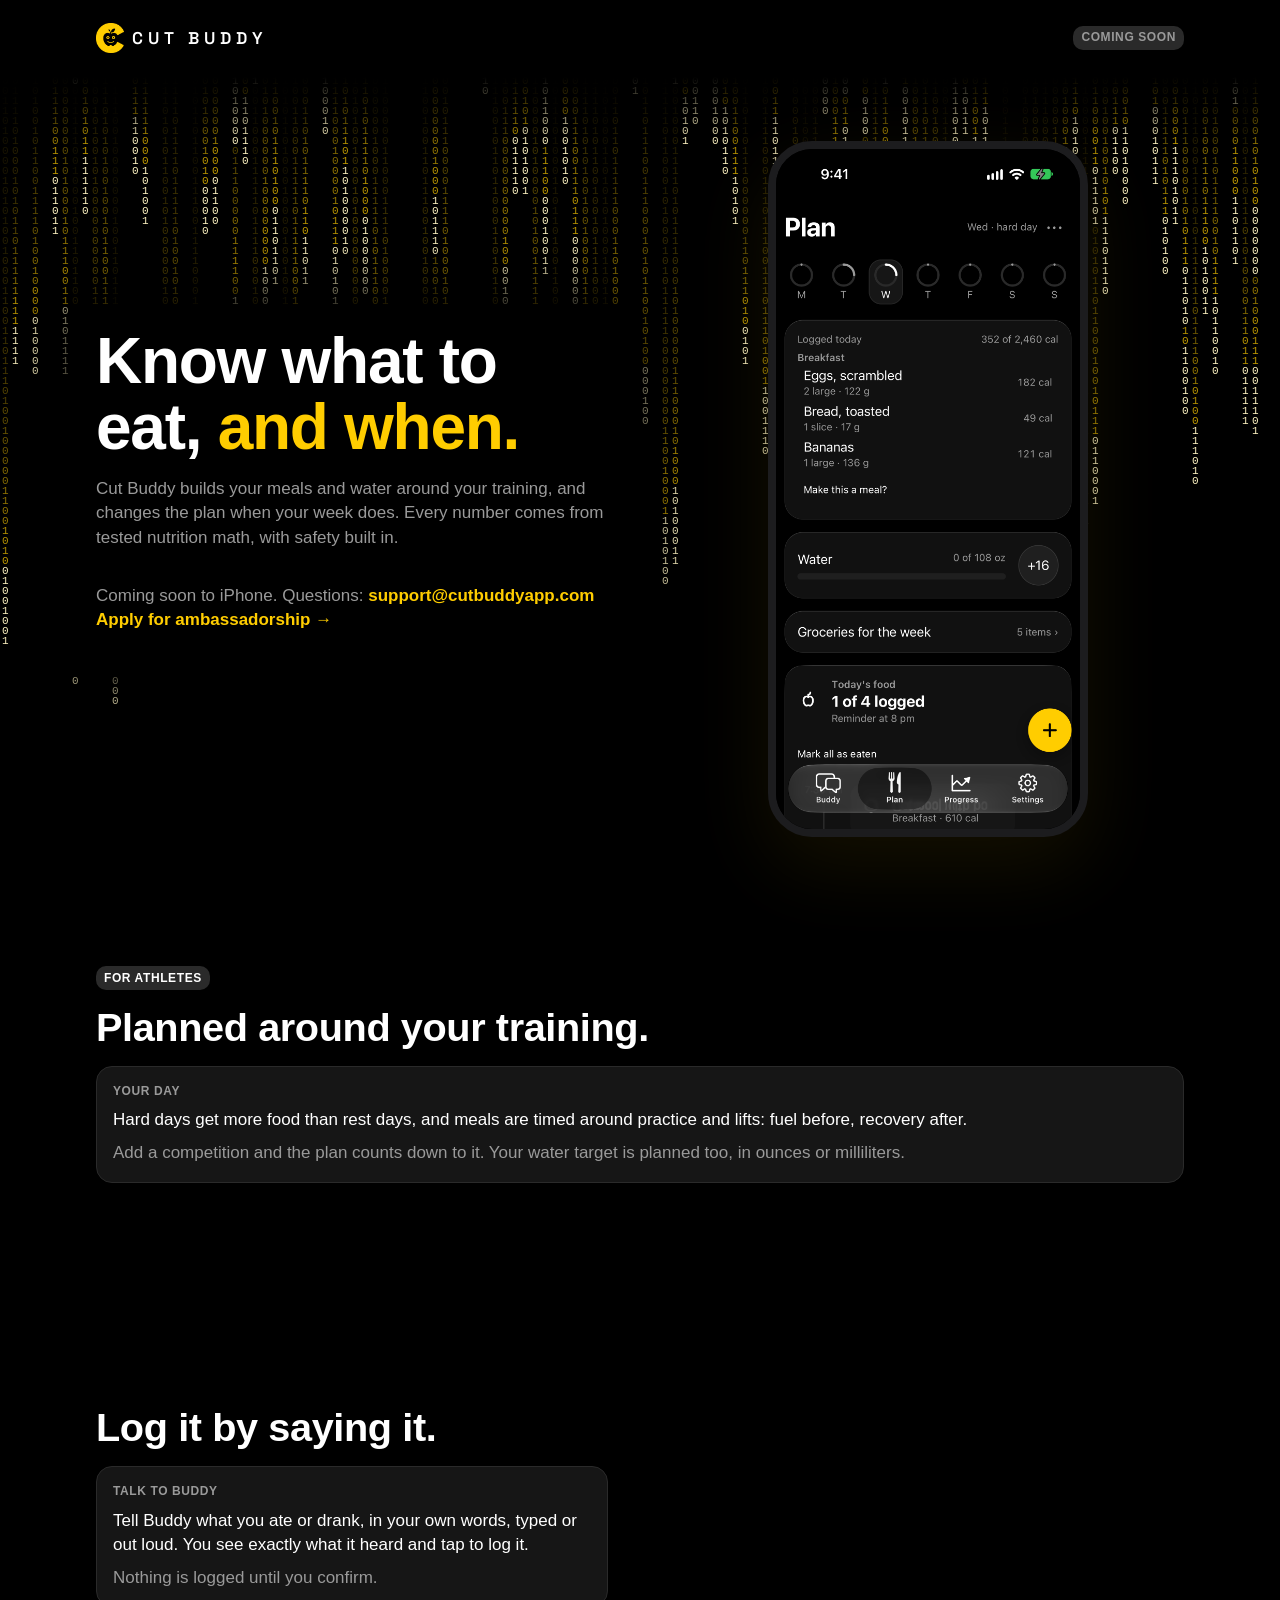
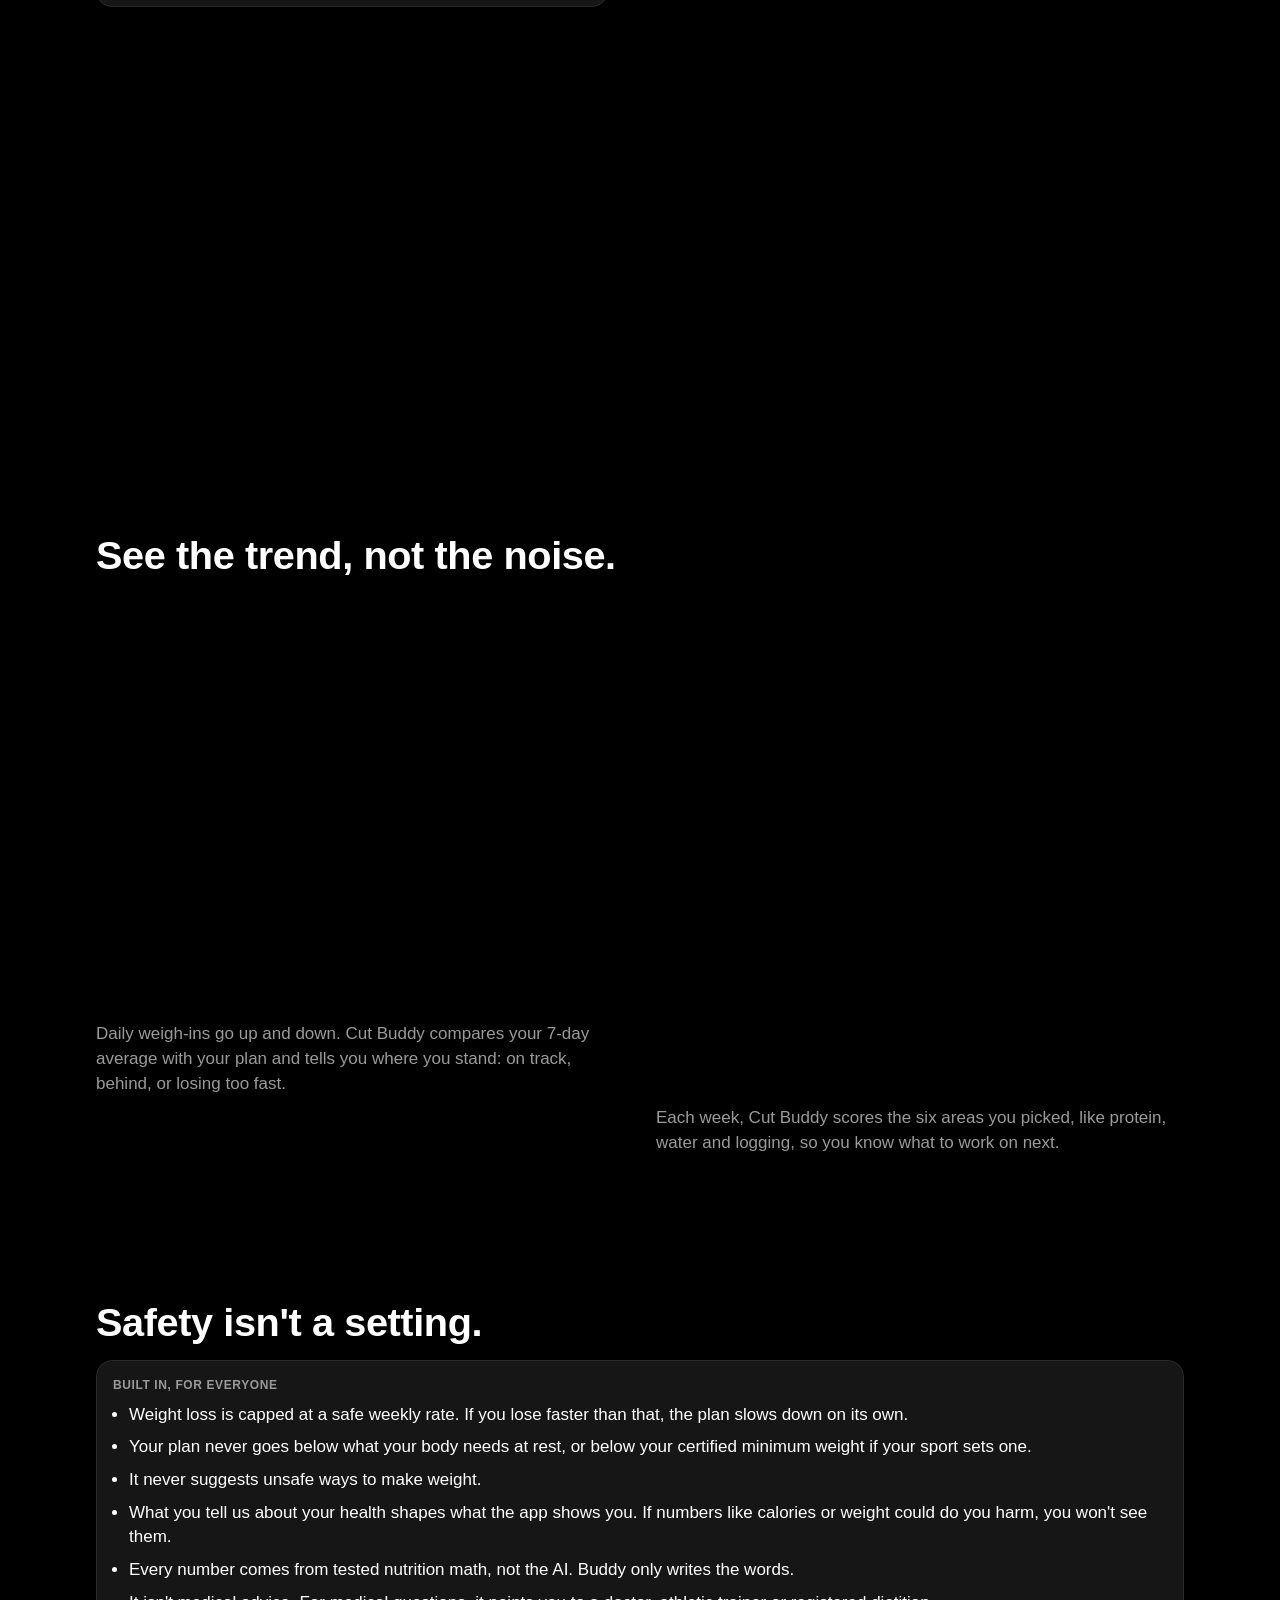
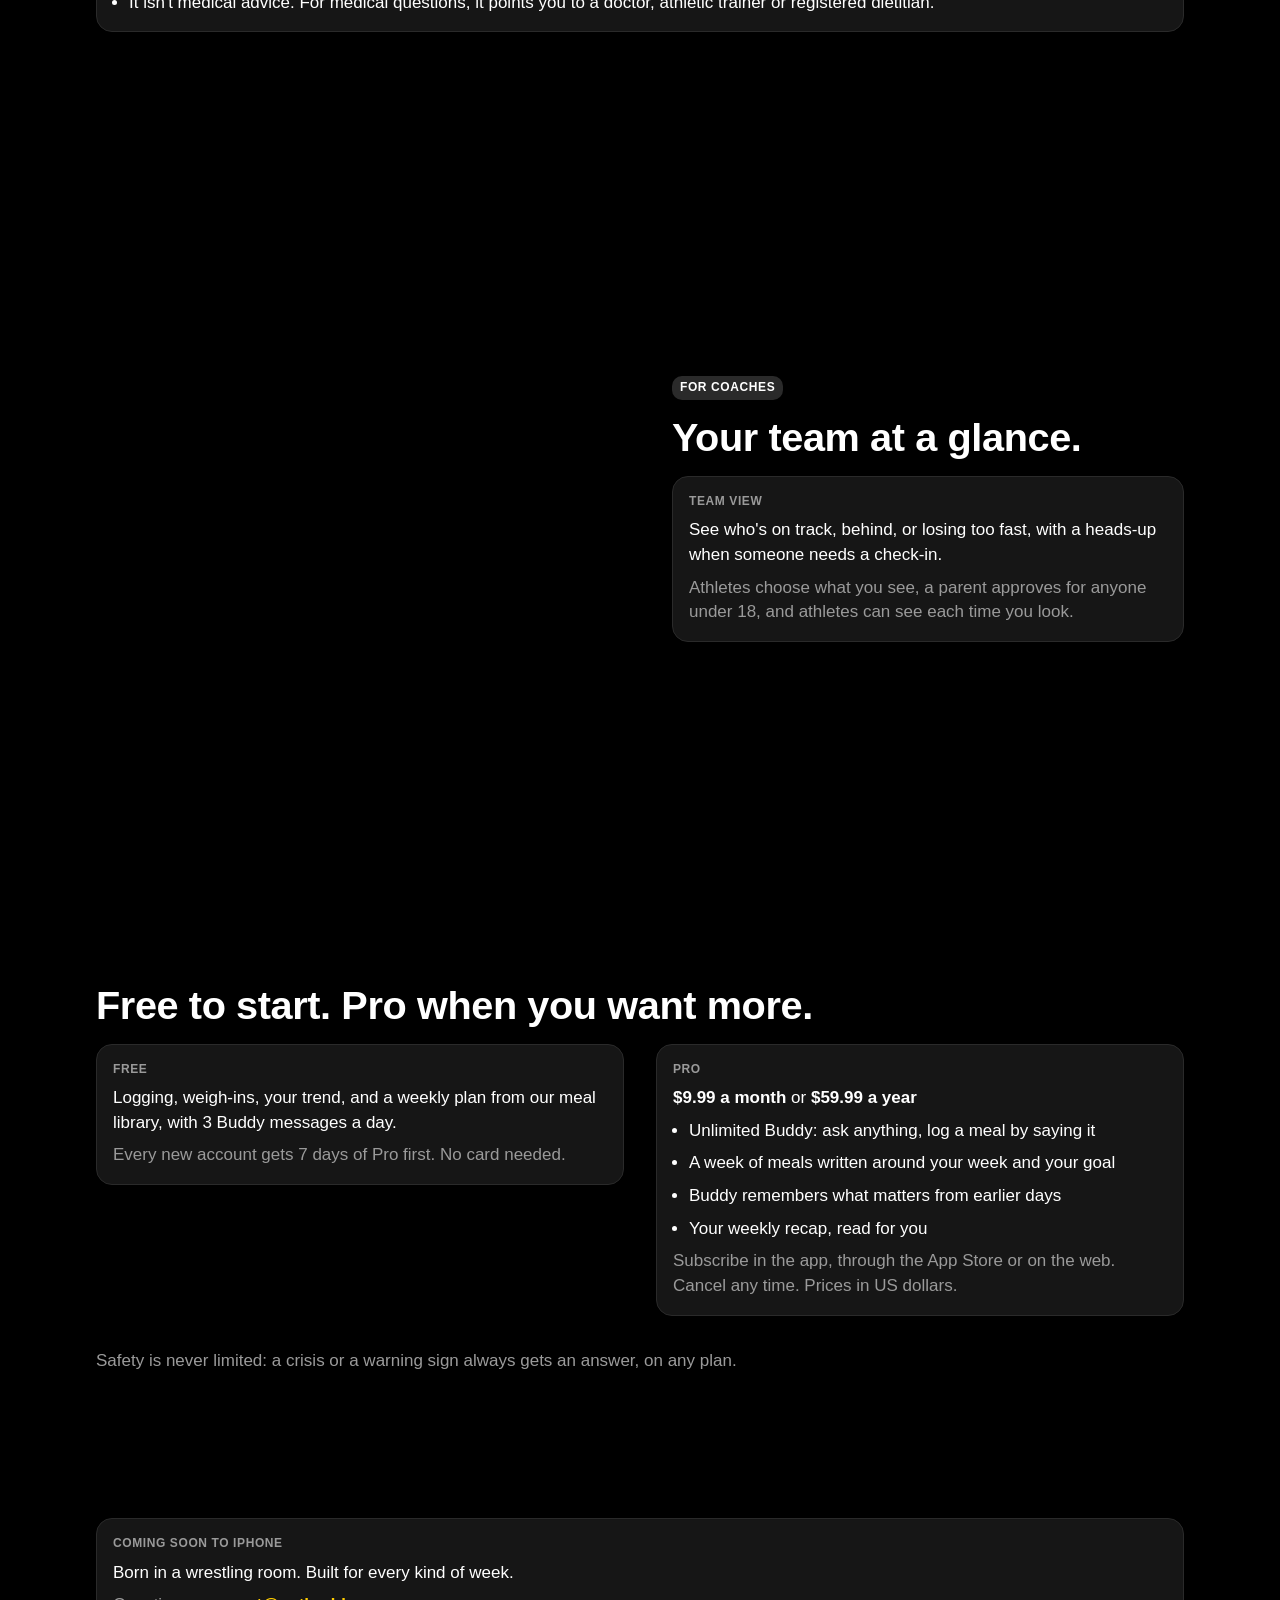
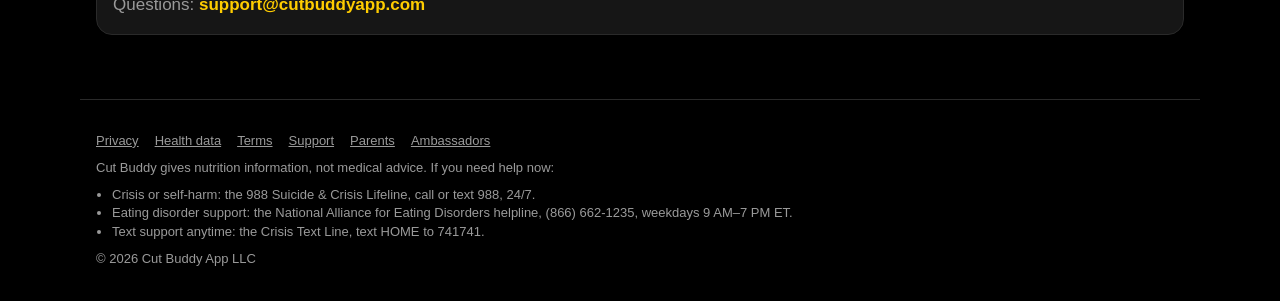
<file: index.html>
<!doctype html><html lang="en"><head><meta charset="utf-8"><meta name="color-scheme" content="dark"><style>html{background:#000;color-scheme:dark}</style><meta name="viewport" content="width=device-width, initial-scale=1, viewport-fit=cover"><meta name="robots" content="noindex, nofollow"><meta name="description" content="Cut Buddy builds your meals and water around your training, and changes the plan when your week does. Coming soon to iPhone."><link rel="icon" href="assets/app-icon-1024.png"><meta property="og:type" content="website"><meta property="og:site_name" content="Cut Buddy"><meta property="og:url" content="https://cutbuddyapp.com/"><meta property="og:title" content="Cut Buddy · Know what to eat, and when."><meta property="og:description" content="Nutrition that adapts to your training, travel and life. Coming soon to iPhone."><meta property="og:image" content="https://cutbuddyapp.com/og-image.png"><meta property="og:image:width" content="1200"><meta property="og:image:height" content="630"><meta property="og:image:alt" content="The Cut Buddy logo, a gold C around a smiling apple, on black, with the words Cut Buddy"><meta name="twitter:card" content="summary_large_image"><link rel="apple-touch-icon" href="apple-touch-icon.png"><link rel="preload" href="assets/fonts/SpaceGrotesk-Variable.ttf" as="font" type="font/ttf" crossorigin><link rel="stylesheet" href="theme.css"><script>/* The wordmark decodes on load (script after the header); until then its letters stay hidden. A failsafe shows them after 2.5 s. */if(!matchMedia("(prefers-reduced-motion: reduce)").matches){document.documentElement.classList.add("cb-wm-wait");setTimeout(function(){document.documentElement.classList.remove("cb-wm-wait")},2500)}</script><title>Cut Buddy: know what to eat, and when</title>
<style>
  /* Home-page layout only. Every value comes from theme.css. */
  .split { display: grid; gap: var(--cb-space-xl); align-items: center; }
  .shot { margin: 0; display: grid; justify-items: center; }
  .shot .cb-phone { justify-self: center; }
  /* Crops on wide screens: the image at most 402 px wide (3x for the 1206 px
     captures), so it's never upscaled; the card's padding and border go on top. */
  .crop { margin: 0; width: min(100%, calc(402px + 2 * var(--cb-space-md) + 2px)); justify-self: center; }
  .crop img { display: block; width: 100%; height: auto; border-radius: var(--cb-radius-sm); }
  .chart { margin: 0; }
  .chart img { display: block; width: 100%; height: auto; }
  main { overflow-x: clip; }  /* the desktop slides start off-screen; clip, not hidden, so nothing else changes */
  .hero { padding-top: var(--cb-space-sm); position: relative; isolation: isolate; }
  .hero .cb-display .hl { color: var(--cb-gold); }
  .lede { font-size: var(--cb-body-size); color: var(--cb-muted); max-width: 34em; margin: 0; }
  .h2 { font-size: calc(var(--cb-display-size) * 0.62); font-weight: 700; line-height: 1.1; letter-spacing: -0.01em; margin: 0; text-wrap: balance; }
  .pair { display: grid; gap: var(--cb-space-xl); align-items: start; }
  @media (max-width: 768px) { .crop { width: min(100%, calc(var(--cb-page) * 0.4)); } }  /* phones: as the live site */
  @media (min-width: 900px) {
    .split { grid-template-columns: 1fr 1fr; gap: calc(var(--cb-space-xl) * 2); }
    .split.flip > :first-child { order: 2; }
    .pair { grid-template-columns: 1fr 1fr; }
    .cb-section { padding-block: calc(var(--cb-space-xl) * 2); }
  }
</style></head><body>
<div class="cb-topbar" id="topbar"><header class="cb-wrap cb-header">
  <a class="cb-brand" href="index.html" aria-label="Cut Buddy, home"><img src="assets/logo-mark.png" alt="" width="390" height="427"><span class="cb-wordmark" id="wordmark">Cut Buddy</span></a>
  <span class="cb-pill is-dim">Coming soon</span>
</header></div>
<script src="assets/site.js"></script>
<main>

<section class="cb-wrap cb-section hero" id="hero" aria-labelledby="hero-heading">
  <canvas class="cb-rain" id="rain" aria-hidden="true"></canvas>
  <div class="split">
    <div class="cb-stack">
      <h1 class="cb-display" id="hero-heading">Know what to eat, <span class="hl">and when.</span></h1>
      <p class="lede">Cut Buddy builds your meals and water around your training, and changes the plan when your week does. Every number comes from tested nutrition math, with safety built&nbsp;in.</p>
      <p class="cb-muted">Coming soon to iPhone. Questions: <a class="cb-link" href="mailto:support@cutbuddyapp.com">support@cutbuddyapp.com</a><br>
        <a class="cb-link" href="ambassadors.html">Apply for ambassadorship →</a></p>
    </div>
    <figure class="shot" data-slide="exit">
      <div class="cb-phone"><img src="assets/screens/plan.png" alt="The Plan screen for a sample athlete: the week ahead, today's breakfast logged (eggs, toast and a banana, 352 of 2,460 calories), water, the grocery list and today's planned meals." width="1206" height="2622"></div>
    </figure>
  </div>
</section>

<section class="cb-wrap cb-section" aria-labelledby="plan-heading">
  <div class="cb-stack">
    <span><span class="cb-pill">For athletes</span></span>
    <h2 class="h2" id="plan-heading">Planned around your training.</h2>
    <div class="cb-card">
      <p class="cb-label">Your day</p>
      <p>Hard days get more food than rest days, and meals are timed around practice and lifts: fuel before, recovery after.</p>
      <p class="cb-muted">Add a competition and the plan counts down to it. Your water target is planned too, in ounces or milliliters.</p>
    </div>
  </div>
</section>

<section class="cb-wrap cb-section" aria-labelledby="log-heading">
  <div class="split">
    <div class="cb-stack">
      <h2 class="h2" id="log-heading">Log it by saying it.</h2>
      <div class="cb-card">
        <p class="cb-label">Talk to Buddy</p>
        <p>Tell Buddy what you ate or drank, in your own words, typed or out loud. You see exactly what it heard and tap to log it.</p>
        <p class="cb-muted">Nothing is logged until you confirm.</p>
      </div>
      <figure class="crop cb-card" data-slide="left">
        <img src="assets/screens/chat-confirm.png" alt="Buddy chat: someone typed &quot;Had a chicken bowl with rice and black beans for lunch&quot;. Buddy answers with the protein so far and what's still to go, and asks them to check the card and tap Log all. Below it: Logged 3 items to lunch." width="1206" height="760" loading="lazy" decoding="async">
      </figure>
    </div>
    <figure class="shot" data-slide="right">
      <div class="cb-phone"><img src="assets/screens/voice-mode.png" alt="Voice mode at the end of a conversation: Buddy says &quot;Here's what I've got: your lunch. Tap Log all to save it.&quot; above one card, a chicken bowl with rice and black beans, with Log all and Change." width="1206" height="2622" loading="lazy" decoding="async"></div>
    </figure>
  </div>
</section>

<section class="cb-wrap cb-section" aria-labelledby="trend-heading">
  <div class="cb-stack">
    <h2 class="h2" id="trend-heading">See the trend, not the noise.</h2>
    <div class="pair">
      <div class="cb-stack">
        <figure class="cb-card chart" data-slide="left">
          <p class="cb-label">Weight against plan</p>
          <img src="assets/screens/weight-chart.png" alt="A sample weight chart: daily weigh-ins as gray dots, the 7-day average as a gold line following the dashed plan line down to today." width="1106" height="752" loading="lazy" decoding="async">
        </figure>
        <p class="cb-muted">Daily weigh-ins go up and down. Cut Buddy compares your 7-day average with your plan and tells you where you stand: on track, behind, or losing too fast.</p>
      </div>
      <div class="cb-stack">
        <figure class="crop cb-card" data-slide="right">
          <img src="assets/screens/score-card.png" alt="This week's score for a sample athlete: 93, dialed in, with a radar of the six areas, and a tile for each: protein, energy, weight, fueling, water and logging, all on track." width="1206" height="1336" loading="lazy" decoding="async">
        </figure>
        <p class="cb-muted">Each week, Cut Buddy scores the six areas you picked, like protein, water and logging, so you know what to work on next.</p>
      </div>
    </div>
  </div>
</section>

<section class="cb-wrap cb-section" aria-labelledby="safety-heading">
  <div class="cb-stack">
    <h2 class="h2" id="safety-heading">Safety isn't a setting.</h2>
    <div class="cb-card">
      <p class="cb-label">Built in, for everyone</p>
      <ul class="cb-list">
        <li>Weight loss is capped at a safe weekly rate. If you lose faster than that, the plan slows down on its own.</li>
        <li>Your plan never goes below what your body needs at rest, or below your certified minimum weight if your sport sets one.</li>
        <li>It never suggests unsafe ways to make weight.</li>
        <li>What you tell us about your health shapes what the app shows you. If numbers like calories or weight could do you harm, you won't see them.</li>
        <li>Every number comes from tested nutrition math, not the AI. Buddy only writes the words.</li>
        <li>It isn't medical advice. For medical questions, it points you to a doctor, athletic trainer or registered dietitian.</li>
      </ul>
    </div>
  </div>
</section>

<section class="cb-wrap cb-section" aria-labelledby="coach-heading">
  <div class="split flip">
    <div class="cb-stack">
      <span><span class="cb-pill">For coaches</span></span>
      <h2 class="h2" id="coach-heading">Your team at a glance.</h2>
      <div class="cb-card">
        <p class="cb-label">Team view</p>
        <p>See who's on track, behind, or losing too fast, with a heads-up when someone needs a check-in.</p>
        <p class="cb-muted">Athletes choose what you see, a parent approves for anyone under 18, and athletes can see each time you look.</p>
      </div>
    </div>
    <figure class="shot" data-slide="left">
      <div class="cb-phone"><img src="assets/screens/coach-roster.png" alt="A sample coach's team screen: a heads-up that one athlete is losing faster than the safe rate, then the team grouped as too fast, behind and on track." width="804" height="1748" loading="lazy" decoding="async"></div>
    </figure>
  </div>
</section>

<section class="cb-wrap cb-section" id="pricing" aria-labelledby="pricing-heading">
  <div class="cb-stack">
    <h2 class="h2" id="pricing-heading">Free to start. Pro when you want more.</h2>
    <div class="pair">
      <div class="cb-card">
        <p class="cb-label">Free</p>
        <p>Logging, weigh-ins, your trend, and a weekly plan from our meal library, with 3 Buddy messages a day.</p>
        <p class="cb-muted">Every new account gets 7 days of Pro first. No card needed.</p>
      </div>
      <div class="cb-card">
        <p class="cb-label">Pro</p>
        <p><strong>$9.99 a month</strong> or <strong>$59.99 a year</strong></p>
        <ul class="cb-list">
          <li>Unlimited Buddy: ask anything, log a meal by saying it</li>
          <li>A week of meals written around your week and your goal</li>
          <li>Buddy remembers what matters from earlier days</li>
          <li>Your weekly recap, read for you</li>
        </ul>
        <p class="cb-muted">Subscribe in the app, through the App Store or on the web. Cancel any time. Prices in US dollars.</p>
      </div>
    </div>
    <p class="cb-muted">Safety is never limited: a crisis or a warning sign always gets an answer, on any plan.</p>
  </div>
</section>

<section class="cb-wrap cb-section" aria-labelledby="soon-heading">
  <div class="cb-card">
    <p class="cb-label" id="soon-heading">Coming soon to iPhone</p>
    <p>Born in a wrestling room. Built for every kind of week.</p>
    <p class="cb-muted">Questions: <a class="cb-link" href="mailto:support@cutbuddyapp.com">support@cutbuddyapp.com</a></p>
  </div>
</section>

</main>
<footer class="cb-wrap cb-footer">
  <nav aria-label="Policies and support"><a href="privacy.html">Privacy</a><a href="health-data.html">Health data</a><a href="terms.html">Terms</a><a href="support.html">Support</a><a href="guardians.html">Parents</a><a href="ambassadors.html">Ambassadors</a></nav>
  <p>Cut Buddy gives nutrition information, not medical advice. If you need help now:</p>
<!-- helplines:start (written by scripts/render-helplines.mjs from src/chat/helplines.ts; don't edit by hand) -->
<ul class="helplines">
<li>Crisis or self-harm: the 988 Suicide &amp; Crisis Lifeline, call or text 988, 24/7.</li>
<li>Eating disorder support: the National Alliance for Eating Disorders helpline, (866) 662-1235, weekdays 9 AM–7 PM ET.</li>
<li>Text support anytime: the Crisis Text Line, text HOME to 741741.</li>
</ul>
<!-- helplines:end -->
  <p>© 2026 Cut Buddy App LLC</p>
</footer>
<script>
/* The home page's motion (the bar's line is assets/site.js): the launch rain behind the
   hero, and (wide screens only) the screenshots sliding in. No libraries,
   nothing loaded, nothing stored. Colours and the digit font come from theme.css. */
(function () {
  "use strict";
  var reduced = window.matchMedia("(prefers-reduced-motion: reduce)").matches;
  var wide = window.matchMedia("(min-width: 769px)");   // phones (768 px and under) get no scroll motion

  /* ---- Wide screens: screenshots slide in from their side, and back out once
     they've fully left; whenever any of one is on screen it's fully opaque ---- */
  var hero = document.getElementById("hero");
  var heroShot = hero.querySelector('[data-slide="exit"]');
  if (!reduced && "IntersectionObserver" in window) {
    document.documentElement.classList.add("cb-motion");
    var io = new IntersectionObserver(function (entries) {
      entries.forEach(function (e) {
        if (e.isIntersecting) e.target.classList.add("is-in");
        else e.target.classList.remove("is-in");
      });
    }, { threshold: 0, rootMargin: "0px 0px -10% 0px" });
    document.querySelectorAll('[data-slide="left"], [data-slide="right"]').forEach(function (el) { io.observe(el); });
  }
  // The hero phone follows the scroll off to the right as the hero leaves (wide screens only).
  function onScrollHero() {
    var p = reduced || !wide.matches ? 0 : Math.min(1, Math.max(0, window.scrollY / Math.max(1, hero.offsetHeight * 0.85)));
    heroShot.style.transform = p === 0 ? "" : "translate3d(" + (40 * p).toFixed(2) + "vw,0,0)";
    heroShot.style.opacity = p === 0 ? "" : (1 - p).toFixed(3);
  }

  var ticking = false;
  window.addEventListener("scroll", function () {
    if (ticking) return; ticking = true;
    requestAnimationFrame(function () { ticking = false; onScrollHero(); });
  }, { passive: true });
  wide.addEventListener("change", onScrollHero);
  onScrollHero();

  /* ---- The launch rain (cut-buddy-ai design/launch-animation, the reference) ----
     Gold 0s and 1s in 10 px columns, 1–2 drops a column at 34–68 rows a second,
     trails fading by e^(-3.4 t), heads pale gold, on a transparent canvas. A soft
     dark fade keeps it out from behind the text block from the first frame.
     From 2 s it settles over 4 s, gradually: the intro streams retire one
     by one at random times, each new drop falls a little slower than the last,
     trails lengthen, slow drops drift in from above, and the whole layer eases
     down (a sine ease, gentle at both ends) to --cb-rain-rest.
     Paused whenever the hero is off-screen or the tab is hidden; a resize or a
     rotation keeps what's falling. With reduced motion there's no rain at all. */
  var cv = document.getElementById("rain");
  var ctx = !reduced && cv.getContext && cv.getContext("2d");
  if (!ctx) { cv.hidden = true; return; }
  var css = getComputedStyle(document.documentElement);
  var GOLD = css.getPropertyValue("--cb-gold").trim();
  var PALE = css.getPropertyValue("--cb-gold-pale").trim();
  var BLACK = css.getPropertyValue("--cb-black").trim();
  var MONO = css.getPropertyValue("--cb-mono").trim();
  var textBlock = hero.querySelector(".split > .cb-stack");
  var CELL = 10, SETTLE = 2.0, EASE = 4.0, RETIRE = 3.2;   // seconds: settle start, its length, the spread of stream retirements
  var W = 0, H = 0, COLS = 0, ROWS = 0, dpr = 1, bright, ch, drops = [], clearBox, zone;
  var live = [], lit;   // the lit cells only, so a frame never scans the whole grid
  var hole;             // the cells the dark fade covers completely: never drawn
  var t = 0, last = null, raf = 0, visible = true, settled = false;
  var level = 1, rest = 0.22, eased = 0;   // the layer's brightness: 1 in the intro, easing to rest

  // Intro drops as the reference, sped up in proportion when the hero is taller
  // than its 85-row screen; slow drops after the settle.
  function drop(col, slow, y) {
    var fast = (34 + Math.random() * 34) * Math.max(1, ROWS / 85), calm = 4 + Math.random() * 6;
    return { col: col, slow: slow, prev: null, retire: SETTLE + Math.random() * RETIRE,
      y: y !== undefined ? y : slow ? -Math.random() * ROWS : -Math.random() * ROWS * 0.9,
      // an intro drop born during the settle falls slower the further the settle has gone
      v: slow ? calm : fast + (calm * 2 - fast) * eased };
  }
  function addDrops(fromCol) {
    for (var c = fromCol; c < COLS; c++) {
      if (settled) { if (c % 3 === 0) drops.push(drop(c, true)); continue; }
      var n = 1 + (Math.random() < 0.55 ? 1 : 0);
      for (var d = 0; d < n; d++) drops.push(drop(c, false));
    }
  }
  // Size the canvas to the hero (devicePixelRatio, capped at 3, and lower for a
  // very large canvas), keeping what's already on it and what's falling.
  function size() {
    rest = parseFloat(getComputedStyle(cv).getPropertyValue("--cb-rain-rest")) || 0.22;   // differs by width
    var r = cv.getBoundingClientRect();
    var w = Math.max(1, Math.round(r.width)), h = Math.max(1, Math.round(r.height));
    var d = Math.min(window.devicePixelRatio || 1, 3);
    while (d > 1 && w * h * d * d > 8e6) d -= 0.5;
    var b = textBlock.getBoundingClientRect();
    var box = { x: b.left - r.left, y: b.top - r.top, w: b.width, h: b.height };
    var moved = !clearBox || box.x !== clearBox.x || box.y !== clearBox.y || box.w !== clearBox.w || box.h !== clearBox.h;
    clearBox = box;
    if (moved || d !== dpr) makeZone(d);
    hole = { c0: Math.ceil((box.x - PAD) / CELL), c1: Math.floor((box.x + box.w + PAD) / CELL) - 1,
             r0: Math.ceil((box.y - PAD) / CELL) + 1, r1: Math.floor((box.y + box.h + PAD) / CELL) - 2 };
    if (w === W && h === H && d === dpr) return;
    var cols = Math.ceil(w / CELL), rows = Math.ceil(h / CELL);
    var nb = new Float32Array(cols * rows), nc = new Uint8Array(cols * rows);
    for (var i = 0; i < nc.length; i++) nc[i] = Math.random() < 0.5 ? 0 : 1;
    if (bright) for (var y = 0; y < Math.min(rows, ROWS); y++) for (var x = 0; x < Math.min(cols, COLS); x++) {
      nb[y * cols + x] = bright[y * COLS + x]; nc[y * cols + x] = ch[y * COLS + x];
    }
    var oldCols = COLS;
    W = w; H = h; dpr = d; COLS = cols; ROWS = rows; bright = nb; ch = nc;
    lit = new Uint8Array(cols * rows); live = [];
    for (var q = 0; q < nb.length; q++) if (nb[q] > 0) { lit[q] = 1; live.push(q); }
    cv.width = Math.round(W * dpr); cv.height = Math.round(H * dpr);
    drops = drops.filter(function (dr) { return dr.col < COLS; });
    addDrops(oldCols);
  }

  // The soft dark fade over the text block, blurred once and reused every frame.
  var PAD = 24, BLUR = 56, M = PAD + BLUR * 2;
  function makeZone(d) {
    var k = clearBox, z = document.createElement("canvas");
    z.width = Math.ceil((k.w + M * 2) * d); z.height = Math.ceil((k.h + M * 2) * d);
    var x = z.getContext("2d"); x.fillStyle = BLACK; x.shadowColor = BLACK; x.shadowBlur = BLUR * d;
    x.fillRect((M - PAD) * d, (M - PAD) * d, (k.w + PAD * 2) * d, (k.h + PAD * 2) * d);
    x.fillRect((M - PAD) * d, (M - PAD) * d, (k.w + PAD * 2) * d, (k.h + PAD * 2) * d);
    zone = z;
  }

  function draw(dt) {
    for (var d = 0; d < drops.length; d++) {
      var dr = drops[d]; if (dr.dead) continue;
      var from = Math.floor(dr.prev === null ? dr.y : dr.prev); dr.prev = dr.y;
      dr.y += dr.v * dt; var to = Math.floor(dr.y);
      for (var row = Math.max(0, from); row <= Math.min(ROWS - 1, to); row++) {
        var idx = row * COLS + dr.col; bright[idx] = 1; ch[idx] = Math.random() < 0.5 ? 0 : 1;
        if (!lit[idx]) { lit[idx] = 1; live.push(idx); }
      }
      if (dr.y > ROWS + 4) {
        if (dr.slow || t < dr.retire) { var nd = drop(dr.col, dr.slow, -Math.random() * 12); dr.y = nd.y; dr.v = nd.v; dr.prev = null; }
        else dr.dead = true;   // past its own retirement time, an intro stream finishes its fall and stops
      }
    }
    if (settled) drops = drops.filter(function (dr) { return !dr.dead; });
    // The settle's progress, eased (sine in-out): it drives the layer's brightness
    // and lengthens the trails from the reference's e^(-3.4 t) to e^(-1.2 t).
    var k = settled ? Math.min(1, (t - SETTLE) / EASE) : 0;
    eased = (1 - Math.cos(Math.PI * k)) / 2;
    level = 1 - (1 - rest) * eased;
    var decay = Math.exp(-dt * (3.4 - 2.2 * eased));
    ctx.setTransform(1, 0, 0, 1, 0, 0);
    ctx.globalAlpha = 1; ctx.clearRect(0, 0, cv.width, cv.height);
    ctx.setTransform(dpr, 0, 0, dpr, 0, 0);
    ctx.font = "500 11px " + MONO; ctx.textBaseline = "top";
    var fill = "";
    var keep = 0;
    for (var n = 0; n < live.length; n++) {
      var i = live[n], b = bright[i];
      if (b < 0.05) { bright[i] = 0; lit[i] = 0; continue; }   // too faint to see: retired
      live[keep++] = i; bright[i] = b * decay;
      var col = i % COLS, row = (i - col) / COLS;
      if (col >= hole.c0 && col <= hole.c1 && row >= hole.r0 && row <= hole.r1) continue;   // under the dark fade
      var head = b > 0.93, f = head ? PALE : GOLD;
      if (f !== fill) { ctx.fillStyle = fill = f; }
      ctx.globalAlpha = (head ? b : b * 0.9) * level;
      ctx.fillText(ch[i] ? "1" : "0", col * CELL + 2, row * CELL - 1);
    }
    live.length = keep;
    ctx.setTransform(1, 0, 0, 1, 0, 0); ctx.globalAlpha = 1;
    ctx.drawImage(zone, Math.round((clearBox.x - M) * dpr), Math.round((clearBox.y - M) * dpr));
  }

  function tick(now) {
    raf = 0;
    if (!visible) { last = null; return; }
    // Time only moves while it's drawn: a frame after a pause counts as one frame, never a burst.
    var dt = last === null ? 1 / 60 : Math.min(0.05, (now - last) / 1000); last = now;
    t += dt;
    if (t >= 0.25) draw(dt);
    if (!settled && t >= SETTLE) {
      settled = true;
      addDrops(0);   // the slow rain begins above the top; the intro streams keep falling until they retire
    }
    cv.dataset.frames = (+cv.dataset.frames || 0) + 1;   // a frame count, for checking that it pauses
    cv.dataset.phase = !settled ? "intro" : eased < 1 ? "settling" : "rest";
    raf = requestAnimationFrame(tick);
  }
  function resume() { if (!raf && visible) raf = requestAnimationFrame(tick); }

  size();
  // Resizes, rotations and late layout (fonts, images) re-size the canvas without restarting it.
  var pending = false;
  new ResizeObserver(function () { if (pending) return; pending = true; requestAnimationFrame(function () { pending = false; size(); }); }).observe(hero);
  var onScreen = true;
  function update() { visible = onScreen && !document.hidden; last = null; if (visible) resume(); }
  new IntersectionObserver(function (e) { onScreen = e[0].isIntersecting; update(); }).observe(hero);
  document.addEventListener("visibilitychange", update);
  window.addEventListener("pageshow", function (e) { if (e.persisted) update(); });   // back/forward cache
  resume();
})();
</script>
</body></html>
</file>
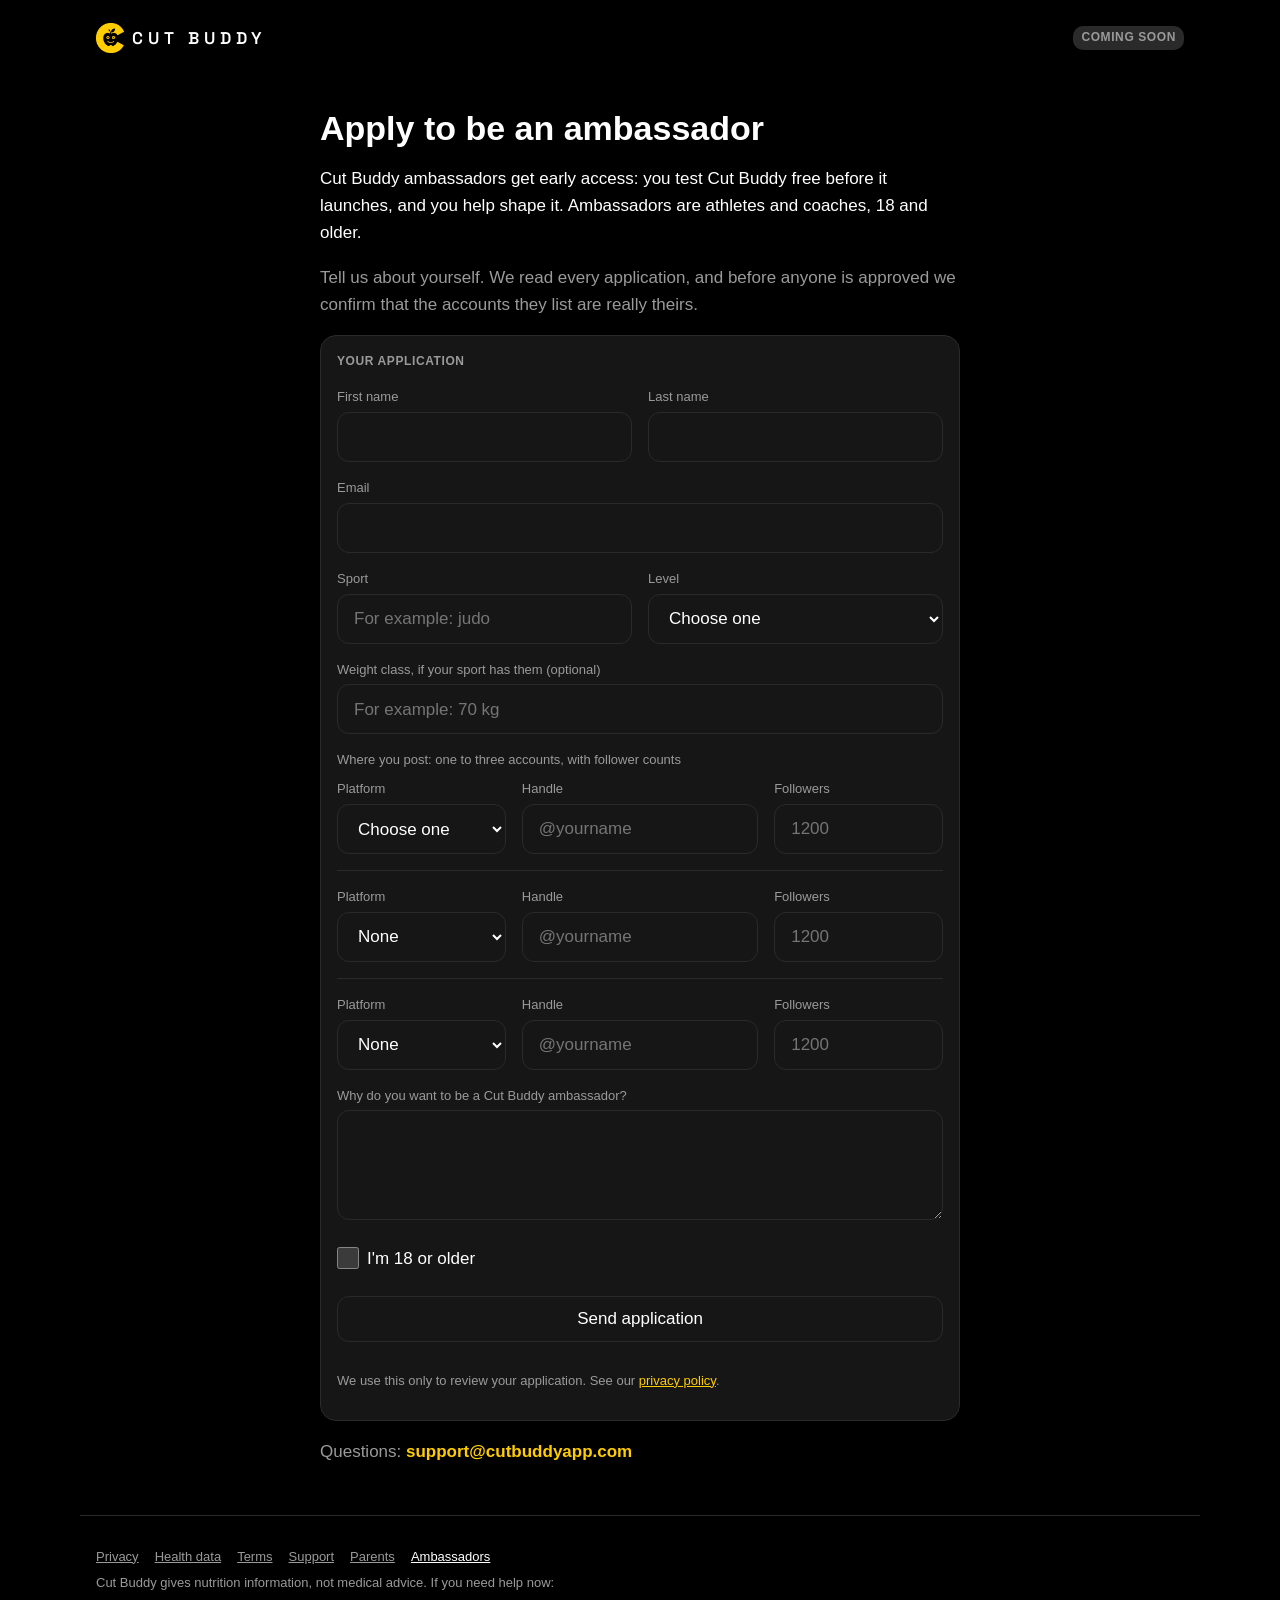
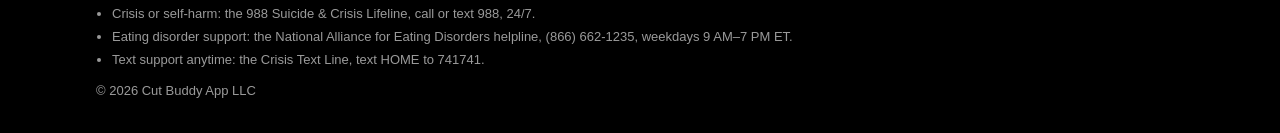
<file: ambassadors.html>
<!doctype html><html lang="en"><head><meta charset="utf-8"><meta name="color-scheme" content="dark"><style>html{background:#000;color-scheme:dark}</style><meta name="viewport" content="width=device-width, initial-scale=1, viewport-fit=cover"><meta name="robots" content="noindex, nofollow"><meta name="description" content="Cut Buddy ambassadors get early access, test the app free before launch and help shape it. Athletes and coaches, 18 and older."><link rel="icon" href="assets/app-icon-1024.png"><link rel="apple-touch-icon" href="apple-touch-icon.png"><link rel="stylesheet" href="theme.css"><title>Apply to be a Cut Buddy ambassador</title>
<style>
  /* Ambassador page layout only. Every value comes from theme.css. */
  .apply { gap: var(--cb-space-md); }
  .pair, .social { display: grid; gap: var(--cb-space-md); }
  .social + .social { padding-top: var(--cb-space-md); border-top: 1px solid var(--cb-line); }
  @media (min-width: 600px) {
    .pair { grid-template-columns: 1fr 1fr; }
    .social { grid-template-columns: 1fr 1.4fr 1fr; }
  }
</style></head><body class="cb-text">
<div class="cb-topbar" id="topbar"><header class="cb-wrap cb-header">
  <a class="cb-brand" href="index.html" aria-label="Cut Buddy, home"><img src="assets/logo-mark.png" alt="" width="390" height="427"><span class="cb-wordmark" id="wordmark">Cut Buddy</span></a>
  <span class="cb-pill is-dim">Coming soon</span>
</header></div>
<script src="assets/site.js"></script>
<main>
<h1>Apply to be an ambassador</h1>
<p>Cut Buddy ambassadors get early access: you test Cut Buddy free before it launches, and you help shape it. Ambassadors are athletes and coaches, 18 and older.</p>
<p class="cb-muted">Tell us about yourself. We read every application, and before anyone is approved we confirm that the accounts they list are really theirs.</p>

<div class="cb-card apply">
  <p class="cb-label">Your application</p>
  <form id="apply" class="cb-form" novalidate>
    <div class="pair">
      <div class="cb-field-wrap" data-for="invalid_name"><label class="cb-field">First name <input class="cb-input" name="first_name" autocomplete="given-name" required maxlength="60"></label></div>
      <div class="cb-field-wrap" data-for="invalid_name"><label class="cb-field">Last name <input class="cb-input" name="last_name" autocomplete="family-name" required maxlength="60"></label></div>
    </div>
    <p class="cb-field-error" id="err-invalid_name" hidden></p>
    <div class="cb-field-wrap" data-for="invalid_email"><label class="cb-field">Email <input class="cb-input" name="email" type="email" autocomplete="email" inputmode="email" required></label>
      <p class="cb-field-error" id="err-invalid_email" hidden></p></div>
    <div class="pair">
      <div class="cb-field-wrap" data-for="invalid_sport"><label class="cb-field">Sport <input class="cb-input" name="sport" required maxlength="60" placeholder="For example: judo"></label>
        <p class="cb-field-error" id="err-invalid_sport" hidden></p></div>
      <div class="cb-field-wrap" data-for="invalid_level"><label class="cb-field">Level
        <select class="cb-input" name="level" required>
          <option value="" selected disabled>Choose one</option>
          <option value="high_school">High school</option><option value="college">College</option>
          <option value="club">Club</option><option value="professional">Professional</option><option value="other">Other</option>
        </select></label>
        <p class="cb-field-error" id="err-invalid_level" hidden></p></div>
    </div>
    <div class="cb-field-wrap" data-for="invalid_weight_class"><label class="cb-field">Weight class, if your sport has them (optional) <input class="cb-input" name="weight_class" maxlength="30" placeholder="For example: 70 kg"></label>
      <p class="cb-field-error" id="err-invalid_weight_class" hidden></p></div>
    <fieldset class="cb-fieldset cb-field-wrap" data-for="invalid_socials">
      <legend>Where you post: one to three accounts, with follower counts</legend>
      <div class="social" data-social="1">
        <label class="cb-field">Platform
          <select class="cb-input" name="platform1" required>
            <option value="" disabled selected>Choose one</option>
            <option value="instagram">Instagram</option><option value="tiktok">TikTok</option><option value="x">X</option>
            <option value="youtube">YouTube</option><option value="other">Other</option>
          </select>
        </label>
        <label class="cb-field">Handle <input class="cb-input" name="handle1" autocomplete="off" autocapitalize="none" spellcheck="false" maxlength="61" placeholder="@yourname" required></label>
        <label class="cb-field">Followers <input class="cb-input" name="followers1" type="number" inputmode="numeric" min="0" max="1000000000" step="1" placeholder="1200" required></label>
      </div>
      <div class="social" data-social="2">
        <label class="cb-field">Platform
          <select class="cb-input" name="platform2">
            <option value="" selected>None</option>
            <option value="instagram">Instagram</option><option value="tiktok">TikTok</option><option value="x">X</option>
            <option value="youtube">YouTube</option><option value="other">Other</option>
          </select>
        </label>
        <label class="cb-field">Handle <input class="cb-input" name="handle2" autocomplete="off" autocapitalize="none" spellcheck="false" maxlength="61" placeholder="@yourname"></label>
        <label class="cb-field">Followers <input class="cb-input" name="followers2" type="number" inputmode="numeric" min="0" max="1000000000" step="1" placeholder="1200"></label>
      </div>
      <div class="social" data-social="3">
        <label class="cb-field">Platform
          <select class="cb-input" name="platform3">
            <option value="" selected>None</option>
            <option value="instagram">Instagram</option><option value="tiktok">TikTok</option><option value="x">X</option>
            <option value="youtube">YouTube</option><option value="other">Other</option>
          </select>
        </label>
        <label class="cb-field">Handle <input class="cb-input" name="handle3" autocomplete="off" autocapitalize="none" spellcheck="false" maxlength="61" placeholder="@yourname"></label>
        <label class="cb-field">Followers <input class="cb-input" name="followers3" type="number" inputmode="numeric" min="0" max="1000000000" step="1" placeholder="1200"></label>
      </div>
      <p class="cb-field-error" id="err-invalid_socials" hidden></p>
    </fieldset>
    <div class="cb-field-wrap" data-for="invalid_why"><label class="cb-field">Why do you want to be a Cut Buddy ambassador? <textarea class="cb-input" name="why" required maxlength="500"></textarea></label>
      <p class="cb-field-error" id="err-invalid_why" hidden></p></div>
    <div class="cb-field-wrap" data-for="under_18"><label class="cb-check"><input name="age" type="checkbox" required> I'm 18 or older</label>
      <p class="cb-field-error" id="err-under_18" hidden></p></div>
    <div class="cb-trap" aria-hidden="true">
      <label>Website <input name="website" tabindex="-1" autocomplete="off"></label>
    </div>
    <button type="submit" class="cb-btn is-outline">Send application</button>
    <p class="cb-caption">We use this only to review your application. See our <a href="privacy.html">privacy policy</a>.</p>
    <p id="apply-status" class="cb-status" role="status"></p>
  </form>
</div>
<p class="cb-muted">Questions: <a class="cb-link" href="mailto:support@cutbuddyapp.com">support@cutbuddyapp.com</a></p>
</main>
<footer class="cb-wrap cb-footer">
  <nav aria-label="Policies and support"><a href="privacy.html">Privacy</a><a href="health-data.html">Health data</a><a href="terms.html">Terms</a><a href="support.html">Support</a><a href="guardians.html">Parents</a><a href="ambassadors.html" aria-current="page">Ambassadors</a></nav>
  <p>Cut Buddy gives nutrition information, not medical advice. If you need help now:</p>
<!-- helplines:start (written by scripts/render-helplines.mjs from src/chat/helplines.ts; don't edit by hand) -->
<ul class="helplines">
<li>Crisis or self-harm: the 988 Suicide &amp; Crisis Lifeline, call or text 988, 24/7.</li>
<li>Eating disorder support: the National Alliance for Eating Disorders helpline, (866) 662-1235, weekdays 9 AM–7 PM ET.</li>
<li>Text support anytime: the Crisis Text Line, text HOME to 741741.</li>
</ul>
<!-- helplines:end -->
  <p>© 2026 Cut Buddy App LLC</p>
</footer>
<script>
/* The application posts to apply_ambassador (cut-buddy-ai PR #21, whose
   description is the contract) with the site's public key, the waitlist's
   pattern: every key sent every time, the honeypot always sent. A refusal's
   message is shown as is, under the field its hint names; rate_limited and
   anything unexpected show under the button. The same thank-you for a new
   applicant and one who has already applied: the server answers the same. */
(function () {
  var URL_ = "https://xbbfsizidhtdkhirwvqx.supabase.co/rest/v1/rpc/apply_ambassador";
  var KEY = "eyJhbGciOiJIUzI1NiIsInR5cCI6IkpXVCJ9.eyJpc3MiOiJzdXBhYmFzZSIsInJlZiI6InhiYmZzaXppZGh0ZGtoaXJ3dnF4Iiwicm9sZSI6ImFub24iLCJpYXQiOjE3OTA1Mjg5MjYsImV4cCI6MjEwNjEwNDkyNn0.q8qyZ0KMQ-FtB7YgVzEe4syFeYTT7DtjE6NzoEeleIQ";
  var FIELD_HINTS = ["invalid_name", "invalid_email", "invalid_sport", "invalid_level", "invalid_weight_class", "invalid_socials", "invalid_why", "under_18"];
  var form = document.getElementById("apply");
  var status = document.getElementById("apply-status");

  function clearErrors() {
    FIELD_HINTS.forEach(function (h) { var e = document.getElementById("err-" + h); e.hidden = true; e.textContent = ""; });
    form.querySelectorAll("[aria-invalid]").forEach(function (el) { el.removeAttribute("aria-invalid"); el.removeAttribute("aria-describedby"); });
    status.textContent = "";
  }
  function showError(hint, message) {
    var e = document.getElementById("err-" + hint);
    if (!e) { status.textContent = message; return; }
    e.textContent = message; e.hidden = false;
    var fields = form.querySelectorAll('[data-for="' + hint + '"] input, [data-for="' + hint + '"] select, [data-for="' + hint + '"] textarea');
    fields.forEach(function (f) { f.setAttribute("aria-invalid", "true"); f.setAttribute("aria-describedby", e.id); });
    if (fields[0]) fields[0].focus();
  }
  // Social accounts: the rows with anything in them, 1 to 3. Followers go as a JSON number.
  function socials(el) {
    var out = [];
    [1, 2, 3].forEach(function (n) {
      var platform = el["platform" + n].value, handle = el["handle" + n].value.trim(), f = el["followers" + n].value.trim();
      if (!platform && !handle && !f) return;
      out.push({ platform: platform, handle: handle, followers: f === "" ? null : Number(f) });
    });
    return out;
  }

  form.addEventListener("submit", async function (e) {
    e.preventDefault();
    var el = form.elements, button = form.querySelector("button[type=submit]");
    clearErrors(); button.disabled = true;
    var weightClass = el.weight_class.value.trim();
    try {
      var res = await fetch(URL_, {
        method: "POST",
        headers: { apikey: KEY, Authorization: "Bearer " + KEY, "Content-Type": "application/json" },
        body: JSON.stringify({
          p_first_name: el.first_name.value, p_last_name: el.last_name.value, p_email: el.email.value,
          p_sport: el.sport.value, p_level: el.level.value, p_weight_class: weightClass === "" ? null : weightClass,
          p_socials: socials(el), p_why: el.why.value, p_is_18_or_older: el.age.checked, p_website: el.website.value,
        }),
      });
      var body = await res.json().catch(function () { return {}; });
      if (res.ok && body.ok) { form.reset(); status.textContent = "Thanks for applying. We'll email you once we've reviewed it."; }
      else if (body.message) showError(body.hint, body.message);
      else status.textContent = "Something went wrong. Try again in a minute.";
    } catch (err) {
      status.textContent = "Something went wrong. Try again in a minute.";
    } finally { button.disabled = false; }
  });
})();
</script>
</body></html>
</file>
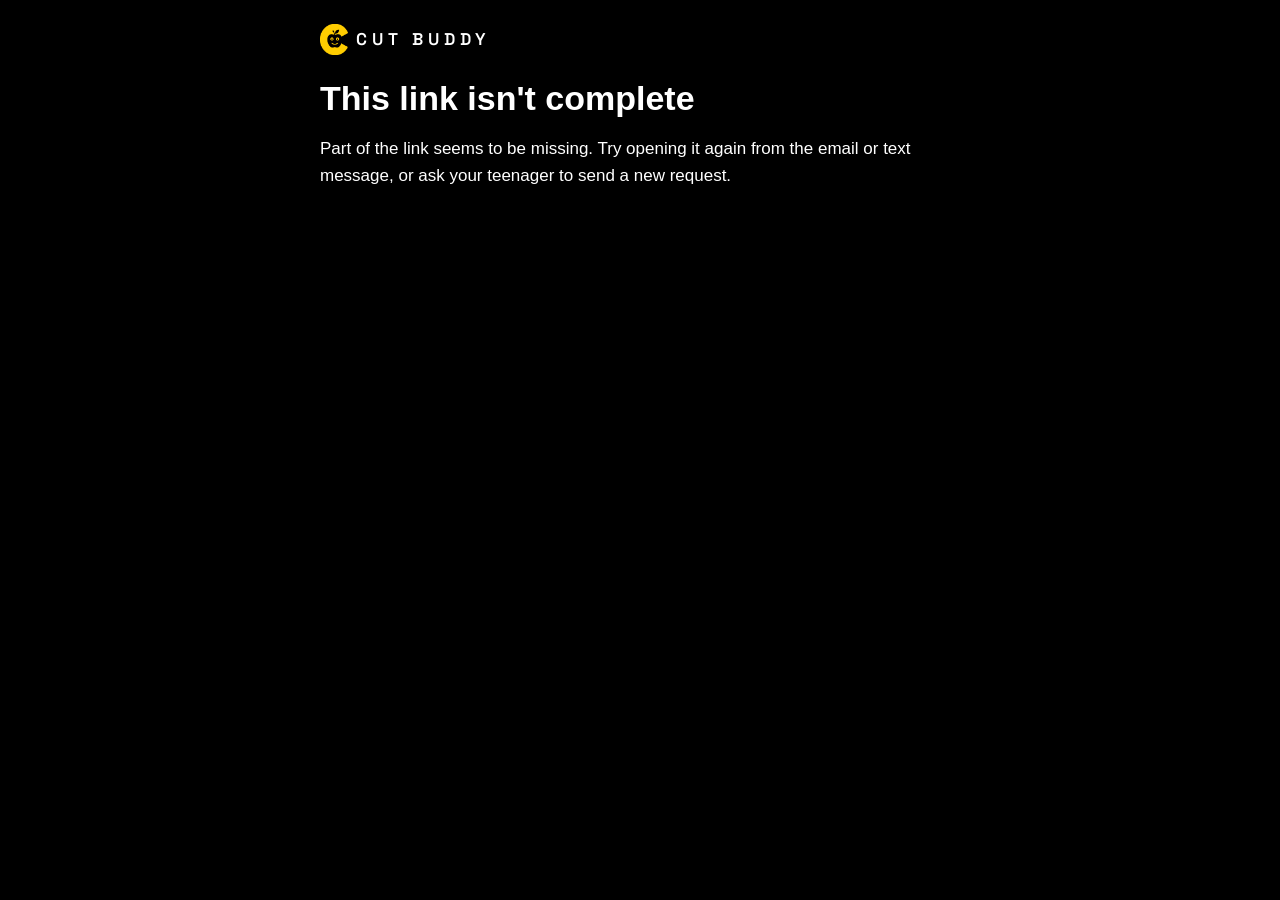
<file: approve.html>
<!doctype html><html lang="en"><head><meta charset="utf-8"><meta name="viewport" content="width=device-width, initial-scale=1, viewport-fit=cover"><meta name="robots" content="noindex, nofollow"><meta name="referrer" content="no-referrer"><link rel="stylesheet" href="style.css"><title>Approve a Team</title></head><body><main>
<div class="mark"><span aria-hidden="true"></span>Cut Buddy</div>
<section id="loading"><h1>One moment…</h1></section>

<section id="pending" hidden>
  <h1>Approve joining a team?</h1>
  <p>Your teenager would like to join <strong id="team"></strong> on Cut Buddy, an app that plans their meals around their training.</p>
  <div class="card">
    <p><strong>Their coach would see</strong> whether they fueled before and after practice, whether they logged today, whether they're on track for a weigh-in, and a warning if they're losing weight too fast. Anything more needs your separate approval later.</p>
    <p><strong>Their coach would never see</strong> their health answers, their conversations with the app, or a daily weight.</p>
  </div>
  <p>Your teenager can share less, or leave the team, at any time.</p>
  <button id="approve" type="button">I approve</button>
  <p class="updated" style="margin-top:14px">If you weren't expecting this, close this page and nothing happens. <a href="guardians.html">What Cut Buddy collects, for parents</a>.</p>
</section>

<section id="levels" hidden>
  <h1>Share more with their coach?</h1>
  <p>Your teenager is on <strong id="team-levels"></strong>. They've asked to share more with their coach, and you decide.</p>
  <div class="card">
    <p><strong>Level 2:</strong> their weight trend against a safe plan (a 7-day average, never a daily weight), food targets, water and meal timing.</p>
    <p id="level3-detail" hidden><strong>Level 3:</strong> what they eat and when.</p>
    <p><strong>Never shared:</strong> their conversations with the app, health answers or medications.</p>
  </div>
  <p>You can allow less than they asked for. They can share less at any time without asking you.</p>
  <button id="grant3" type="button" hidden>Allow levels 2 and 3</button>
  <button id="grant2" type="button" class="secondary">Allow level 2 only</button>
  <button id="grant1" type="button" class="secondary">Don't allow</button>
  <p class="updated" style="margin-top:14px">If you weren't expecting this, close this page and nothing changes. <a href="guardians.html">What Cut Buddy collects, for parents</a>.</p>
</section>

<section id="levels-done" hidden>
  <h1 class="ok">Saved</h1>
  <p id="levels-done-text"></p>
  <p>Your teenager can share less at any time from Settings in the app.</p>
</section>

<section id="approved" hidden>
  <h1 class="ok">Approved</h1>
  <p>Thank you. Your teenager is now on <strong id="team-done"></strong>.</p>
  <p>They can change what's shared, or leave, from Settings in the app. You can ask us anything at the address in our <a href="guardians.html">page for parents</a>.</p>
</section>

<section id="handled" hidden>
  <h1>Already handled</h1>
  <p>This link has been used, or it's no longer valid. There's nothing more to do. If your teenager asks you again, they can send a new request from the app.</p>
</section>

<section id="invalid" hidden>
  <h1>This link isn't complete</h1>
  <p>Part of the link seems to be missing. Try opening it again from the email or text message, or ask your teenager to send a new request.</p>
</section>

<section id="failed" hidden>
  <h1>That didn't go through</h1>
  <p>We couldn't reach Cut Buddy just now. Check your connection and try again.</p>
  <button id="retry" type="button">Try again</button>
</section>
<script>
// The token is in the fragment (#t=…), which the browser never sends to this
// site's server; it goes only to Cut Buddy's API, in a request body.
(function () {
  var API = "https://xbbfsizidhtdkhirwvqx.supabase.co/functions/v1/guardian-approve";
  var token = new URLSearchParams(location.hash.slice(1)).get("t") || "";
  // Out of the address bar, history and any screenshot of it.
  try { history.replaceState(null, "", location.pathname); } catch (e) {}
  var shown = null;
  function show(id) { ["loading", "pending", "levels", "levels-done", "approved", "handled", "invalid", "failed"].forEach(function (s) { document.getElementById(s).hidden = s !== id; }); shown = id; }
  function call(action, grant) {
    var body = { token: token, action: action };
    if (grant) body.grant = grant;
    return fetch(API, { method: "POST", headers: { "Content-Type": "application/json" }, body: JSON.stringify(body) })
      .then(function (r) { if (!r.ok) throw new Error(String(r.status)); return r.json(); });
  }
  var last = "preview";
  function render(a) {
    if (a.state === "pending" && a.levels) {
      document.getElementById("team-levels").textContent = a.team || "their team";
      var three = a.levels.requested === 3;
      document.getElementById("level3-detail").hidden = !three;
      document.getElementById("grant3").hidden = !three;
      document.getElementById("grant2").className = three ? "secondary" : "";
      document.getElementById("grant2").textContent = three ? "Allow level 2 only" : "Allow level 2";
      show("levels");
    }
    else if (a.state === "pending") { document.getElementById("team").textContent = a.team || "their team"; show("pending"); }
    else if (a.state === "approved" && a.granted !== undefined) {
      document.getElementById("levels-done-text").textContent = a.granted >= 3 ? "Their coach can now see levels 2 and 3." : a.granted === 2 ? "Their coach can now see level 2." : "Nothing more is shared. Their coach still sees level 1 only.";
      show("levels-done");
    }
    else if (a.state === "approved") { document.getElementById("team-done").textContent = a.team || "their team"; show("approved"); }
    else if (a.state === "handled") show("handled");
    else show("invalid");
  }
  var lastGrant;
  function run(action, grant) { last = action; lastGrant = grant; show("loading"); call(action, grant).then(render, function () { show("failed"); }); }
  document.getElementById("approve").addEventListener("click", function () { this.disabled = true; run("approve"); });
  [3, 2, 1].forEach(function (g) {
    document.getElementById("grant" + g).addEventListener("click", function () { this.disabled = true; run("approve", g); });
  });
  document.getElementById("retry").addEventListener("click", function () { run(last, lastGrant); });
  if (!/^[0-9a-f]{48}$/.test(token)) show("invalid"); else run("preview");
})();
</script>
</main></body></html>
</file>
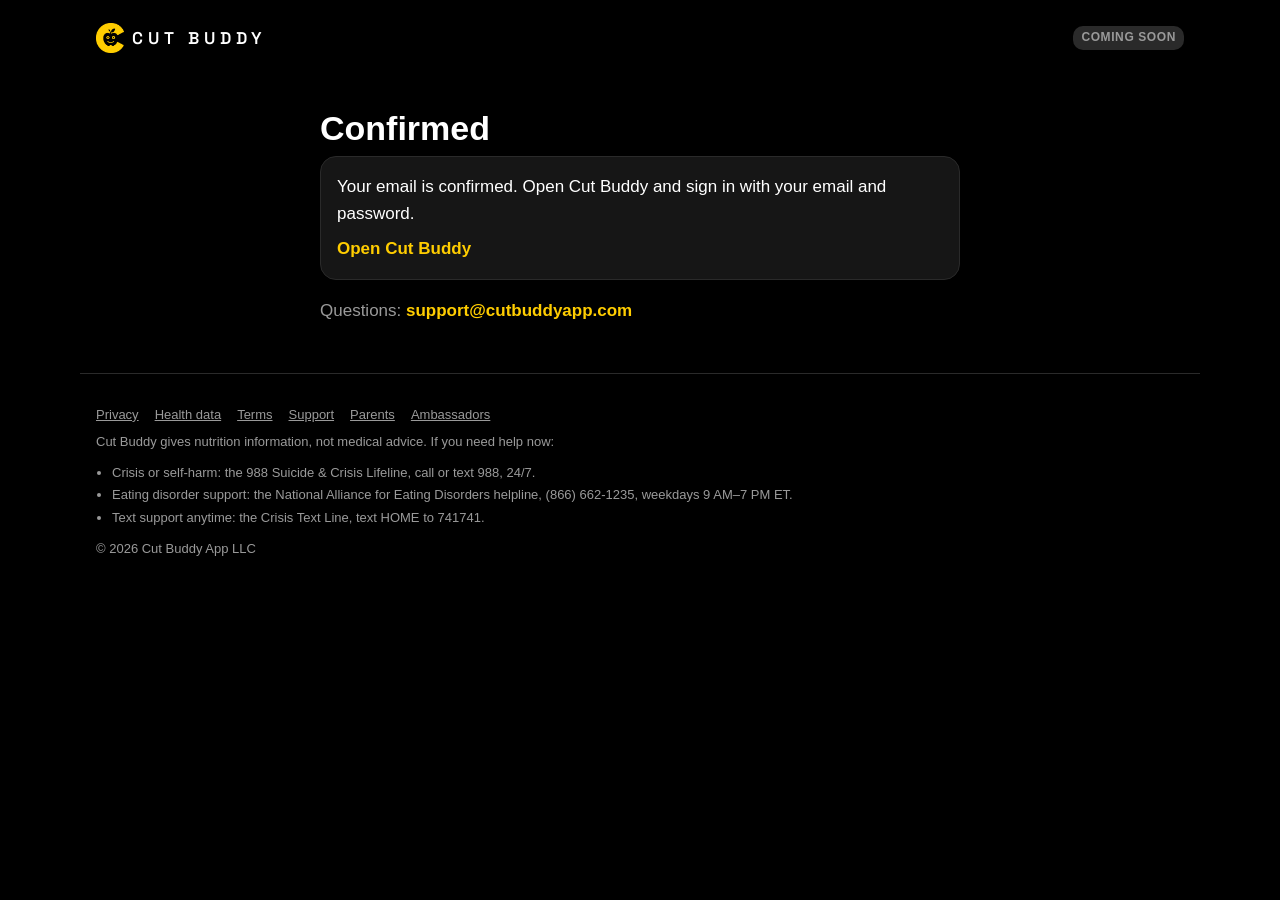
<file: confirmed.html>
<!doctype html><html lang="en"><head><meta charset="utf-8"><meta name="color-scheme" content="dark"><style>html{background:#000;color-scheme:dark}</style><meta name="viewport" content="width=device-width, initial-scale=1, viewport-fit=cover"><meta name="robots" content="noindex, nofollow"><link rel="icon" href="assets/app-icon-1024.png"><link rel="apple-touch-icon" href="apple-touch-icon.png"><link rel="stylesheet" href="theme.css"><title>Email confirmed · Cut Buddy</title></head><body class="cb-text">
<div class="cb-topbar" id="topbar"><header class="cb-wrap cb-header">
  <a class="cb-brand" href="index.html" aria-label="Cut Buddy, home"><img src="assets/logo-mark.png" alt="" width="390" height="427"><span class="cb-wordmark" id="wordmark">Cut Buddy</span></a>
  <span class="cb-pill is-dim">Coming soon</span>
</header></div>
<script src="assets/site.js"></script>
<main>
<!-- Where the sign-up confirmation email lands (the app's links.emailConfirmed).
     Supabase confirms the address before sending people here, with sign-in
     tokens in the fragment: the script below wipes them from the address bar
     at once and never reads or sends them. Signing in happens in the app. -->
<h1 id="title">Confirmed</h1>
<div class="cb-card">
  <p id="line">Your email is confirmed. Open Cut Buddy and sign in with your email and password.</p>
  <p><a class="cb-link" href="cutbuddyai://">Open Cut Buddy</a></p>
</div>
<p class="cb-muted">Questions: <a class="cb-link" href="mailto:support@cutbuddyapp.com">support@cutbuddyapp.com</a></p>
</main>
<footer class="cb-wrap cb-footer">
  <nav aria-label="Policies and support"><a href="privacy.html">Privacy</a><a href="health-data.html">Health data</a><a href="terms.html">Terms</a><a href="support.html">Support</a><a href="guardians.html">Parents</a><a href="ambassadors.html">Ambassadors</a></nav>
  <p>Cut Buddy gives nutrition information, not medical advice. If you need help now:</p>
<!-- helplines:start (written by scripts/render-helplines.mjs from src/chat/helplines.ts; don't edit by hand) -->
<ul class="helplines">
<li>Crisis or self-harm: the 988 Suicide &amp; Crisis Lifeline, call or text 988, 24/7.</li>
<li>Eating disorder support: the National Alliance for Eating Disorders helpline, (866) 662-1235, weekdays 9 AM–7 PM ET.</li>
<li>Text support anytime: the Crisis Text Line, text HOME to 741741.</li>
</ul>
<!-- helplines:end -->
  <p>© 2026 Cut Buddy App LLC</p>
</footer>
<script>
(function () {
  "use strict";
  var hash = window.location.hash.slice(1);
  // Tokens out of the address bar and history before anything else.
  if (hash) history.replaceState(null, "", window.location.pathname);
  var error = new URLSearchParams(hash).get("error_code") || new URLSearchParams(window.location.search).get("error_code");
  if (error) {
    document.getElementById("title").textContent = "That link didn't work";
    document.getElementById("line").textContent = error === "otp_expired"
      ? "It has expired or was already used. Open Cut Buddy and tap Resend on the sign-in screen for a new one."
      : "Open Cut Buddy and sign in. If your email isn't confirmed yet, tap Resend there for a new link.";
  }
})();
</script>
</body></html>
</file>
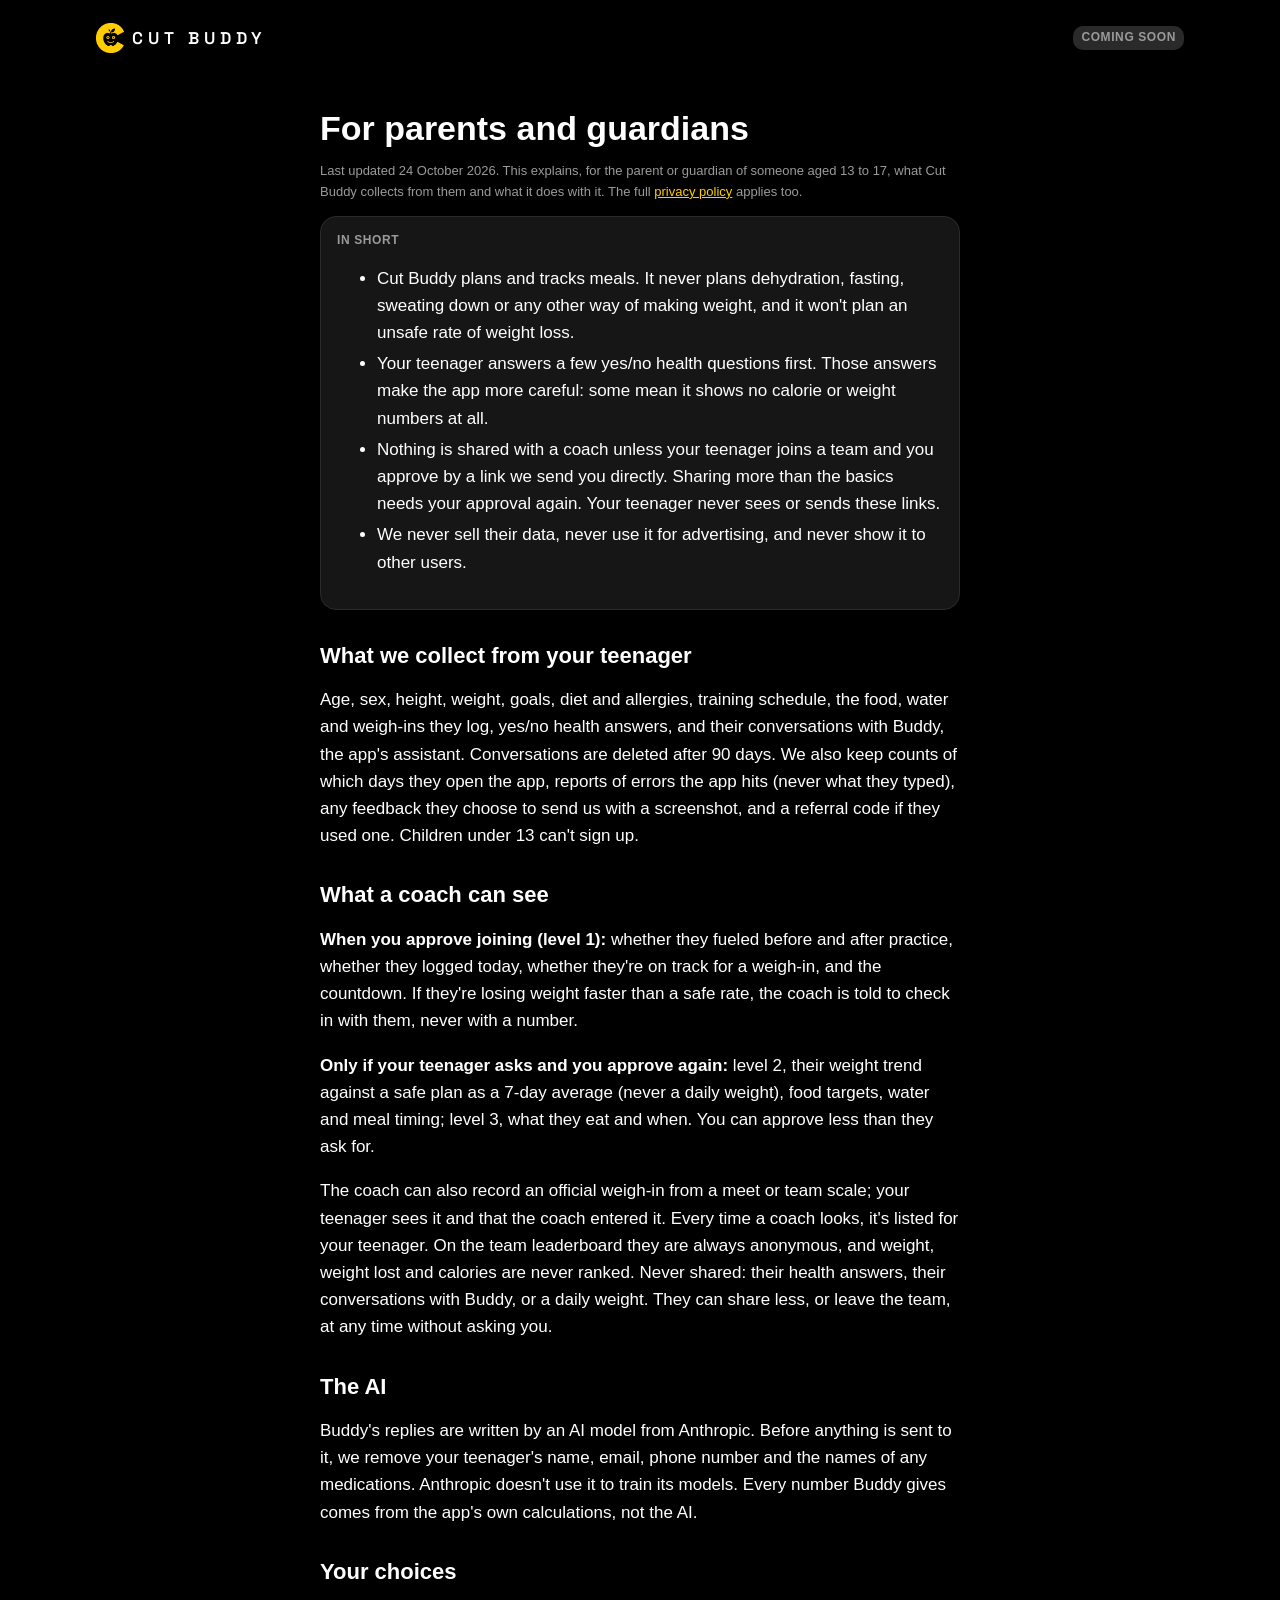
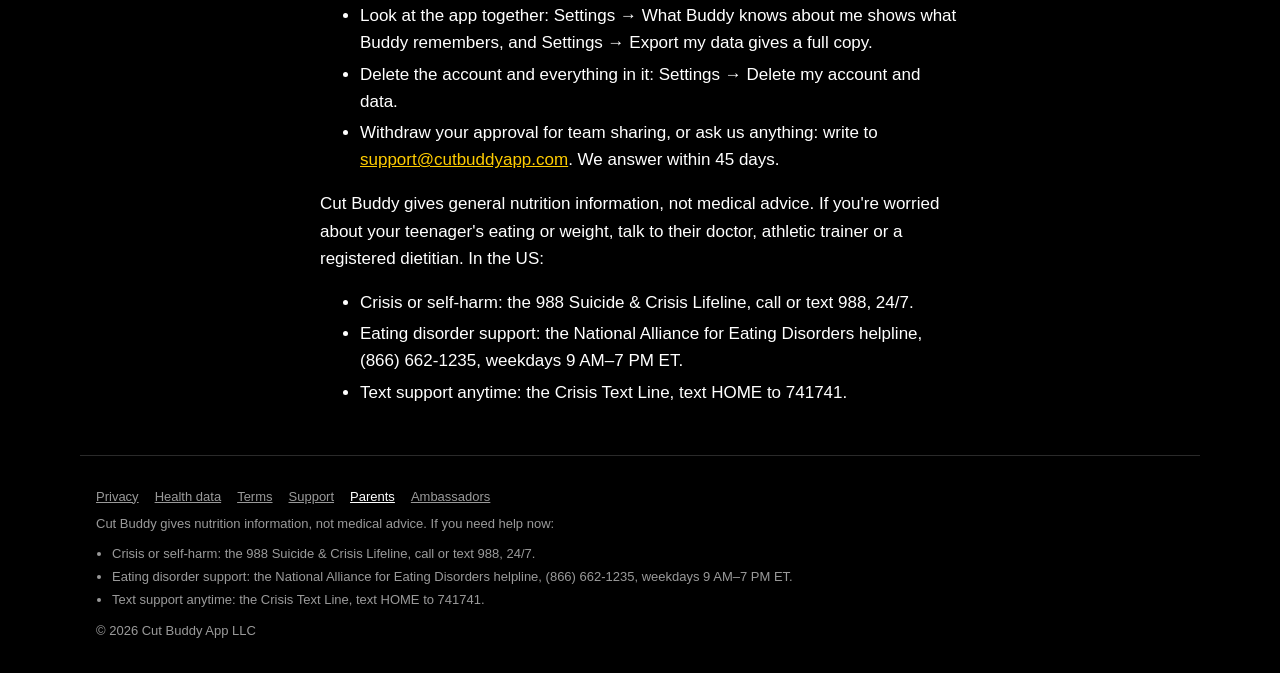
<file: guardians.html>
<!doctype html><html lang="en"><head><meta charset="utf-8"><meta name="color-scheme" content="dark"><style>html{background:#000;color-scheme:dark}</style><meta name="viewport" content="width=device-width, initial-scale=1, viewport-fit=cover"><meta name="robots" content="noindex, nofollow"><link rel="stylesheet" href="theme.css"><title>Cut Buddy for Parents</title></head><body class="cb-text"><div class="cb-topbar" id="topbar"><header class="cb-wrap cb-header">
  <a class="cb-brand" href="index.html" aria-label="Cut Buddy, home"><img src="assets/logo-mark.png" alt="" width="390" height="427"><span class="cb-wordmark" id="wordmark">Cut Buddy</span></a>
  <span class="cb-pill is-dim">Coming soon</span>
</header></div>
<script src="assets/site.js"></script>
<main>
<h1>For parents and guardians</h1>
<p class="updated">Last updated 24 October 2026. This explains, for the parent or guardian of someone aged 13 to 17, what Cut Buddy collects from them and what it does with it. The full <a href="privacy.html">privacy policy</a> applies too.</p>
<div class="short">
<h2>In short</h2>
<ul>
<li>Cut Buddy plans and tracks meals. It never plans dehydration, fasting, sweating down or any other way of making weight, and it won't plan an unsafe rate of weight loss.</li>
<li>Your teenager answers a few yes/no health questions first. Those answers make the app more careful: some mean it shows no calorie or weight numbers at all.</li>
<li>Nothing is shared with a coach unless your teenager joins a team and you approve by a link we send you directly. Sharing more than the basics needs your approval again. Your teenager never sees or sends these links.</li>
<li>We never sell their data, never use it for advertising, and never show it to other users.</li>
</ul>
</div>
<h2>What we collect from your teenager</h2>
<p>Age, sex, height, weight, goals, diet and allergies, training schedule, the food, water and weigh-ins they log, yes/no health answers, and their conversations with Buddy, the app's assistant. Conversations are deleted after 90 days. We also keep counts of which days they open the app, reports of errors the app hits (never what they typed), any feedback they choose to send us with a screenshot, and a referral code if they used one. Children under 13 can't sign up.</p>
<h2>What a coach can see</h2>
<p><strong>When you approve joining (level 1):</strong> whether they fueled before and after practice, whether they logged today, whether they're on track for a weigh-in, and the countdown. If they're losing weight faster than a safe rate, the coach is told to check in with them, never with a number.</p>
<p><strong>Only if your teenager asks and you approve again:</strong> level 2, their weight trend against a safe plan as a 7-day average (never a daily weight), food targets, water and meal timing; level 3, what they eat and when. You can approve less than they ask for.</p>
<p>The coach can also record an official weigh-in from a meet or team scale; your teenager sees it and that the coach entered it. Every time a coach looks, it's listed for your teenager. On the team leaderboard they are always anonymous, and weight, weight lost and calories are never ranked. Never shared: their health answers, their conversations with Buddy, or a daily weight. They can share less, or leave the team, at any time without asking you.</p>
<h2>The AI</h2>
<p>Buddy's replies are written by an AI model from Anthropic. Before anything is sent to it, we remove your teenager's name, email, phone number and the names of any medications. Anthropic doesn't use it to train its models. Every number Buddy gives comes from the app's own calculations, not the AI.</p>
<h2>Your choices</h2>
<ul>
<li>Look at the app together: Settings → What Buddy knows about me shows what Buddy remembers, and Settings → Export my data gives a full copy.</li>
<li>Delete the account and everything in it: Settings → Delete my account and data.</li>
<li>Withdraw your approval for team sharing, or ask us anything: write to <a href="mailto:support@cutbuddyapp.com">support@cutbuddyapp.com</a>. We answer within 45 days.</li>
</ul>
<p>Cut Buddy gives general nutrition information, not medical advice. If you're worried about your teenager's eating or weight, talk to their doctor, athletic trainer or a registered dietitian. In the US:</p>
<!-- helplines:start (written by scripts/render-helplines.mjs from src/chat/helplines.ts; don't edit by hand) -->
<ul class="helplines">
<li>Crisis or self-harm: the 988 Suicide &amp; Crisis Lifeline, call or text 988, 24/7.</li>
<li>Eating disorder support: the National Alliance for Eating Disorders helpline, (866) 662-1235, weekdays 9 AM–7 PM ET.</li>
<li>Text support anytime: the Crisis Text Line, text HOME to 741741.</li>
</ul>
<!-- helplines:end -->
</main>
<footer class="cb-wrap cb-footer">
  <nav aria-label="Policies and support"><a href="privacy.html">Privacy</a><a href="health-data.html">Health data</a><a href="terms.html">Terms</a><a href="support.html">Support</a><a href="guardians.html" aria-current="page">Parents</a><a href="ambassadors.html">Ambassadors</a></nav>
  <p>Cut Buddy gives nutrition information, not medical advice. If you need help now:</p>
<!-- helplines:start (written by scripts/render-helplines.mjs from src/chat/helplines.ts; don't edit by hand) -->
<ul class="helplines">
<li>Crisis or self-harm: the 988 Suicide &amp; Crisis Lifeline, call or text 988, 24/7.</li>
<li>Eating disorder support: the National Alliance for Eating Disorders helpline, (866) 662-1235, weekdays 9 AM–7 PM ET.</li>
<li>Text support anytime: the Crisis Text Line, text HOME to 741741.</li>
</ul>
<!-- helplines:end -->
  <p>© 2026 Cut Buddy App LLC</p>
</footer></body></html>
</file>
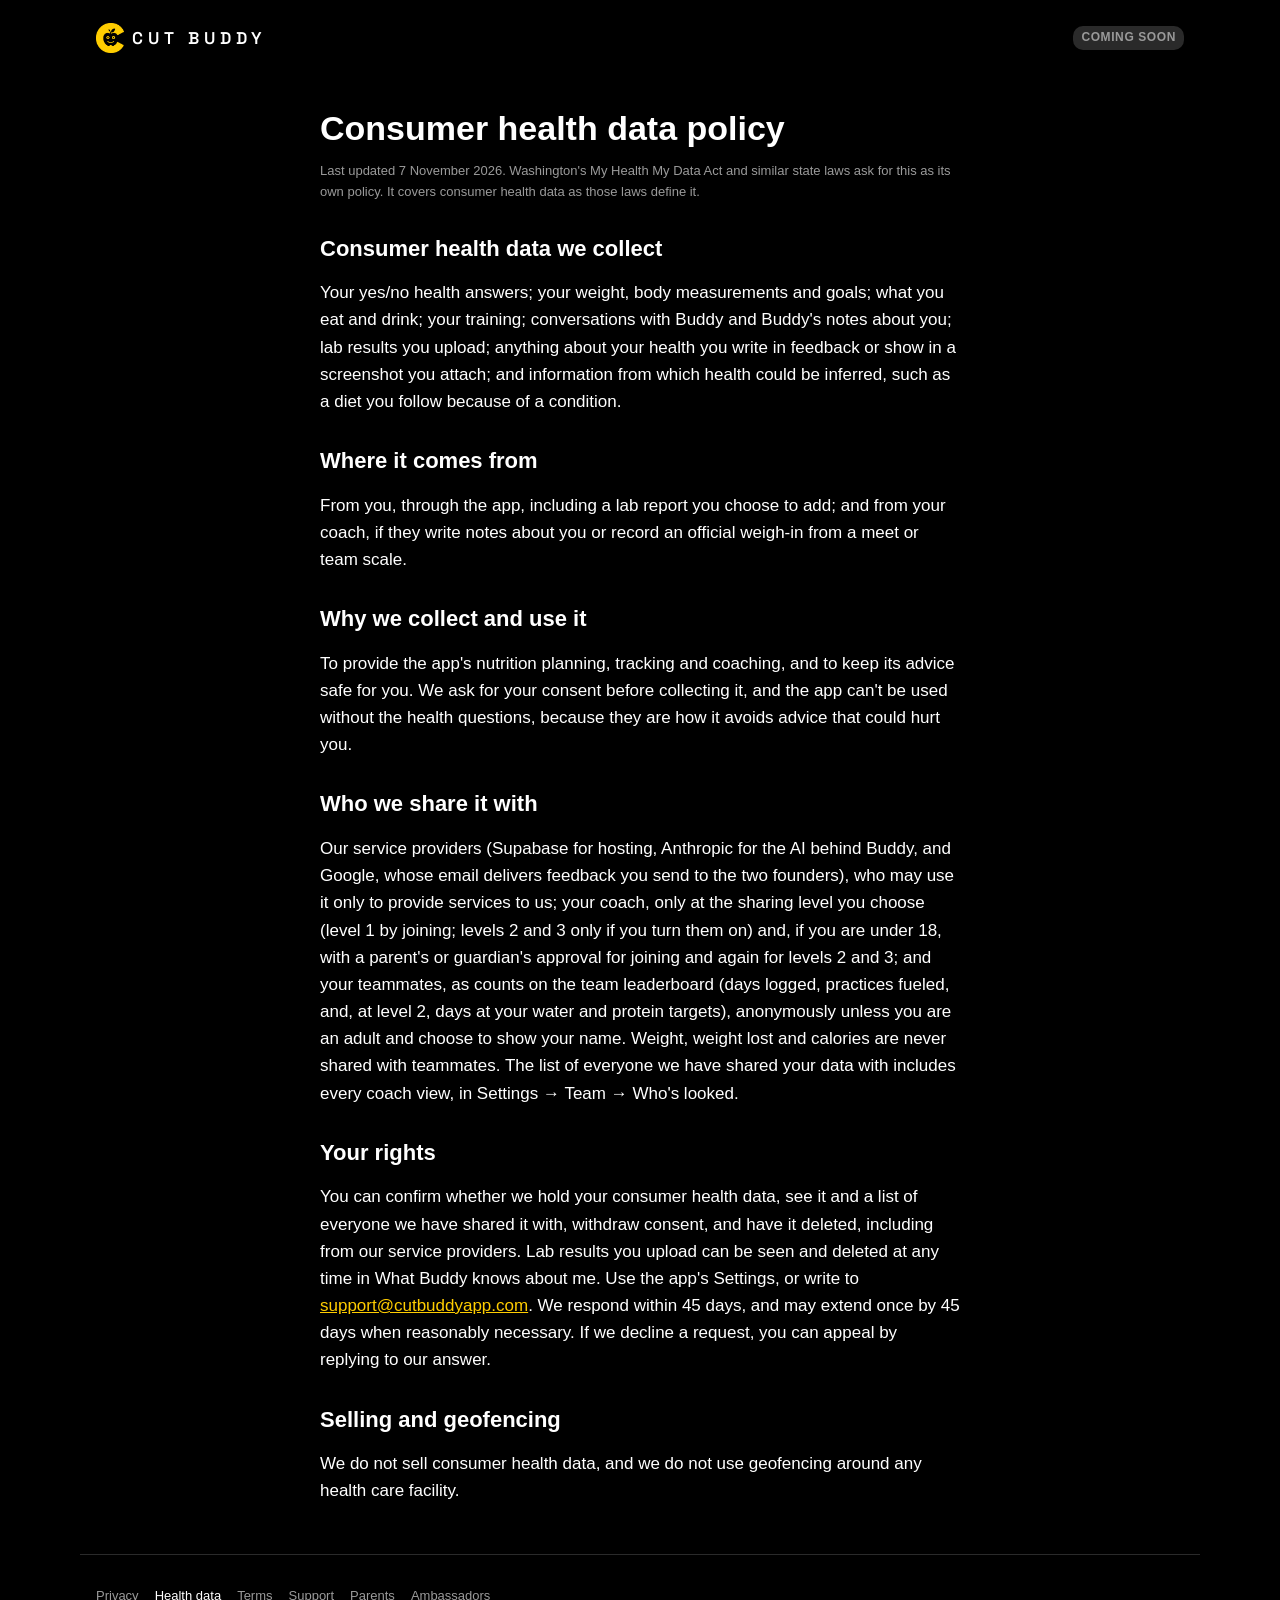
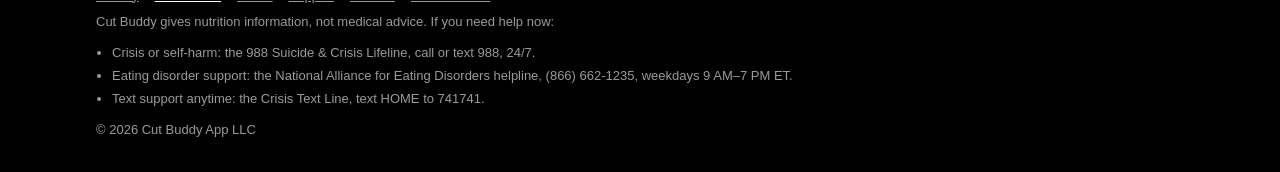
<file: health-data.html>
<!doctype html><html lang="en"><head><meta charset="utf-8"><meta name="color-scheme" content="dark"><style>html{background:#000;color-scheme:dark}</style><meta name="viewport" content="width=device-width, initial-scale=1, viewport-fit=cover"><meta name="robots" content="noindex, nofollow"><link rel="stylesheet" href="theme.css"><title>Consumer Health Data Policy</title></head><body class="cb-text"><div class="cb-topbar" id="topbar"><header class="cb-wrap cb-header">
  <a class="cb-brand" href="index.html" aria-label="Cut Buddy, home"><img src="assets/logo-mark.png" alt="" width="390" height="427"><span class="cb-wordmark" id="wordmark">Cut Buddy</span></a>
  <span class="cb-pill is-dim">Coming soon</span>
</header></div>
<script src="assets/site.js"></script>
<main>
<h1>Consumer health data policy</h1>
<p class="updated">Last updated 7 November 2026. Washington's My Health My Data Act and similar state laws ask for this as its own policy. It covers consumer health data as those laws define it.</p>
<h2>Consumer health data we collect</h2>
<p>Your yes/no health answers; your weight, body measurements and goals; what you eat and drink; your training; conversations with Buddy and Buddy's notes about you; lab results you upload; anything about your health you write in feedback or show in a screenshot you attach; and information from which health could be inferred, such as a diet you follow because of a condition.</p>
<h2>Where it comes from</h2>
<p>From you, through the app, including a lab report you choose to add; and from your coach, if they write notes about you or record an official weigh-in from a meet or team scale.</p>
<h2>Why we collect and use it</h2>
<p>To provide the app's nutrition planning, tracking and coaching, and to keep its advice safe for you. We ask for your consent before collecting it, and the app can't be used without the health questions, because they are how it avoids advice that could hurt you.</p>
<h2>Who we share it with</h2>
<p>Our service providers (Supabase for hosting, Anthropic for the AI behind Buddy, and Google, whose email delivers feedback you send to the two founders), who may use it only to provide services to us; your coach, only at the sharing level you choose (level 1 by joining; levels 2 and 3 only if you turn them on) and, if you are under 18, with a parent's or guardian's approval for joining and again for levels 2 and 3; and your teammates, as counts on the team leaderboard (days logged, practices fueled, and, at level 2, days at your water and protein targets), anonymously unless you are an adult and choose to show your name. Weight, weight lost and calories are never shared with teammates. The list of everyone we have shared your data with includes every coach view, in Settings → Team → Who's looked.</p>
<h2>Your rights</h2>
<p>You can confirm whether we hold your consumer health data, see it and a list of everyone we have shared it with, withdraw consent, and have it deleted, including from our service providers. Lab results you upload can be seen and deleted at any time in What Buddy knows about me. Use the app's Settings, or write to <a href="mailto:support@cutbuddyapp.com">support@cutbuddyapp.com</a>. We respond within 45 days, and may extend once by 45 days when reasonably necessary. If we decline a request, you can appeal by replying to our answer.</p>
<h2>Selling and geofencing</h2>
<p>We do not sell consumer health data, and we do not use geofencing around any health care facility.</p>
</main>
<footer class="cb-wrap cb-footer">
  <nav aria-label="Policies and support"><a href="privacy.html">Privacy</a><a href="health-data.html" aria-current="page">Health data</a><a href="terms.html">Terms</a><a href="support.html">Support</a><a href="guardians.html">Parents</a><a href="ambassadors.html">Ambassadors</a></nav>
  <p>Cut Buddy gives nutrition information, not medical advice. If you need help now:</p>
<!-- helplines:start (written by scripts/render-helplines.mjs from src/chat/helplines.ts; don't edit by hand) -->
<ul class="helplines">
<li>Crisis or self-harm: the 988 Suicide &amp; Crisis Lifeline, call or text 988, 24/7.</li>
<li>Eating disorder support: the National Alliance for Eating Disorders helpline, (866) 662-1235, weekdays 9 AM–7 PM ET.</li>
<li>Text support anytime: the Crisis Text Line, text HOME to 741741.</li>
</ul>
<!-- helplines:end -->
  <p>© 2026 Cut Buddy App LLC</p>
</footer></body></html>
</file>
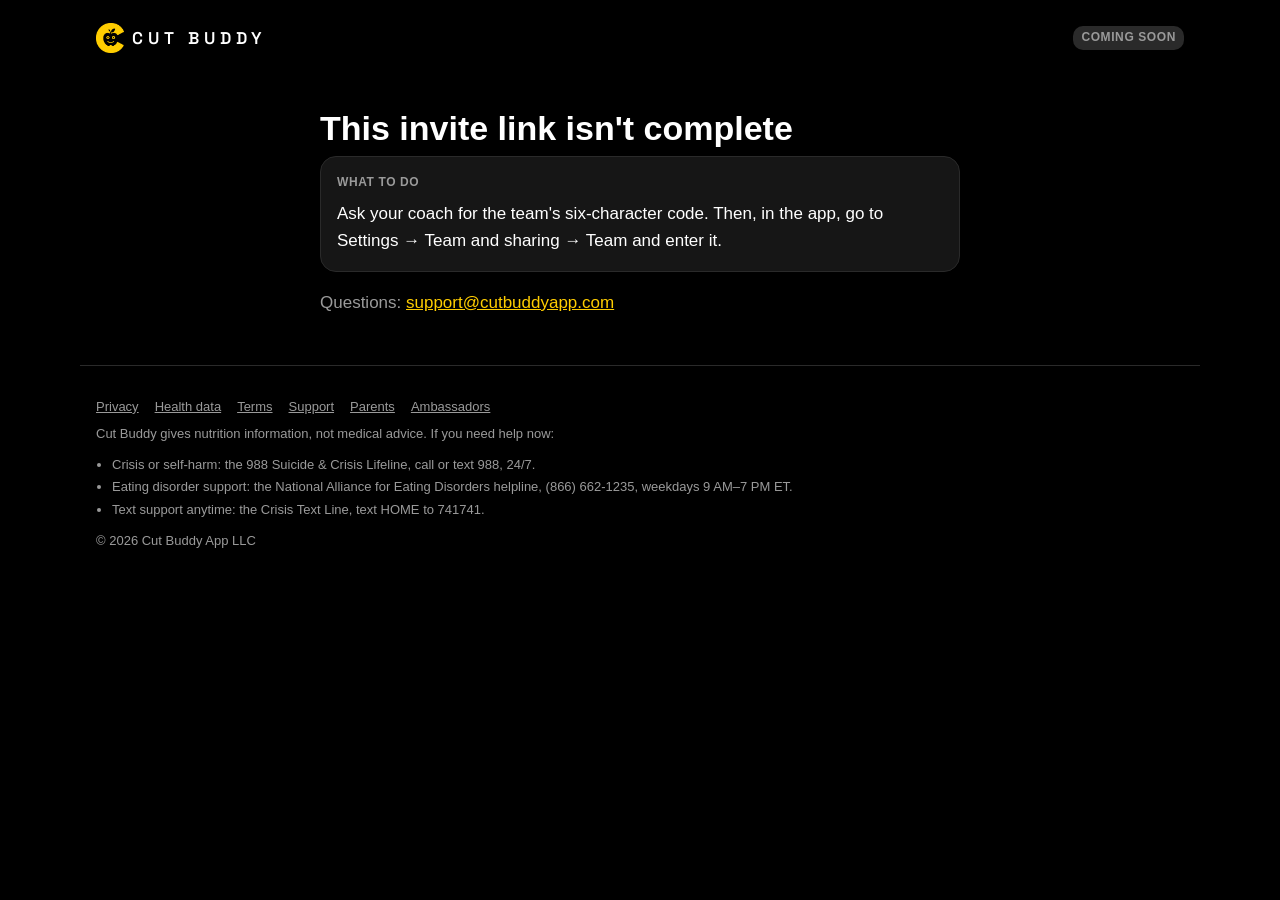
<file: join.html>
<!doctype html><html lang="en"><head><meta charset="utf-8"><meta name="color-scheme" content="dark"><style>html{background:#000;color-scheme:dark}</style><meta name="viewport" content="width=device-width, initial-scale=1, viewport-fit=cover"><meta name="robots" content="noindex, nofollow"><meta name="referrer" content="no-referrer"><meta name="description" content="Your coach invited you to join their team on Cut Buddy. You choose what they see."><link rel="icon" href="/assets/app-icon-1024.png"><link rel="apple-touch-icon" href="/apple-touch-icon.png"><link rel="stylesheet" href="/theme.css"><title>Join your team on Cut Buddy</title>
<style>
  /* Join layout only. Every value comes from theme.css. */
  .code { letter-spacing: var(--cb-space-xs); }
  .actions { display: grid; gap: var(--cb-space-sm); }
  #copy-status:empty { display: none; }
  [hidden] { display: none !important; }
</style></head><body class="cb-text">
<div class="cb-topbar" id="topbar"><header class="cb-wrap cb-header">
  <a class="cb-brand" href="/index.html" aria-label="Cut Buddy, home"><img src="/assets/logo-mark.png" alt="" width="390" height="427"><span class="cb-wordmark" id="wordmark">Cut Buddy</span></a>
  <span class="cb-pill is-dim">Coming soon</span>
</header></div>
<script src="/assets/site.js"></script>
<main>
<!-- Coach invite links are https://cutbuddyapp.com/join/CODE (cut-buddy-ai src/config.ts).
     404.html forwards them here as /join.html?code=CODE. Codes are six letters or digits,
     as the app's cleanCode() takes them. -->
<section id="invite" hidden>
  <h1>You're invited to join a team</h1>
  <p class="cb-muted">Your coach uses Cut Buddy to see how the team is fueling. You choose what they see, and you can change it or leave at any time.</p>
  <div class="cb-card">
    <p class="cb-label">Team code</p>
    <p class="cb-key-number code" id="code"></p>
    <div class="actions">
      <a class="cb-btn is-block" id="open" href="#">Open in Cut Buddy</a>
      <button type="button" class="cb-btn is-outline is-block" id="copy">Copy code</button>
    </div>
    <p class="cb-caption" id="copy-status" role="status"></p>
  </div>
  <h2>Or enter the code yourself</h2>
  <div class="cb-card">
    <p class="cb-label">In the app</p>
    <p>Go to Settings → Team and sharing → Team, enter the code and tap Find team.</p>
    <p class="cb-muted">If you're under 18, a parent or guardian approves before your coach sees anything.</p>
  </div>
  <h2>Don't have the app yet?</h2>
  <p class="cb-muted">Cut Buddy is coming soon to iPhone. Keep this link and open it again once you have the app. Questions: <a href="mailto:support@cutbuddyapp.com">support@cutbuddyapp.com</a></p>
</section>
<section id="missing" hidden>
  <h1>This invite link isn't complete</h1>
  <div class="cb-card">
    <p class="cb-label">What to do</p>
    <p>Ask your coach for the team's six-character code. Then, in the app, go to Settings → Team and sharing → Team and enter it.</p>
  </div>
  <p class="cb-muted">Questions: <a href="mailto:support@cutbuddyapp.com">support@cutbuddyapp.com</a></p>
</section>
<noscript><h1>Join your team</h1><p>In the Cut Buddy app, go to Settings → Team and sharing → Team and enter your coach's six-character code.</p></noscript>
</main>
<footer class="cb-wrap cb-footer">
  <nav aria-label="Policies and support"><a href="/privacy.html">Privacy</a><a href="/health-data.html">Health data</a><a href="/terms.html">Terms</a><a href="/support.html">Support</a><a href="/guardians.html">Parents</a><a href="/ambassadors.html">Ambassadors</a></nav>
  <p>Cut Buddy gives nutrition information, not medical advice. If you need help now:</p>
<!-- helplines:start (written by scripts/render-helplines.mjs from src/chat/helplines.ts; don't edit by hand) -->
<ul class="helplines">
<li>Crisis or self-harm: the 988 Suicide &amp; Crisis Lifeline, call or text 988, 24/7.</li>
<li>Eating disorder support: the National Alliance for Eating Disorders helpline, (866) 662-1235, weekdays 9 AM–7 PM ET.</li>
<li>Text support anytime: the Crisis Text Line, text HOME to 741741.</li>
</ul>
<!-- helplines:end -->
  <p>© 2026 Cut Buddy App LLC</p>
</footer>
<script>
  const raw = new URLSearchParams(location.search).get("code") || "";
  const code = raw.trim().toUpperCase();
  if (/^[A-Z0-9]{6}$/.test(code)) {
    document.getElementById("code").textContent = code;
    // The app's own link scheme (app.config.ts); opens the app's join flow when it's installed.
    document.getElementById("open").href = "cutbuddyai://join/" + code;
    document.title = "Join your team on Cut Buddy: " + code;
    const status = document.getElementById("copy-status");
    document.getElementById("copy").addEventListener("click", async () => {
      try { await navigator.clipboard.writeText(code); status.textContent = "Copied."; }
      catch { status.textContent = "Couldn't copy. Write the code down instead."; }
      setTimeout(() => { status.textContent = ""; }, 3000);
    });
    document.getElementById("invite").hidden = false;
  } else {
    document.getElementById("missing").hidden = false;
  }
</script>
</body></html>
</file>
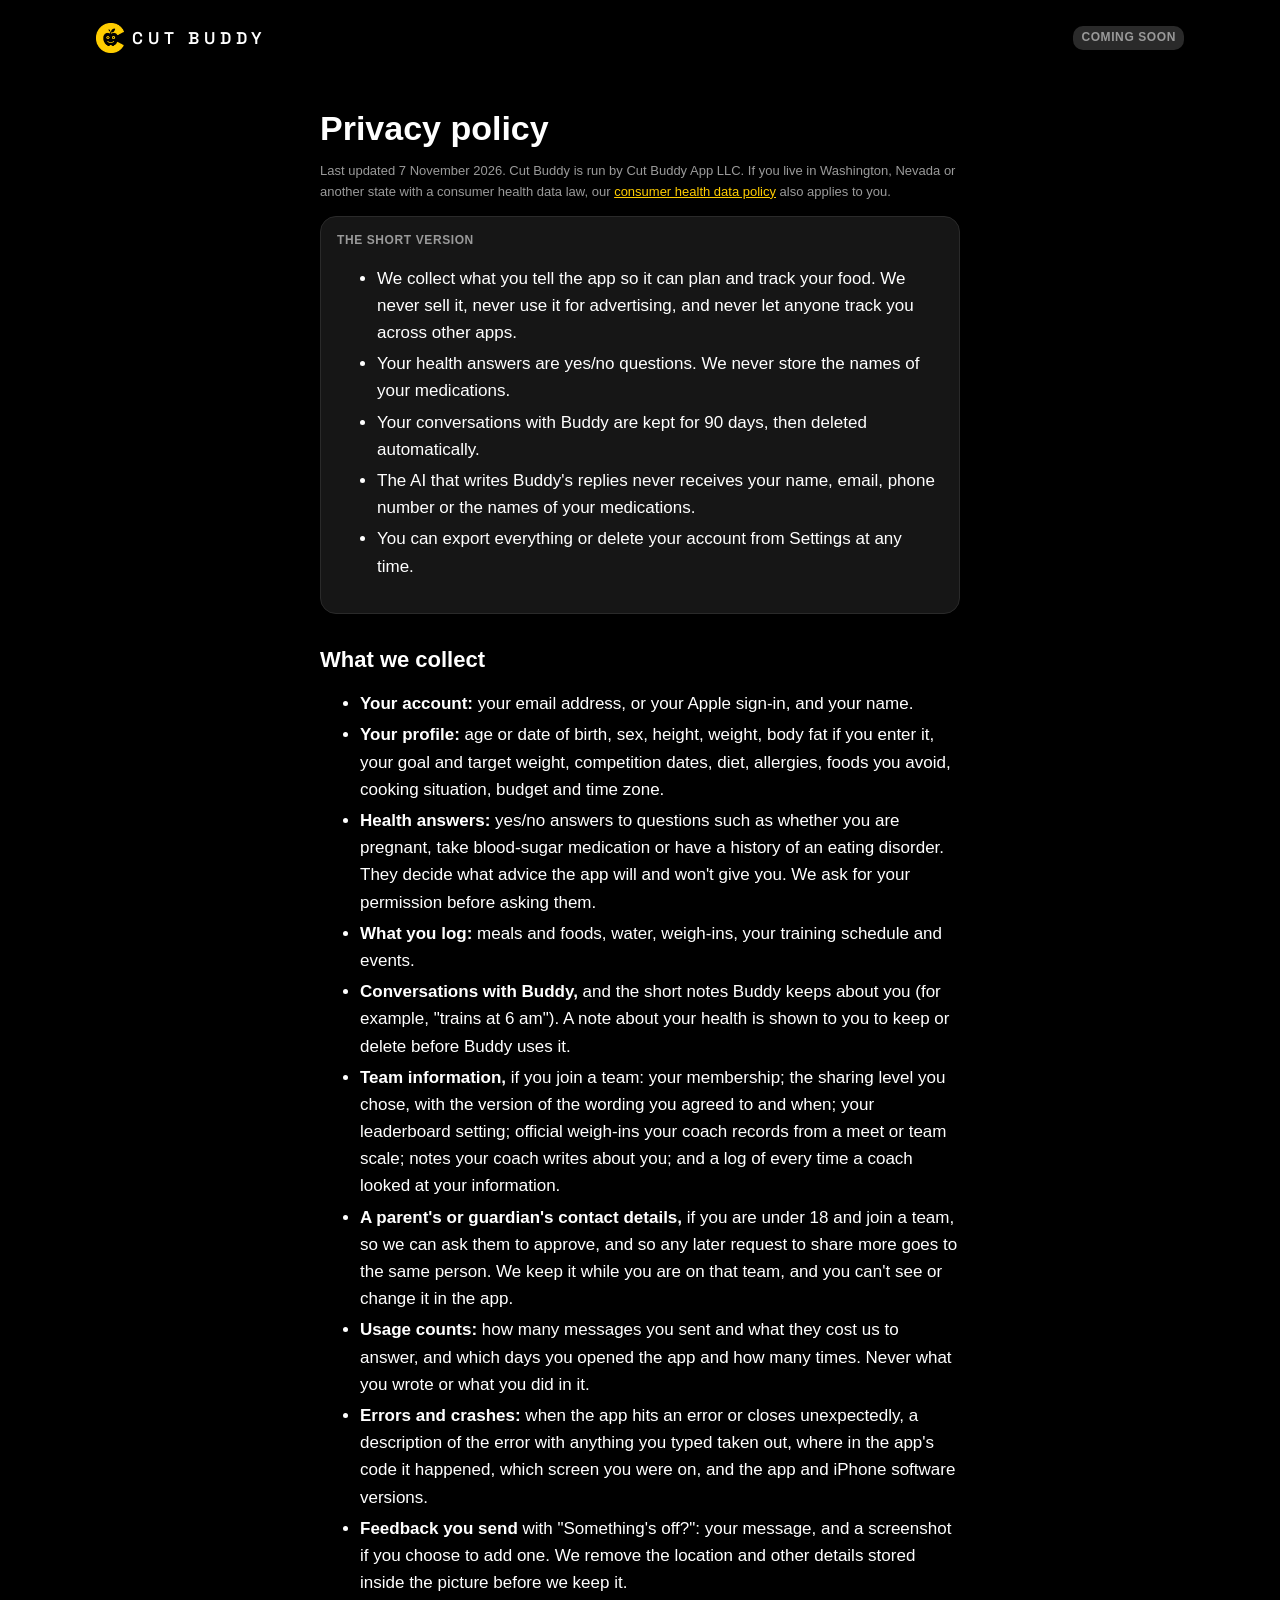
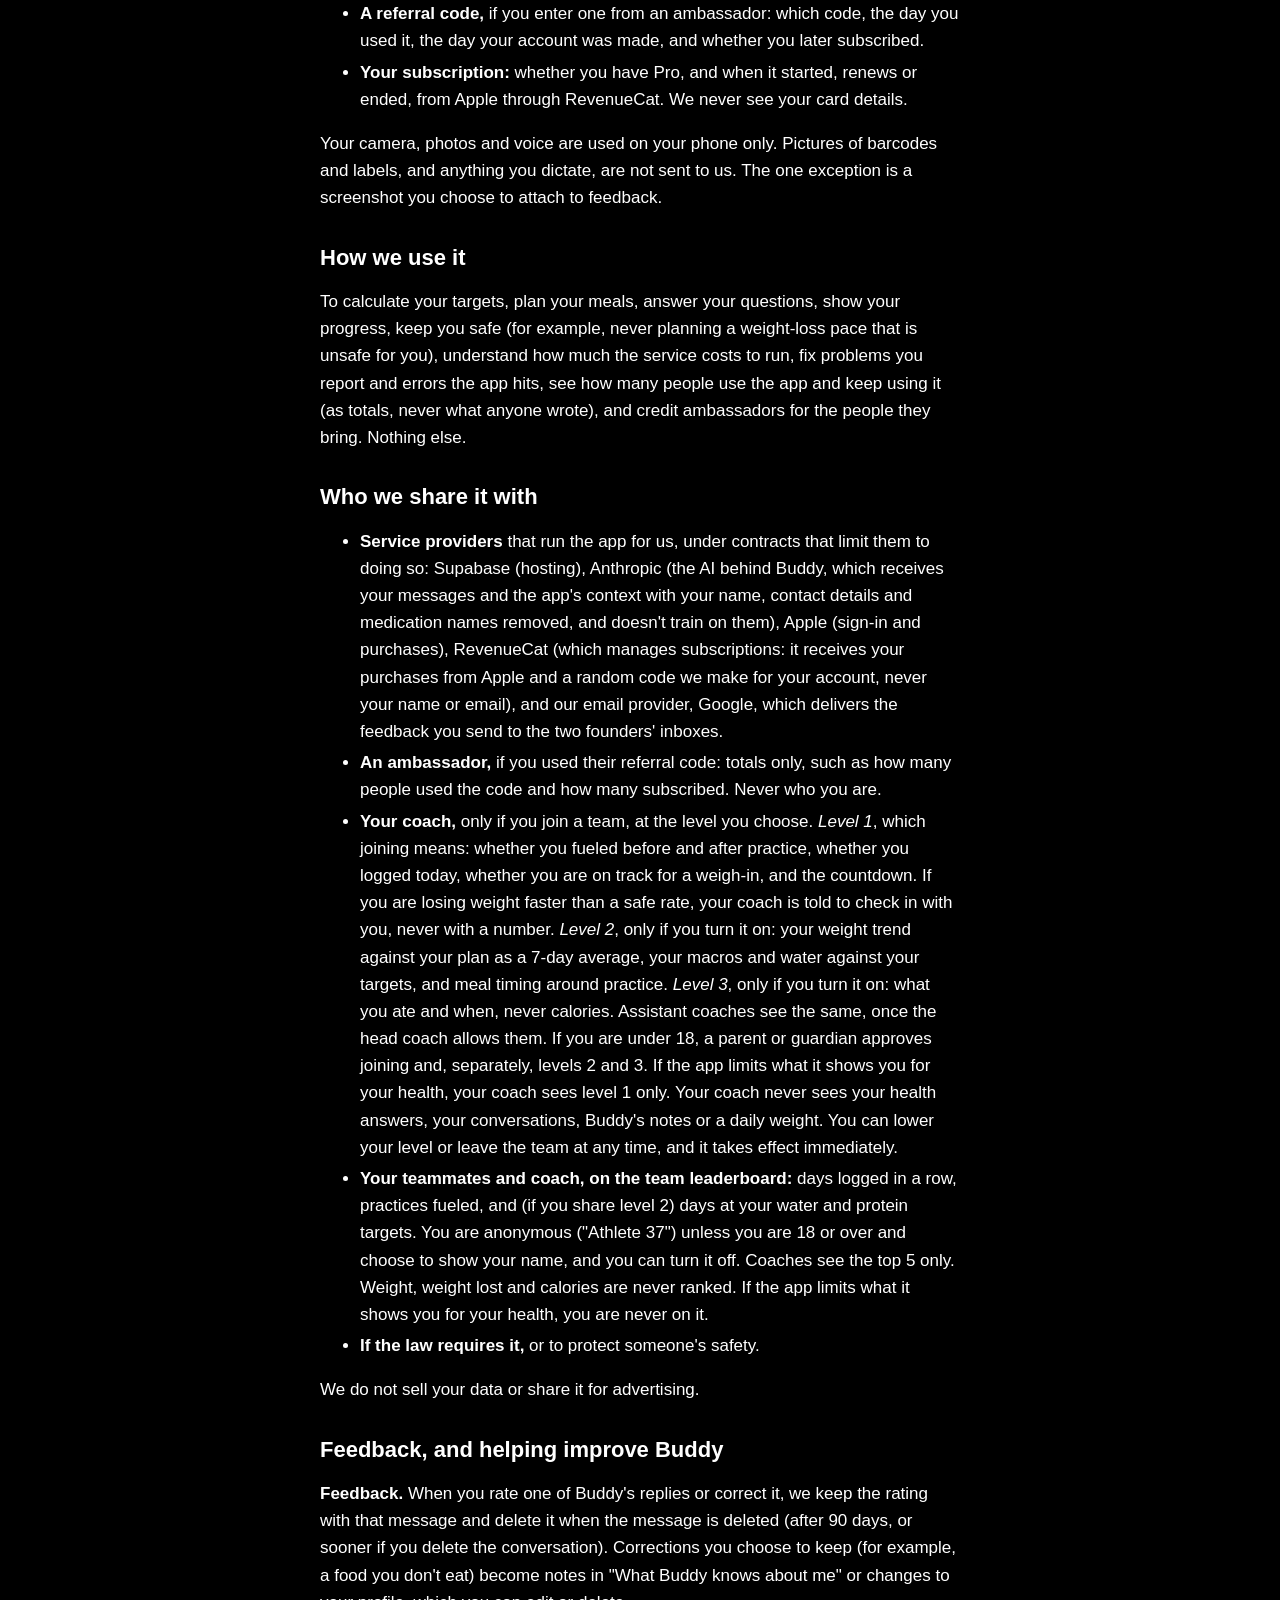
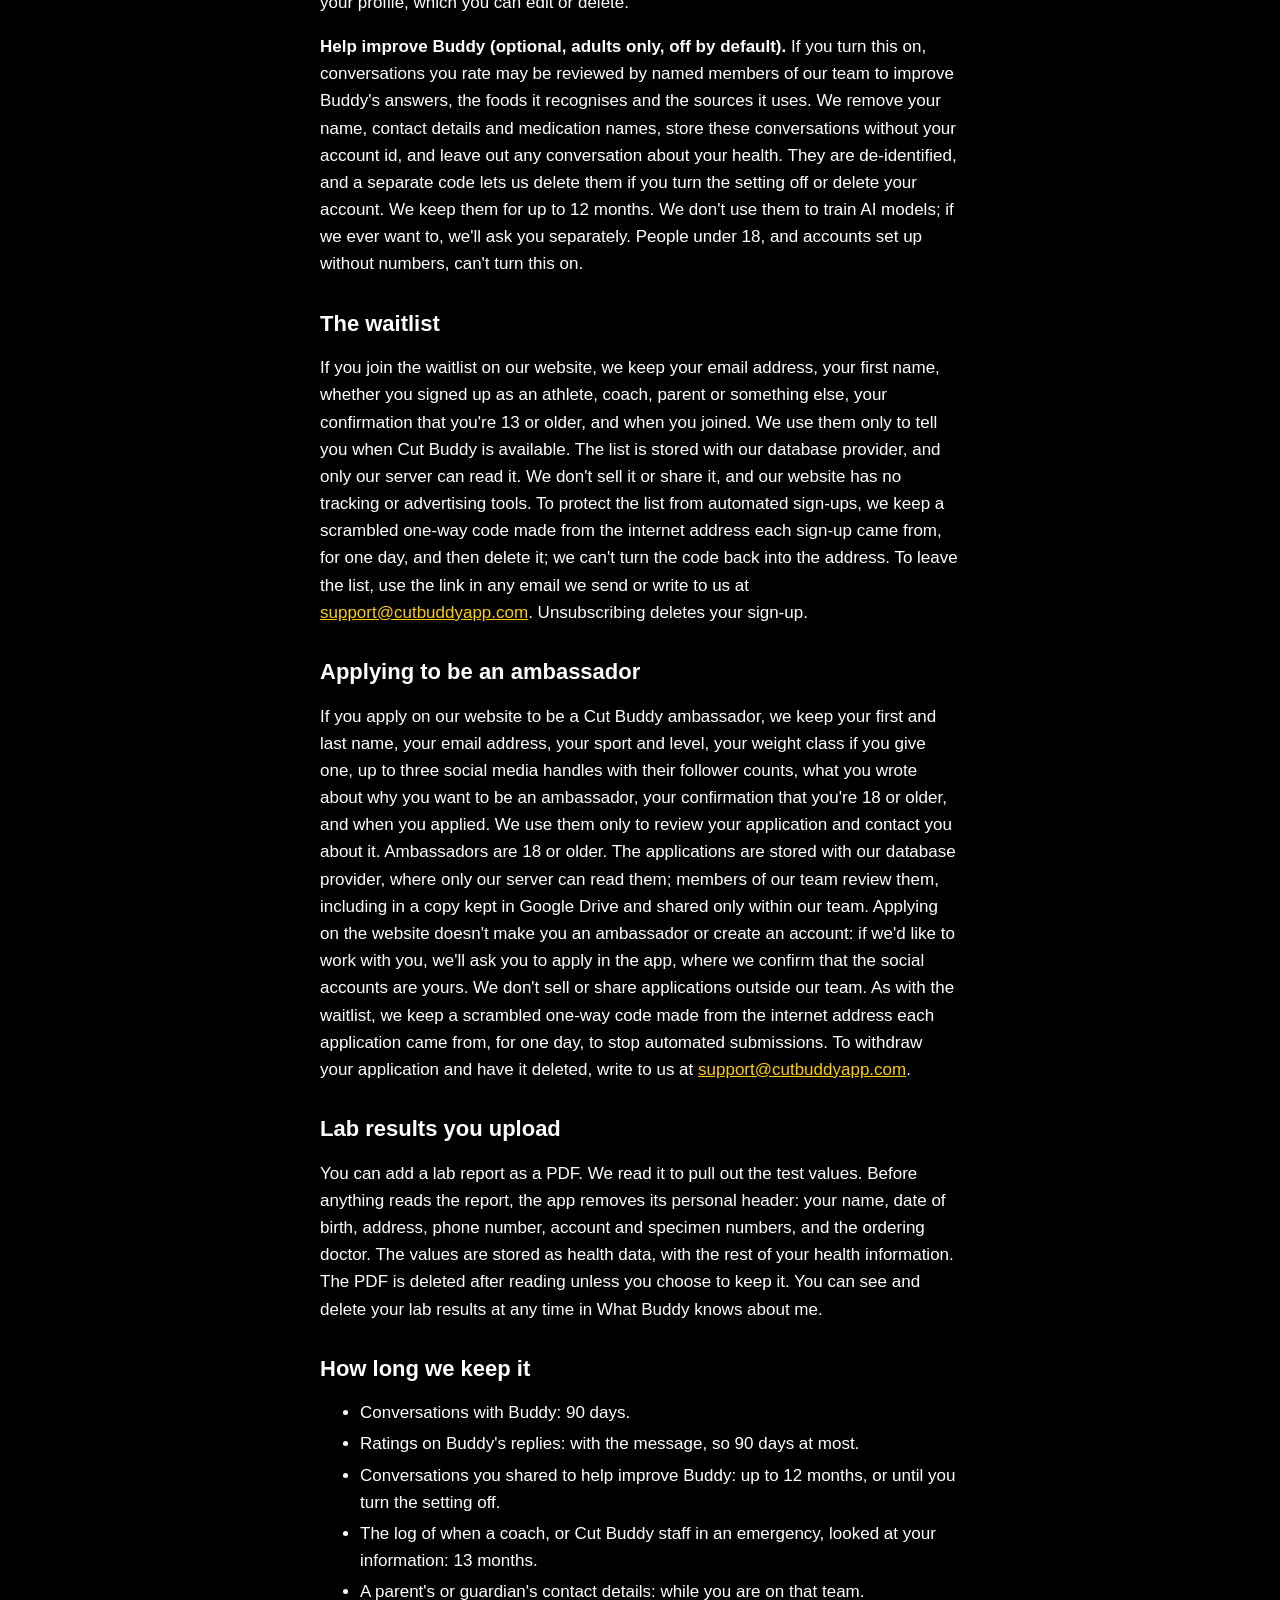
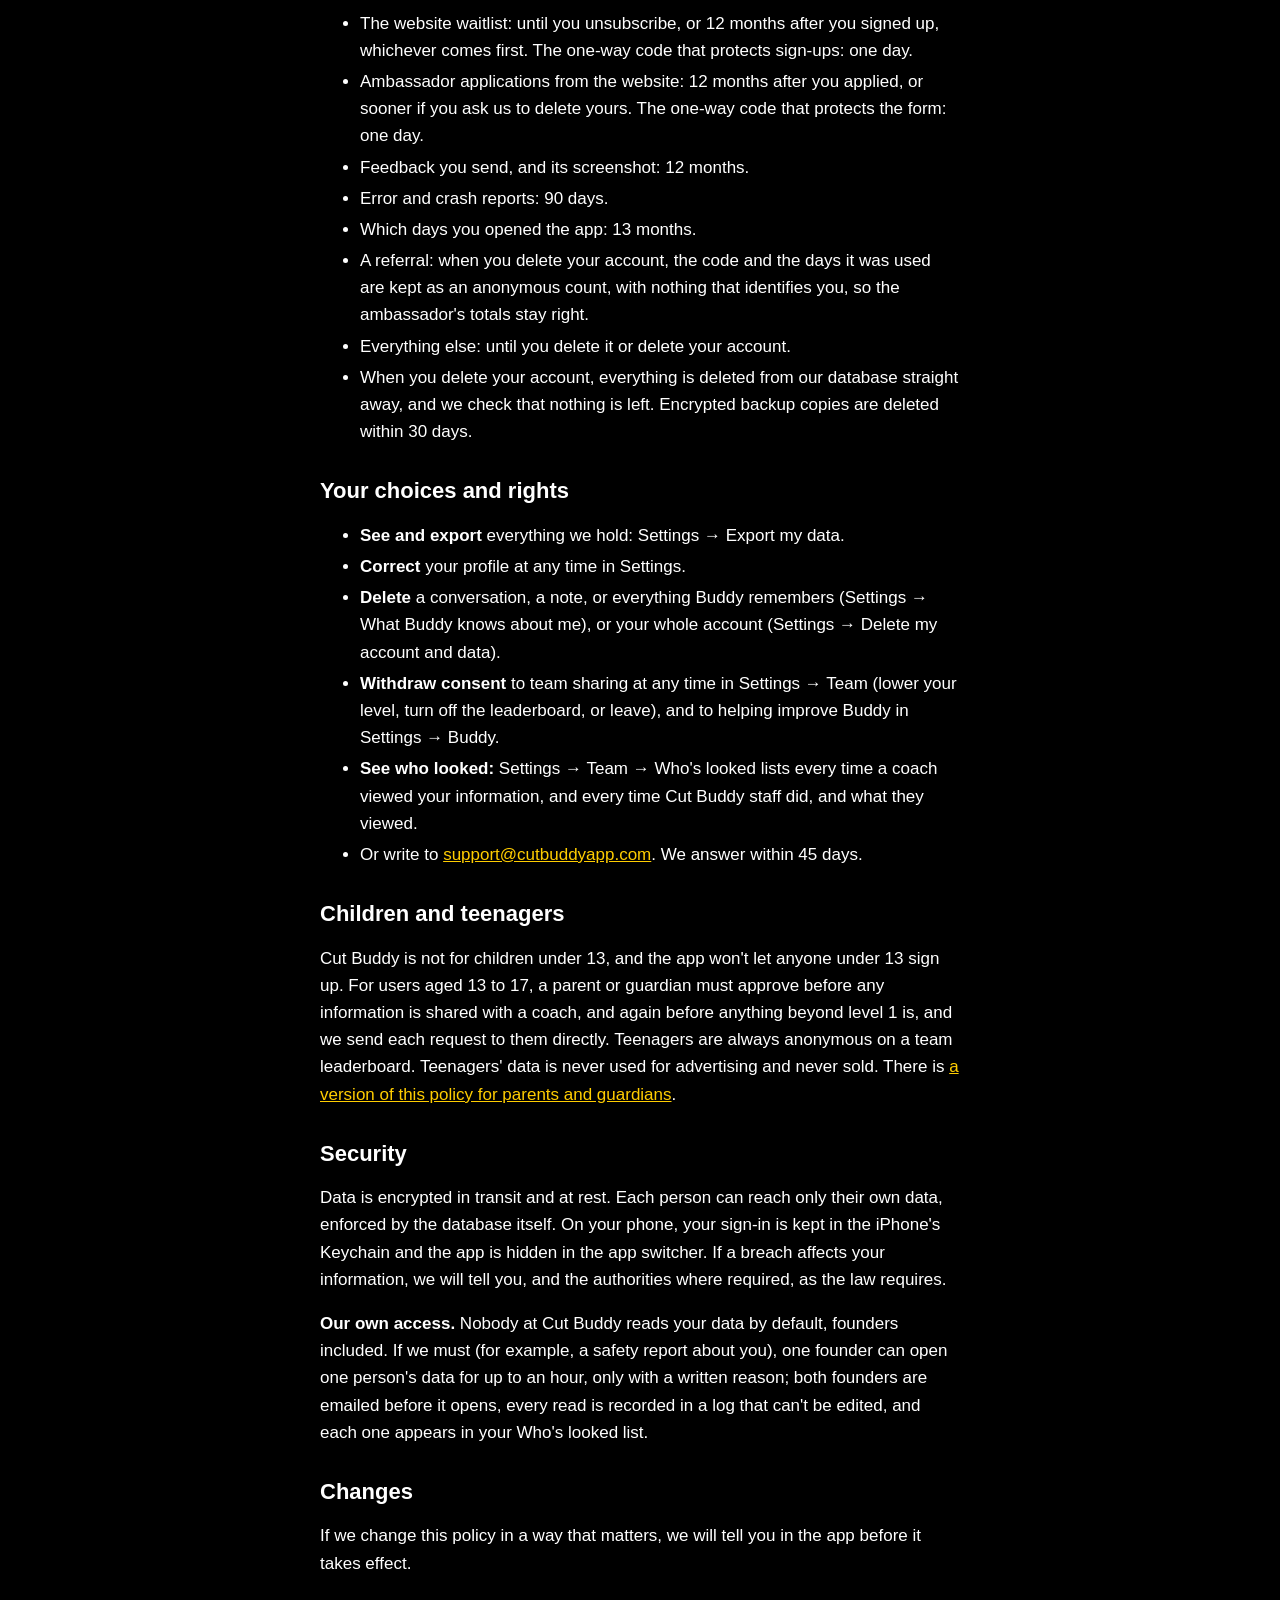
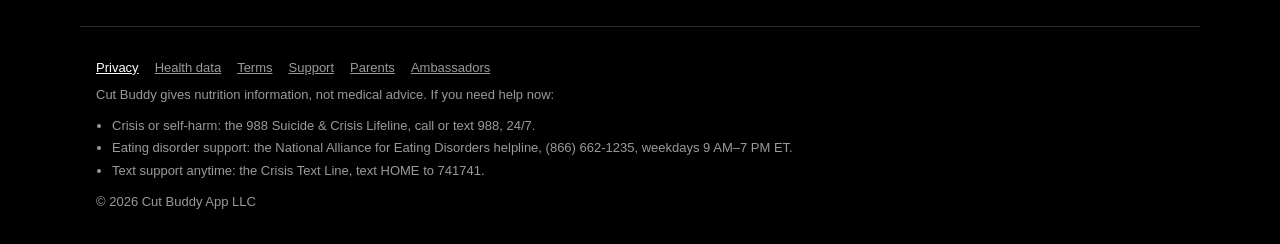
<file: privacy.html>
<!doctype html><html lang="en"><head><meta charset="utf-8"><meta name="color-scheme" content="dark"><style>html{background:#000;color-scheme:dark}</style><meta name="viewport" content="width=device-width, initial-scale=1, viewport-fit=cover"><meta name="robots" content="noindex, nofollow"><link rel="stylesheet" href="theme.css"><title>Cut Buddy Privacy Policy</title></head><body class="cb-text"><div class="cb-topbar" id="topbar"><header class="cb-wrap cb-header">
  <a class="cb-brand" href="index.html" aria-label="Cut Buddy, home"><img src="assets/logo-mark.png" alt="" width="390" height="427"><span class="cb-wordmark" id="wordmark">Cut Buddy</span></a>
  <span class="cb-pill is-dim">Coming soon</span>
</header></div>
<script src="assets/site.js"></script>
<main>
<h1>Privacy policy</h1>
<p class="updated">Last updated 7 November 2026. Cut Buddy is run by Cut Buddy App LLC. If you live in Washington, Nevada or another state with a consumer health data law, our <a href="health-data.html">consumer health data policy</a> also applies to you.</p>
<div class="short">
<h2>The short version</h2>
<ul>
<li>We collect what you tell the app so it can plan and track your food. We never sell it, never use it for advertising, and never let anyone track you across other apps.</li>
<li>Your health answers are yes/no questions. We never store the names of your medications.</li>
<li>Your conversations with Buddy are kept for 90 days, then deleted automatically.</li>
<li>The AI that writes Buddy's replies never receives your name, email, phone number or the names of your medications.</li>
<li>You can export everything or delete your account from Settings at any time.</li>
</ul>
</div>
<h2>What we collect</h2>
<ul>
<li><strong>Your account:</strong> your email address, or your Apple sign-in, and your name.</li>
<li><strong>Your profile:</strong> age or date of birth, sex, height, weight, body fat if you enter it, your goal and target weight, competition dates, diet, allergies, foods you avoid, cooking situation, budget and time zone.</li>
<li><strong>Health answers:</strong> yes/no answers to questions such as whether you are pregnant, take blood-sugar medication or have a history of an eating disorder. They decide what advice the app will and won't give you. We ask for your permission before asking them.</li>
<li><strong>What you log:</strong> meals and foods, water, weigh-ins, your training schedule and events.</li>
<li><strong>Conversations with Buddy,</strong> and the short notes Buddy keeps about you (for example, "trains at 6 am"). A note about your health is shown to you to keep or delete before Buddy uses it.</li>
<li><strong>Team information,</strong> if you join a team: your membership; the sharing level you chose, with the version of the wording you agreed to and when; your leaderboard setting; official weigh-ins your coach records from a meet or team scale; notes your coach writes about you; and a log of every time a coach looked at your information.</li>
<li><strong>A parent's or guardian's contact details,</strong> if you are under 18 and join a team, so we can ask them to approve, and so any later request to share more goes to the same person. We keep it while you are on that team, and you can't see or change it in the app.</li>
<li><strong>Usage counts:</strong> how many messages you sent and what they cost us to answer, and which days you opened the app and how many times. Never what you wrote or what you did in it.</li>
<li><strong>Errors and crashes:</strong> when the app hits an error or closes unexpectedly, a description of the error with anything you typed taken out, where in the app's code it happened, which screen you were on, and the app and iPhone software versions.</li>
<li><strong>Feedback you send</strong> with "Something's off?": your message, and a screenshot if you choose to add one. We remove the location and other details stored inside the picture before we keep it.</li>
<li><strong>A referral code,</strong> if you enter one from an ambassador: which code, the day you used it, the day your account was made, and whether you later subscribed.</li>
<li><strong>Your subscription:</strong> whether you have Pro, and when it started, renews or ended, from Apple through RevenueCat. We never see your card details.</li>
</ul>
<p>Your camera, photos and voice are used on your phone only. Pictures of barcodes and labels, and anything you dictate, are not sent to us. The one exception is a screenshot you choose to attach to feedback.</p>
<h2>How we use it</h2>
<p>To calculate your targets, plan your meals, answer your questions, show your progress, keep you safe (for example, never planning a weight-loss pace that is unsafe for you), understand how much the service costs to run, fix problems you report and errors the app hits, see how many people use the app and keep using it (as totals, never what anyone wrote), and credit ambassadors for the people they bring. Nothing else.</p>
<h2>Who we share it with</h2>
<ul>
<li><strong>Service providers</strong> that run the app for us, under contracts that limit them to doing so: Supabase (hosting), Anthropic (the AI behind Buddy, which receives your messages and the app's context with your name, contact details and medication names removed, and doesn't train on them), Apple (sign-in and purchases), RevenueCat (which manages subscriptions: it receives your purchases from Apple and a random code we make for your account, never your name or email), and our email provider, Google, which delivers the feedback you send to the two founders' inboxes.</li>
<li><strong>An ambassador,</strong> if you used their referral code: totals only, such as how many people used the code and how many subscribed. Never who you are.</li>
<li><strong>Your coach,</strong> only if you join a team, at the level you choose. <em>Level 1</em>, which joining means: whether you fueled before and after practice, whether you logged today, whether you are on track for a weigh-in, and the countdown. If you are losing weight faster than a safe rate, your coach is told to check in with you, never with a number. <em>Level 2</em>, only if you turn it on: your weight trend against your plan as a 7-day average, your macros and water against your targets, and meal timing around practice. <em>Level 3</em>, only if you turn it on: what you ate and when, never calories. Assistant coaches see the same, once the head coach allows them. If you are under 18, a parent or guardian approves joining and, separately, levels 2 and 3. If the app limits what it shows you for your health, your coach sees level 1 only. Your coach never sees your health answers, your conversations, Buddy's notes or a daily weight. You can lower your level or leave the team at any time, and it takes effect immediately.</li>
<li><strong>Your teammates and coach, on the team leaderboard:</strong> days logged in a row, practices fueled, and (if you share level 2) days at your water and protein targets. You are anonymous ("Athlete 37") unless you are 18 or over and choose to show your name, and you can turn it off. Coaches see the top 5 only. Weight, weight lost and calories are never ranked. If the app limits what it shows you for your health, you are never on it.</li>
<li><strong>If the law requires it,</strong> or to protect someone's safety.</li>
</ul>
<p>We do not sell your data or share it for advertising.</p>
<h2>Feedback, and helping improve Buddy</h2>
<p><strong>Feedback.</strong> When you rate one of Buddy's replies or correct it, we keep the rating with that message and delete it when the message is deleted (after 90 days, or sooner if you delete the conversation). Corrections you choose to keep (for example, a food you don't eat) become notes in "What Buddy knows about me" or changes to your profile, which you can edit or delete.</p>
<p><strong>Help improve Buddy (optional, adults only, off by default).</strong> If you turn this on, conversations you rate may be reviewed by named members of our team to improve Buddy's answers, the foods it recognises and the sources it uses. We remove your name, contact details and medication names, store these conversations without your account id, and leave out any conversation about your health. They are de-identified, and a separate code lets us delete them if you turn the setting off or delete your account. We keep them for up to 12 months. We don't use them to train AI models; if we ever want to, we'll ask you separately. People under 18, and accounts set up without numbers, can't turn this on.</p>
<h2>The waitlist</h2>
<p>If you join the waitlist on our website, we keep your email address, your first name, whether you signed up as an athlete, coach, parent or something else, your confirmation that you're 13 or older, and when you joined. We use them only to tell you when Cut Buddy is available. The list is stored with our database provider, and only our server can read it. We don't sell it or share it, and our website has no tracking or advertising tools. To protect the list from automated sign-ups, we keep a scrambled one-way code made from the internet address each sign-up came from, for one day, and then delete it; we can't turn the code back into the address. To leave the list, use the link in any email we send or write to us at <a href="mailto:support@cutbuddyapp.com">support@cutbuddyapp.com</a>. Unsubscribing deletes your sign-up.</p>
<h2>Applying to be an ambassador</h2>
<p>If you apply on our website to be a Cut Buddy ambassador, we keep your first and last name, your email address, your sport and level, your weight class if you give one, up to three social media handles with their follower counts, what you wrote about why you want to be an ambassador, your confirmation that you're 18 or older, and when you applied. We use them only to review your application and contact you about it. Ambassadors are 18 or older. The applications are stored with our database provider, where only our server can read them; members of our team review them, including in a copy kept in Google Drive and shared only within our team. Applying on the website doesn't make you an ambassador or create an account: if we'd like to work with you, we'll ask you to apply in the app, where we confirm that the social accounts are yours. We don't sell or share applications outside our team. As with the waitlist, we keep a scrambled one-way code made from the internet address each application came from, for one day, to stop automated submissions. To withdraw your application and have it deleted, write to us at <a href="mailto:support@cutbuddyapp.com">support@cutbuddyapp.com</a>.</p>
<h2>Lab results you upload</h2>
<p>You can add a lab report as a PDF. We read it to pull out the test values. Before anything reads the report, the app removes its personal header: your name, date of birth, address, phone number, account and specimen numbers, and the ordering doctor. The values are stored as health data, with the rest of your health information. The PDF is deleted after reading unless you choose to keep it. You can see and delete your lab results at any time in What Buddy knows about me.</p>
<h2>How long we keep it</h2>
<ul>
<li>Conversations with Buddy: 90 days.</li>
<li>Ratings on Buddy's replies: with the message, so 90 days at most.</li>
<li>Conversations you shared to help improve Buddy: up to 12 months, or until you turn the setting off.</li>
<li>The log of when a coach, or Cut Buddy staff in an emergency, looked at your information: 13 months.</li>
<li>A parent's or guardian's contact details: while you are on that team.</li>
<li>The website waitlist: until you unsubscribe, or 12 months after you signed up, whichever comes first. The one-way code that protects sign-ups: one day.</li>
<li>Ambassador applications from the website: 12 months after you applied, or sooner if you ask us to delete yours. The one-way code that protects the form: one day.</li>
<li>Feedback you send, and its screenshot: 12 months.</li>
<li>Error and crash reports: 90 days.</li>
<li>Which days you opened the app: 13 months.</li>
<li>A referral: when you delete your account, the code and the days it was used are kept as an anonymous count, with nothing that identifies you, so the ambassador's totals stay right.</li>
<li>Everything else: until you delete it or delete your account.</li>
<li>When you delete your account, everything is deleted from our database straight away, and we check that nothing is left. Encrypted backup copies are deleted within 30 days.</li>
</ul>
<h2>Your choices and rights</h2>
<ul>
<li><strong>See and export</strong> everything we hold: Settings → Export my data.</li>
<li><strong>Correct</strong> your profile at any time in Settings.</li>
<li><strong>Delete</strong> a conversation, a note, or everything Buddy remembers (Settings → What Buddy knows about me), or your whole account (Settings → Delete my account and data).</li>
<li><strong>Withdraw consent</strong> to team sharing at any time in Settings → Team (lower your level, turn off the leaderboard, or leave), and to helping improve Buddy in Settings → Buddy.</li>
<li><strong>See who looked:</strong> Settings → Team → Who's looked lists every time a coach viewed your information, and every time Cut Buddy staff did, and what they viewed.</li>
<li>Or write to <a href="mailto:support@cutbuddyapp.com">support@cutbuddyapp.com</a>. We answer within 45 days.</li>
</ul>
<h2>Children and teenagers</h2>
<p>Cut Buddy is not for children under 13, and the app won't let anyone under 13 sign up. For users aged 13 to 17, a parent or guardian must approve before any information is shared with a coach, and again before anything beyond level 1 is, and we send each request to them directly. Teenagers are always anonymous on a team leaderboard. Teenagers' data is never used for advertising and never sold. There is <a href="guardians.html">a version of this policy for parents and guardians</a>.</p>
<h2>Security</h2>
<p>Data is encrypted in transit and at rest. Each person can reach only their own data, enforced by the database itself. On your phone, your sign-in is kept in the iPhone's Keychain and the app is hidden in the app switcher. If a breach affects your information, we will tell you, and the authorities where required, as the law requires.</p>
<p><strong>Our own access.</strong> Nobody at Cut Buddy reads your data by default, founders included. If we must (for example, a safety report about you), one founder can open one person's data for up to an hour, only with a written reason; both founders are emailed before it opens, every read is recorded in a log that can't be edited, and each one appears in your Who's looked list.</p>
<h2>Changes</h2>
<p>If we change this policy in a way that matters, we will tell you in the app before it takes effect.</p>
</main>
<footer class="cb-wrap cb-footer">
  <nav aria-label="Policies and support"><a href="privacy.html" aria-current="page">Privacy</a><a href="health-data.html">Health data</a><a href="terms.html">Terms</a><a href="support.html">Support</a><a href="guardians.html">Parents</a><a href="ambassadors.html">Ambassadors</a></nav>
  <p>Cut Buddy gives nutrition information, not medical advice. If you need help now:</p>
<!-- helplines:start (written by scripts/render-helplines.mjs from src/chat/helplines.ts; don't edit by hand) -->
<ul class="helplines">
<li>Crisis or self-harm: the 988 Suicide &amp; Crisis Lifeline, call or text 988, 24/7.</li>
<li>Eating disorder support: the National Alliance for Eating Disorders helpline, (866) 662-1235, weekdays 9 AM–7 PM ET.</li>
<li>Text support anytime: the Crisis Text Line, text HOME to 741741.</li>
</ul>
<!-- helplines:end -->
  <p>© 2026 Cut Buddy App LLC</p>
</footer></body></html>
</file>
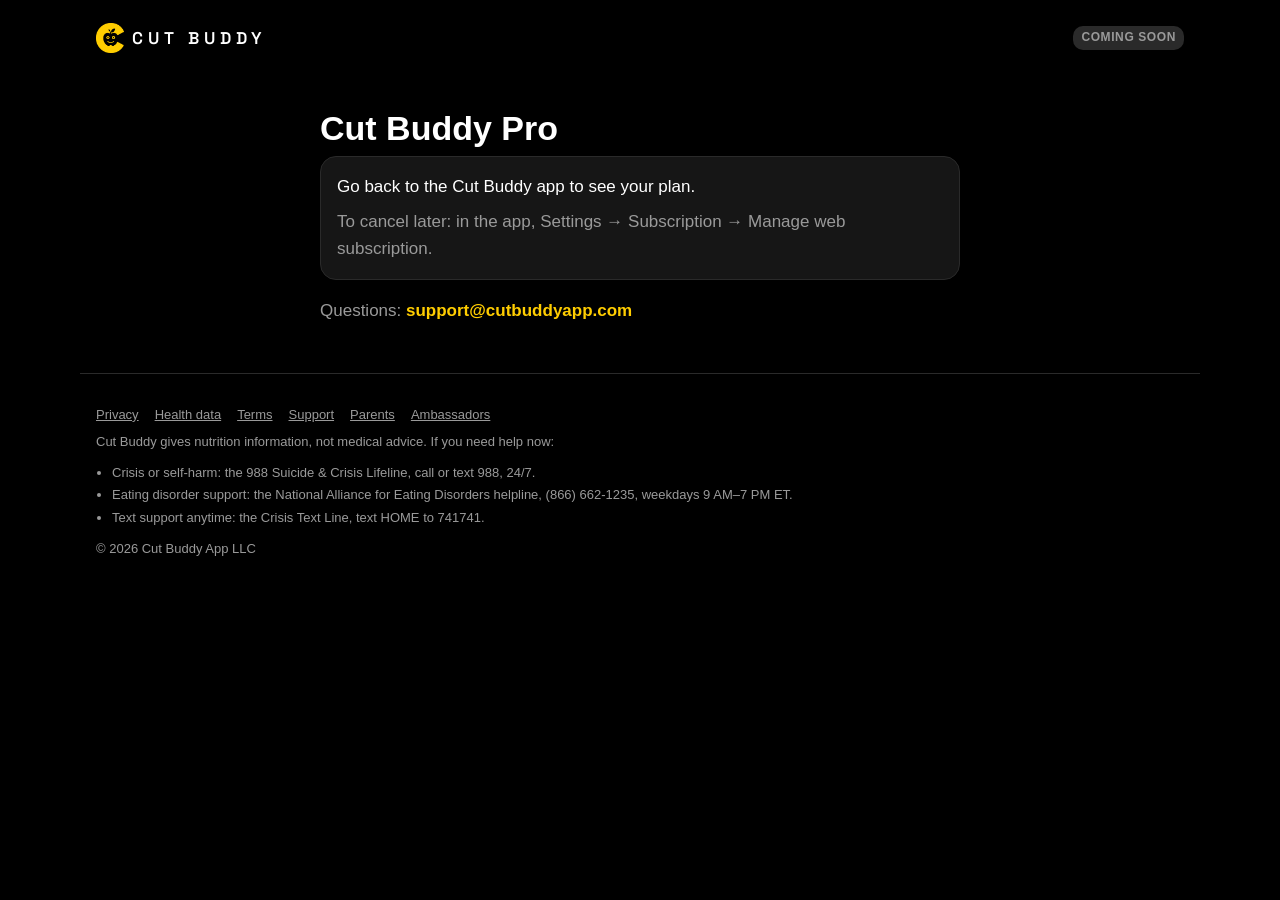
<file: subscribed.html>
<!doctype html><html lang="en"><head><meta charset="utf-8"><meta name="color-scheme" content="dark"><style>html{background:#000;color-scheme:dark}</style><meta name="viewport" content="width=device-width, initial-scale=1, viewport-fit=cover"><meta name="robots" content="noindex, nofollow"><link rel="icon" href="assets/app-icon-1024.png"><link rel="apple-touch-icon" href="apple-touch-icon.png"><link rel="stylesheet" href="theme.css"><title>Cut Buddy Pro</title></head><body class="cb-text">
<div class="cb-topbar" id="topbar"><header class="cb-wrap cb-header">
  <a class="cb-brand" href="index.html" aria-label="Cut Buddy, home"><img src="assets/logo-mark.png" alt="" width="390" height="427"><span class="cb-wordmark" id="wordmark">Cut Buddy</span></a>
  <span class="cb-pill is-dim">Coming soon</span>
</header></div>
<script src="assets/site.js"></script>
<main>
<!-- Where Stripe's checkout and billing pages send people back to (the app's
     stripe-checkout function, CHECKOUT_DONE_URL). It reads ?checkout= and
     nothing else, stores nothing and loads nothing. -->
<h1 id="title">You're all set</h1>
<div class="cb-card">
  <p id="line">Go back to the Cut Buddy app. Pro switches on as soon as your payment is confirmed, usually within a minute.</p>
  <p class="cb-muted">To cancel later: in the app, Settings → Subscription → Manage web subscription.</p>
</div>
<p class="cb-muted">Questions: <a class="cb-link" href="mailto:support@cutbuddyapp.com">support@cutbuddyapp.com</a></p>
</main>
<footer class="cb-wrap cb-footer">
  <nav aria-label="Policies and support"><a href="privacy.html">Privacy</a><a href="health-data.html">Health data</a><a href="terms.html">Terms</a><a href="support.html">Support</a><a href="guardians.html">Parents</a><a href="ambassadors.html">Ambassadors</a></nav>
  <p>Cut Buddy gives nutrition information, not medical advice. If you need help now:</p>
<!-- helplines:start (written by scripts/render-helplines.mjs from src/chat/helplines.ts; don't edit by hand) -->
<ul class="helplines">
<li>Crisis or self-harm: the 988 Suicide &amp; Crisis Lifeline, call or text 988, 24/7.</li>
<li>Eating disorder support: the National Alliance for Eating Disorders helpline, (866) 662-1235, weekdays 9 AM–7 PM ET.</li>
<li>Text support anytime: the Crisis Text Line, text HOME to 741741.</li>
</ul>
<!-- helplines:end -->
  <p>© 2026 Cut Buddy App LLC</p>
</footer>
<script>
(function () {
  "use strict";
  var state = new URLSearchParams(window.location.search).get("checkout");
  if (state === "cancelled") {
    document.getElementById("title").textContent = "No charge was made";
    document.getElementById("line").textContent = "You left the checkout before paying. Go back to the Cut Buddy app whenever you're ready.";
  } else if (state !== "done") {
    document.getElementById("title").textContent = "Cut Buddy Pro";
    document.getElementById("line").textContent = "Go back to the Cut Buddy app to see your plan.";
  }
})();
</script>
</body></html>
</file>
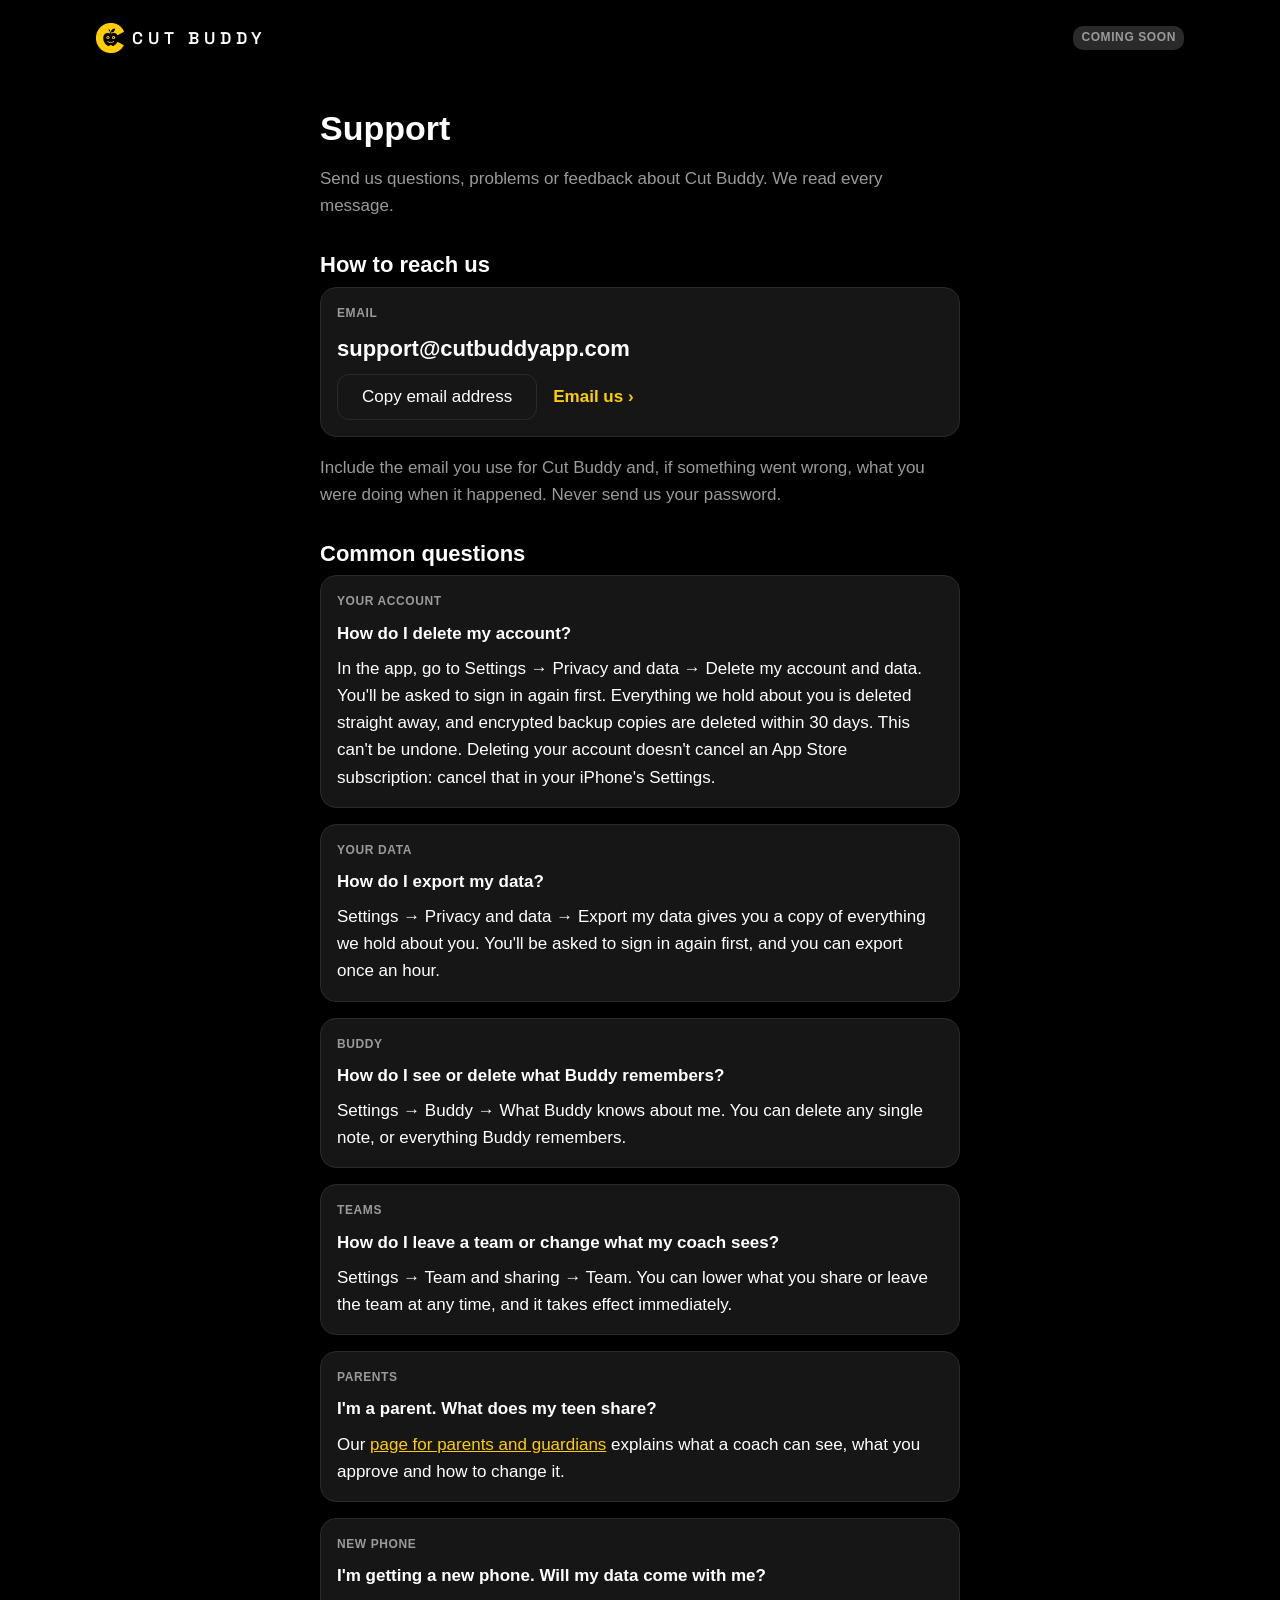
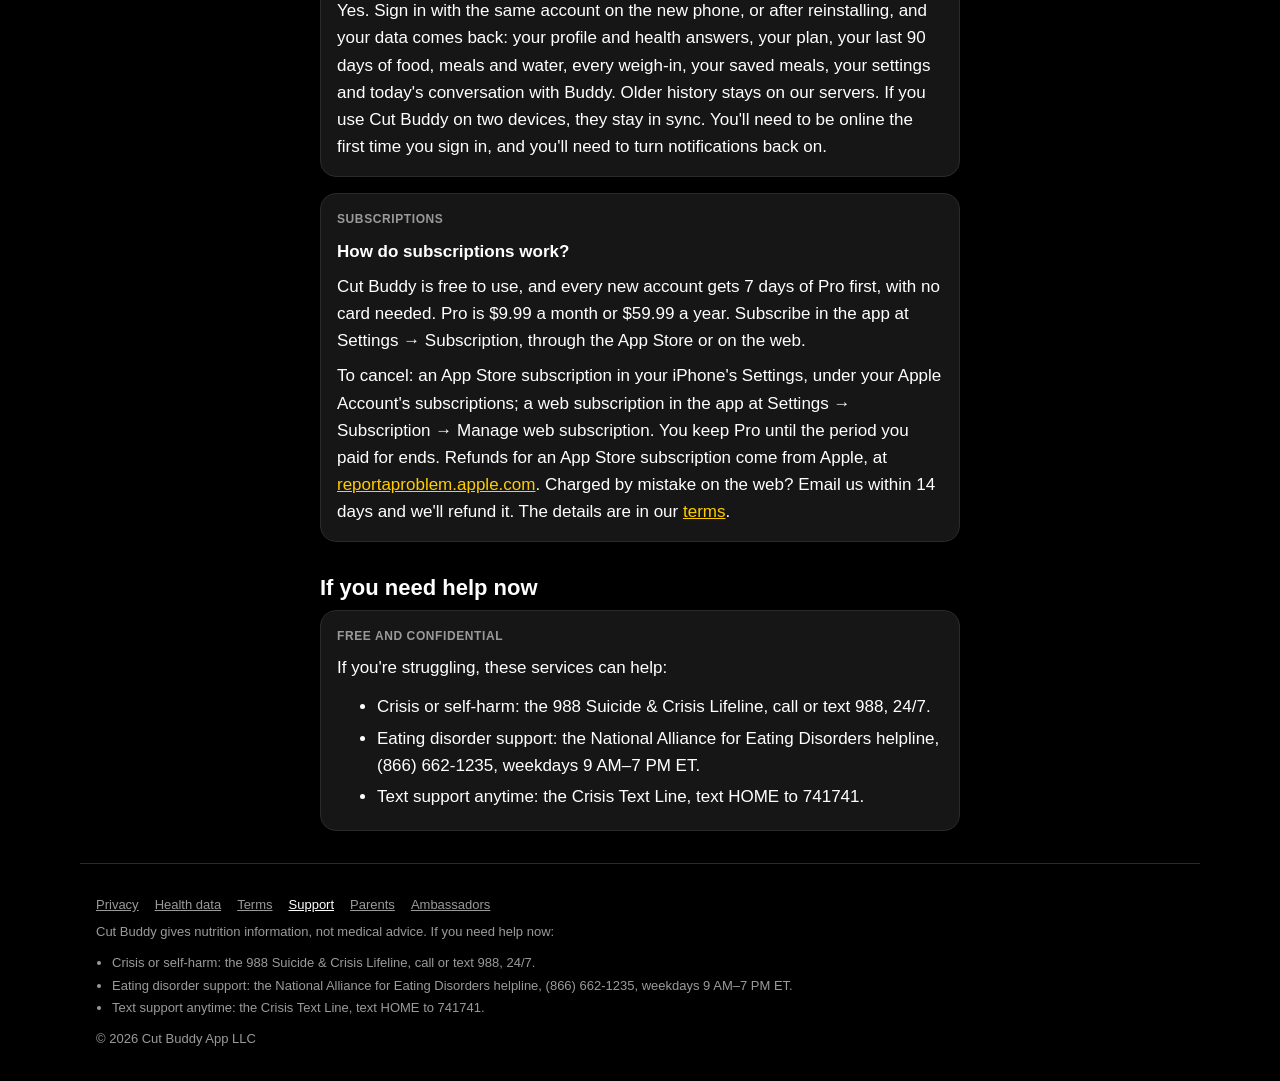
<file: support.html>
<!doctype html><html lang="en"><head><meta charset="utf-8"><meta name="color-scheme" content="dark"><style>html{background:#000;color-scheme:dark}</style><meta name="viewport" content="width=device-width, initial-scale=1, viewport-fit=cover"><meta name="robots" content="noindex, nofollow"><meta name="description" content="How to reach Cut Buddy, and answers to common questions."><link rel="icon" href="assets/app-icon-1024.png"><link rel="apple-touch-icon" href="apple-touch-icon.png"><link rel="stylesheet" href="theme.css"><title>Cut Buddy Support</title>
<style>
  /* Support layout only. Every value comes from theme.css. */
  .faq { display: grid; gap: var(--cb-space-md); }
  .email { font-size: var(--cb-title-size); font-weight: 600; overflow-wrap: anywhere; }
  #copy-status:empty { display: none; }
  .actions { display: flex; flex-wrap: wrap; align-items: center; gap: var(--cb-space-sm) var(--cb-space-md); }
</style></head><body class="cb-text">
<div class="cb-topbar" id="topbar"><header class="cb-wrap cb-header">
  <a class="cb-brand" href="index.html" aria-label="Cut Buddy, home"><img src="assets/logo-mark.png" alt="" width="390" height="427"><span class="cb-wordmark" id="wordmark">Cut Buddy</span></a>
  <span class="cb-pill is-dim">Coming soon</span>
</header></div>
<script src="assets/site.js"></script>
<main>
<h1>Support</h1>
<p class="cb-muted">Send us questions, problems or feedback about Cut Buddy. We read every message.</p>

<h2>How to reach us</h2>
<div class="cb-card">
  <p class="cb-label">Email</p>
  <p class="email" id="support-email">support@cutbuddyapp.com</p>
  <div class="actions">
    <button type="button" class="cb-btn is-outline" data-copy="support-email">Copy email address</button>
    <a class="cb-link" href="mailto:support@cutbuddyapp.com">Email us ›</a>
  </div>
  <p class="cb-caption" id="copy-status" role="status"></p>
</div>
<p class="cb-muted">Include the email you use for Cut Buddy and, if something went wrong, what you were doing when it happened. Never send us your password.</p>

<h2>Common questions</h2>
<div class="faq">
  <div class="cb-card">
    <p class="cb-label">Your account</p>
    <h3>How do I delete my account?</h3>
    <p>In the app, go to Settings → Privacy and data → Delete my account and data. You'll be asked to sign in again first. Everything we hold about you is deleted straight away, and encrypted backup copies are deleted within 30 days. This can't be undone. Deleting your account doesn't cancel an App Store subscription: cancel that in your iPhone's Settings.</p>
  </div>
  <div class="cb-card">
    <p class="cb-label">Your data</p>
    <h3>How do I export my data?</h3>
    <p>Settings → Privacy and data → Export my data gives you a copy of everything we hold about you. You'll be asked to sign in again first, and you can export once an hour.</p>
  </div>
  <div class="cb-card">
    <p class="cb-label">Buddy</p>
    <h3>How do I see or delete what Buddy remembers?</h3>
    <p>Settings → Buddy → What Buddy knows about me. You can delete any single note, or everything Buddy remembers.</p>
  </div>
  <div class="cb-card">
    <p class="cb-label">Teams</p>
    <h3>How do I leave a team or change what my coach sees?</h3>
    <p>Settings → Team and sharing → Team. You can lower what you share or leave the team at any time, and it takes effect immediately.</p>
  </div>
  <div class="cb-card">
    <p class="cb-label">Parents</p>
    <h3>I'm a parent. What does my teen share?</h3>
    <p>Our <a href="guardians.html">page for parents and guardians</a> explains what a coach can see, what you approve and how to change it.</p>
  </div>
  <div class="cb-card">
    <p class="cb-label">New phone</p>
    <h3>I'm getting a new phone. Will my data come with me?</h3>
    <p>Yes. Sign in with the same account on the new phone, or after reinstalling, and your data comes back: your profile and health answers, your plan, your last 90 days of food, meals and water, every weigh-in, your saved meals, your settings and today's conversation with Buddy. Older history stays on our servers. If you use Cut Buddy on two devices, they stay in sync. You'll need to be online the first time you sign in, and you'll need to turn notifications back on.</p>
  </div>
  <div class="cb-card">
    <p class="cb-label">Subscriptions</p>
    <h3>How do subscriptions work?</h3>
    <p>Cut Buddy is free to use, and every new account gets 7 days of Pro first, with no card needed. Pro is $9.99 a month or $59.99 a year. Subscribe in the app at Settings → Subscription, through the App Store or on the web.</p>
    <p>To cancel: an App Store subscription in your iPhone's Settings, under your Apple Account's subscriptions; a web subscription in the app at Settings → Subscription → Manage web subscription. You keep Pro until the period you paid for ends. Refunds for an App Store subscription come from Apple, at <a href="https://reportaproblem.apple.com">reportaproblem.apple.com</a>. Charged by mistake on the web? Email us within 14 days and we'll refund it. The details are in our <a href="terms.html">terms</a>.</p>
  </div>
</div>

<h2>If you need help now</h2>
<div class="cb-card">
  <p class="cb-label">Free and confidential</p>
  <p>If you're struggling, these services can help:</p>
<!-- helplines:start (written by scripts/render-helplines.mjs from src/chat/helplines.ts; don't edit by hand) -->
<ul class="helplines">
<li>Crisis or self-harm: the 988 Suicide &amp; Crisis Lifeline, call or text 988, 24/7.</li>
<li>Eating disorder support: the National Alliance for Eating Disorders helpline, (866) 662-1235, weekdays 9 AM–7 PM ET.</li>
<li>Text support anytime: the Crisis Text Line, text HOME to 741741.</li>
</ul>
<!-- helplines:end -->
</div>
</main>
<footer class="cb-wrap cb-footer">
  <nav aria-label="Policies and support"><a href="privacy.html">Privacy</a><a href="health-data.html">Health data</a><a href="terms.html">Terms</a><a href="support.html" aria-current="page">Support</a><a href="guardians.html">Parents</a><a href="ambassadors.html">Ambassadors</a></nav>
  <p>Cut Buddy gives nutrition information, not medical advice. If you need help now:</p>
<!-- helplines:start (written by scripts/render-helplines.mjs from src/chat/helplines.ts; don't edit by hand) -->
<ul class="helplines">
<li>Crisis or self-harm: the 988 Suicide &amp; Crisis Lifeline, call or text 988, 24/7.</li>
<li>Eating disorder support: the National Alliance for Eating Disorders helpline, (866) 662-1235, weekdays 9 AM–7 PM ET.</li>
<li>Text support anytime: the Crisis Text Line, text HOME to 741741.</li>
</ul>
<!-- helplines:end -->
  <p>© 2026 Cut Buddy App LLC</p>
</footer>
<script>
  document.querySelectorAll("button[data-copy]").forEach((button) => {
    const status = document.getElementById("copy-status");
    button.addEventListener("click", async () => {
      const text = document.getElementById(button.dataset.copy).textContent.trim();
      try { await navigator.clipboard.writeText(text); status.textContent = "Copied."; }
      catch { status.textContent = "Couldn't copy. Select the address and copy it instead."; }
      setTimeout(() => { status.textContent = ""; }, 3000);
    });
  });
</script>
</body></html>
</file>
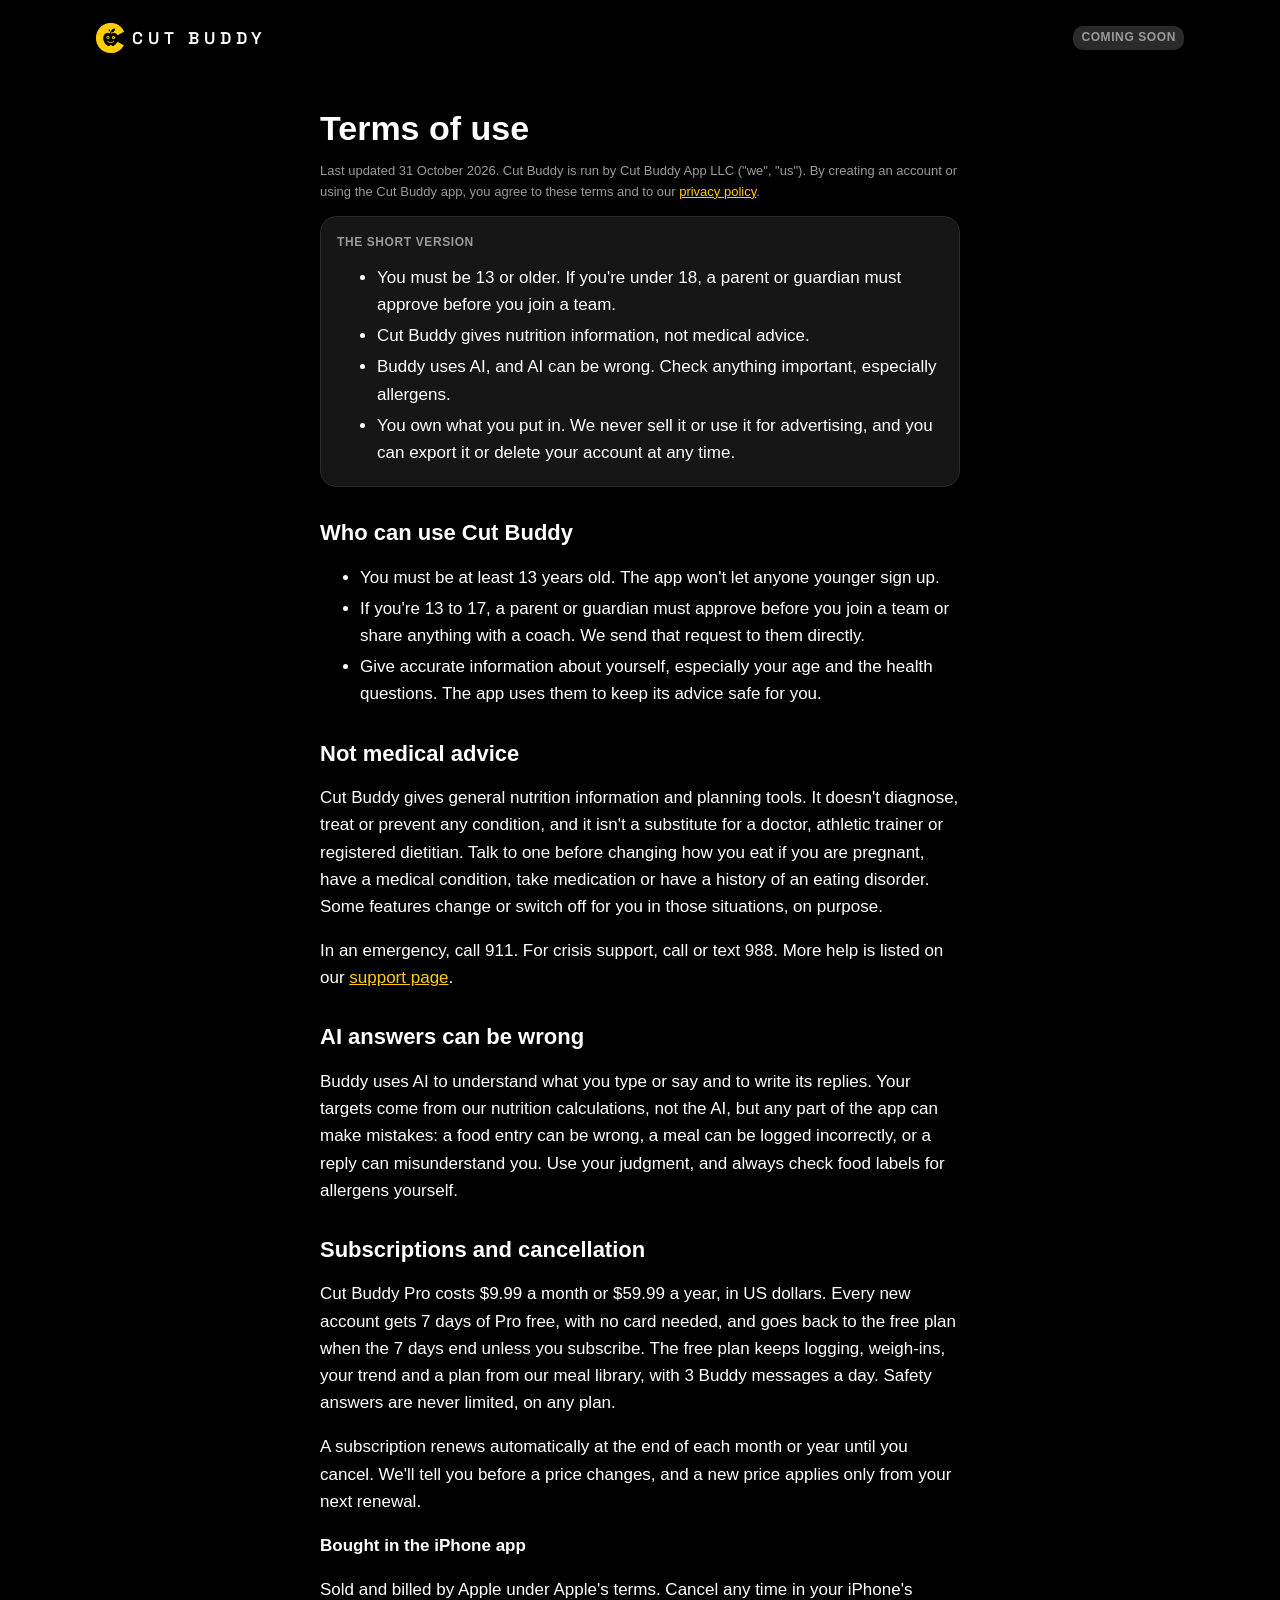
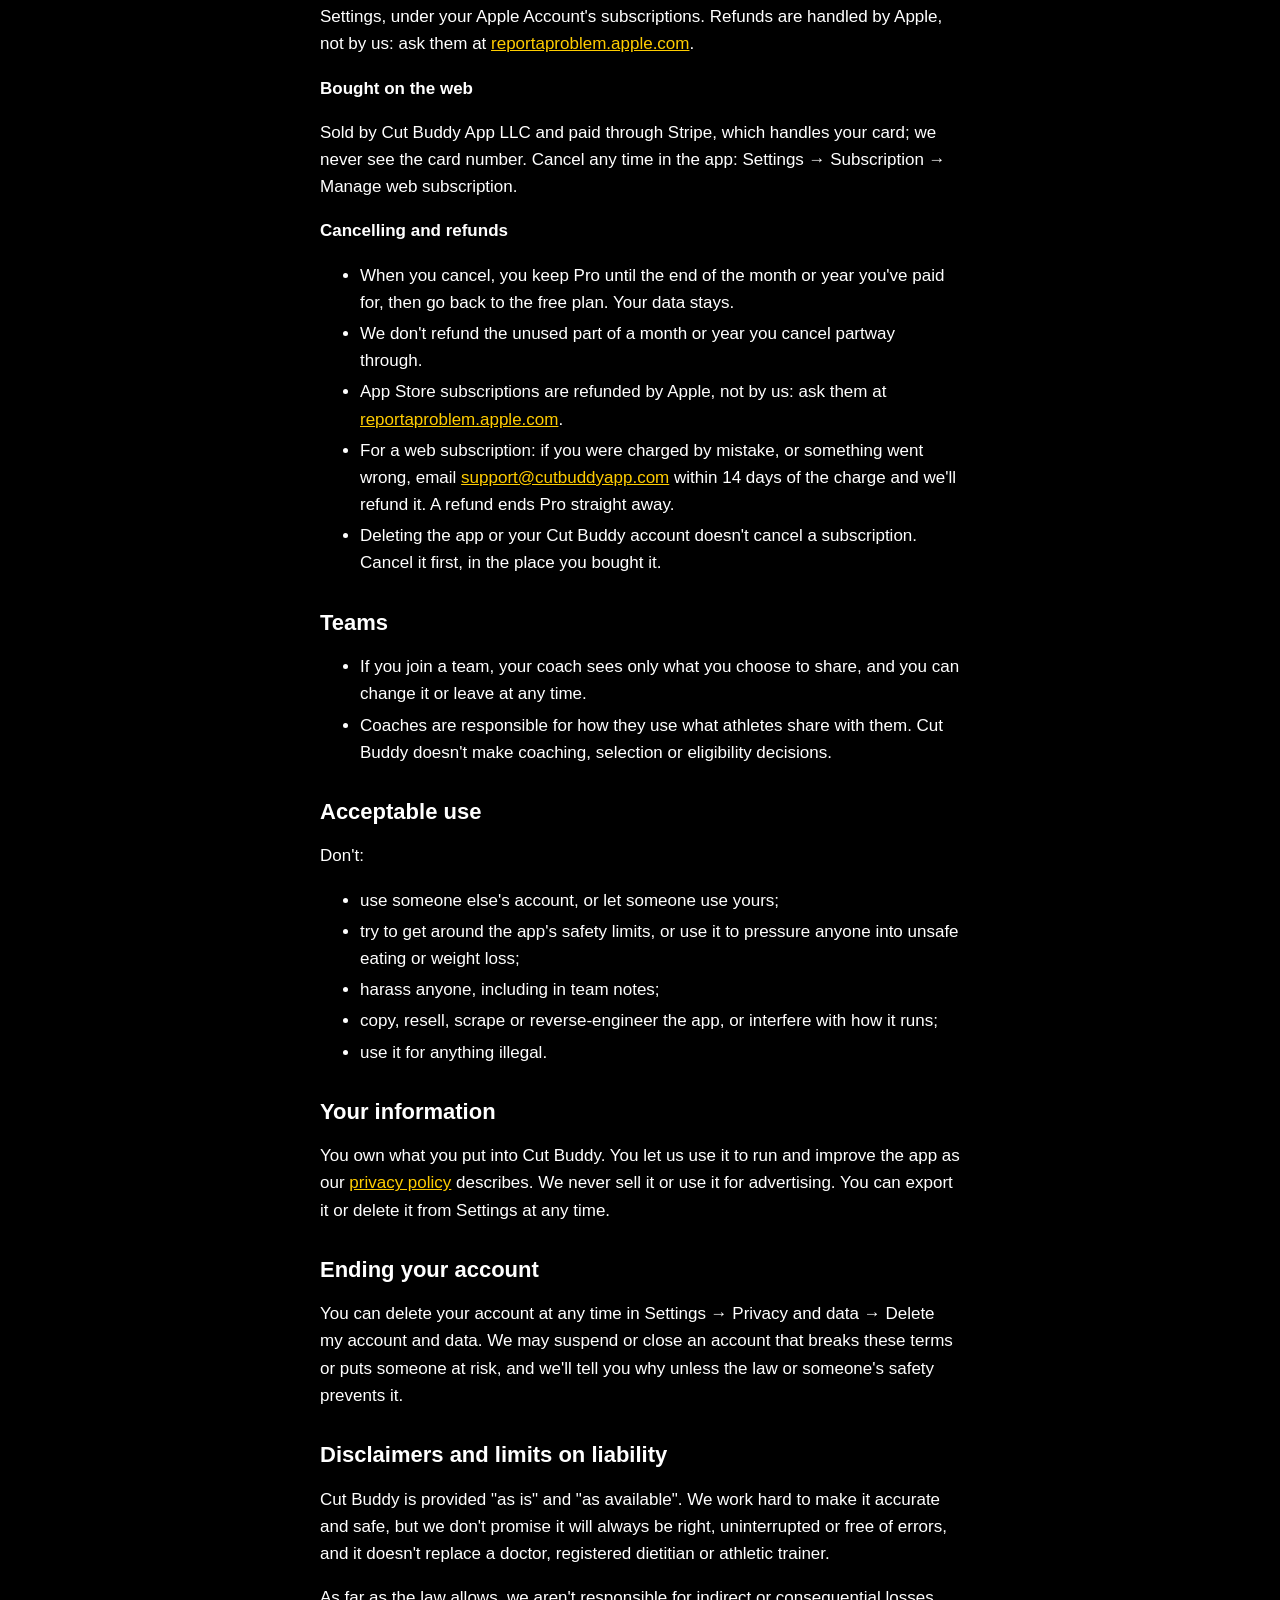
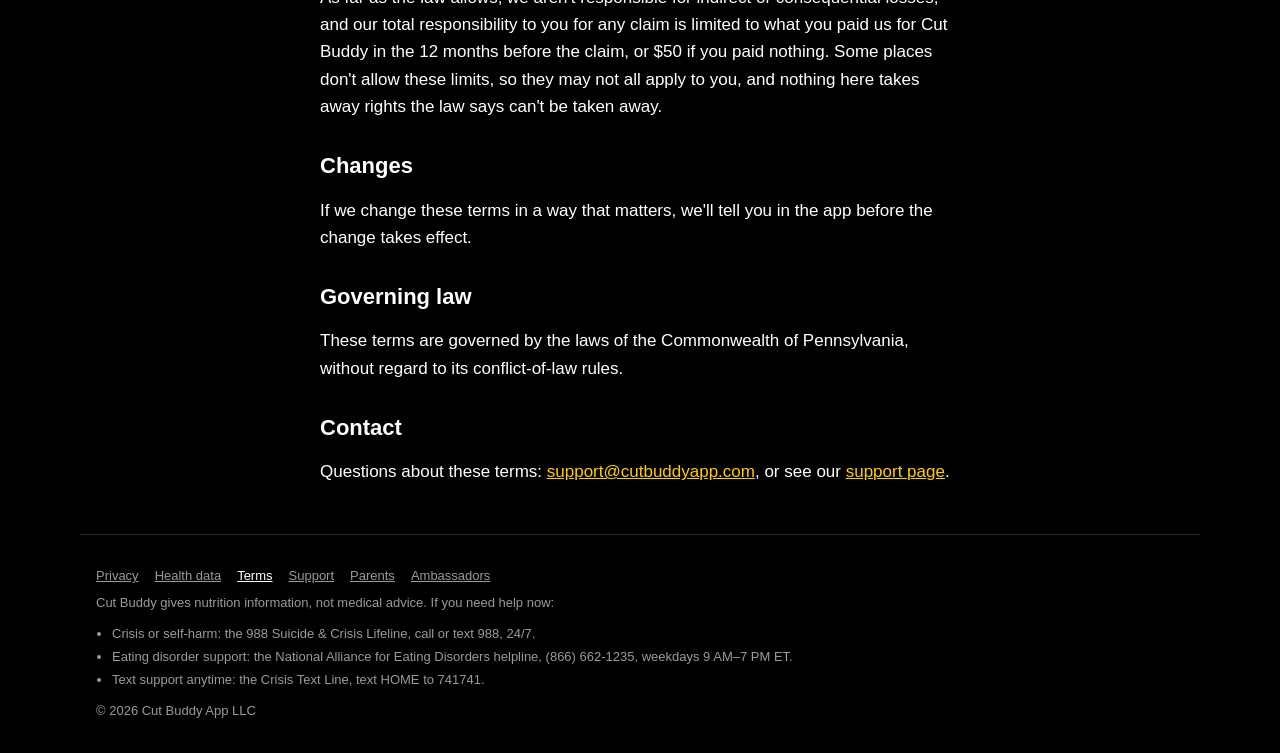
<file: terms.html>
<!doctype html><html lang="en"><head><meta charset="utf-8"><meta name="color-scheme" content="dark"><style>html{background:#000;color-scheme:dark}</style><meta name="viewport" content="width=device-width, initial-scale=1, viewport-fit=cover"><meta name="robots" content="noindex, nofollow"><link rel="icon" href="assets/app-icon-1024.png"><link rel="apple-touch-icon" href="apple-touch-icon.png"><link rel="stylesheet" href="theme.css"><title>Cut Buddy Terms of Use</title></head><body class="cb-text">
<div class="cb-topbar" id="topbar"><header class="cb-wrap cb-header">
  <a class="cb-brand" href="index.html" aria-label="Cut Buddy, home"><img src="assets/logo-mark.png" alt="" width="390" height="427"><span class="cb-wordmark" id="wordmark">Cut Buddy</span></a>
  <span class="cb-pill is-dim">Coming soon</span>
</header></div>
<script src="assets/site.js"></script>
<main>
<h1>Terms of use</h1>
<p class="updated">Last updated 31 October 2026. Cut Buddy is run by Cut Buddy App LLC ("we", "us"). By creating an account or using the Cut Buddy app, you agree to these terms and to our <a href="privacy.html">privacy policy</a>.</p>

<div class="cb-card">
<p class="cb-label">The short version</p>
<ul>
<li>You must be 13 or older. If you're under 18, a parent or guardian must approve before you join a team.</li>
<li>Cut Buddy gives nutrition information, not medical advice.</li>
<li>Buddy uses AI, and AI can be wrong. Check anything important, especially allergens.</li>
<li>You own what you put in. We never sell it or use it for advertising, and you can export it or delete your account at any time.</li>
</ul>
</div>

<h2>Who can use Cut Buddy</h2>
<ul>
<li>You must be at least 13 years old. The app won't let anyone younger sign up.</li>
<li>If you're 13 to 17, a parent or guardian must approve before you join a team or share anything with a coach. We send that request to them directly.</li>
<li>Give accurate information about yourself, especially your age and the health questions. The app uses them to keep its advice safe for you.</li>
</ul>

<h2>Not medical advice</h2>
<p>Cut Buddy gives general nutrition information and planning tools. It doesn't diagnose, treat or prevent any condition, and it isn't a substitute for a doctor, athletic trainer or registered dietitian. Talk to one before changing how you eat if you are pregnant, have a medical condition, take medication or have a history of an eating disorder. Some features change or switch off for you in those situations, on purpose.</p>
<p>In an emergency, call 911. For crisis support, call or text 988. More help is listed on our <a href="support.html">support page</a>.</p>

<h2>AI answers can be wrong</h2>
<p>Buddy uses AI to understand what you type or say and to write its replies. Your targets come from our nutrition calculations, not the AI, but any part of the app can make mistakes: a food entry can be wrong, a meal can be logged incorrectly, or a reply can misunderstand you. Use your judgment, and always check food labels for allergens yourself.</p>

<h2>Subscriptions and cancellation</h2>
<p>Cut Buddy Pro costs $9.99 a month or $59.99 a year, in US dollars. Every new account gets 7 days of Pro free, with no card needed, and goes back to the free plan when the 7 days end unless you subscribe. The free plan keeps logging, weigh-ins, your trend and a plan from our meal library, with 3 Buddy messages a day. Safety answers are never limited, on any plan.</p>
<p>A subscription renews automatically at the end of each month or year until you cancel. We'll tell you before a price changes, and a new price applies only from your next renewal.</p>
<h3>Bought in the iPhone app</h3>
<p>Sold and billed by Apple under Apple's terms. Cancel any time in your iPhone's Settings, under your Apple Account's subscriptions. Refunds are handled by Apple, not by us: ask them at <a href="https://reportaproblem.apple.com">reportaproblem.apple.com</a>.</p>
<h3>Bought on the web</h3>
<p>Sold by Cut Buddy App LLC and paid through Stripe, which handles your card; we never see the card number. Cancel any time in the app: Settings → Subscription → Manage web subscription.</p>
<h3>Cancelling and refunds</h3>
<ul>
<li>When you cancel, you keep Pro until the end of the month or year you've paid for, then go back to the free plan. Your data stays.</li>
<li>We don't refund the unused part of a month or year you cancel partway through.</li>
<li>App Store subscriptions are refunded by Apple, not by us: ask them at <a href="https://reportaproblem.apple.com">reportaproblem.apple.com</a>.</li>
<li>For a web subscription: if you were charged by mistake, or something went wrong, email <a href="mailto:support@cutbuddyapp.com">support@cutbuddyapp.com</a> within 14 days of the charge and we'll refund it. A refund ends Pro straight away.</li>
<li>Deleting the app or your Cut Buddy account doesn't cancel a subscription. Cancel it first, in the place you bought it.</li>
</ul>

<h2>Teams</h2>
<ul>
<li>If you join a team, your coach sees only what you choose to share, and you can change it or leave at any time.</li>
<li>Coaches are responsible for how they use what athletes share with them. Cut Buddy doesn't make coaching, selection or eligibility decisions.</li>
</ul>

<h2>Acceptable use</h2>
<p>Don't:</p>
<ul>
<li>use someone else's account, or let someone use yours;</li>
<li>try to get around the app's safety limits, or use it to pressure anyone into unsafe eating or weight loss;</li>
<li>harass anyone, including in team notes;</li>
<li>copy, resell, scrape or reverse-engineer the app, or interfere with how it runs;</li>
<li>use it for anything illegal.</li>
</ul>

<h2>Your information</h2>
<p>You own what you put into Cut Buddy. You let us use it to run and improve the app as our <a href="privacy.html">privacy policy</a> describes. We never sell it or use it for advertising. You can export it or delete it from Settings at any time.</p>

<h2>Ending your account</h2>
<p>You can delete your account at any time in Settings → Privacy and data → Delete my account and data. We may suspend or close an account that breaks these terms or puts someone at risk, and we'll tell you why unless the law or someone's safety prevents it.</p>

<h2>Disclaimers and limits on liability</h2>
<p>Cut Buddy is provided "as is" and "as available". We work hard to make it accurate and safe, but we don't promise it will always be right, uninterrupted or free of errors, and it doesn't replace a doctor, registered dietitian or athletic trainer.</p>
<p>As far as the law allows, we aren't responsible for indirect or consequential losses, and our total responsibility to you for any claim is limited to what you paid us for Cut Buddy in the 12 months before the claim, or $50 if you paid nothing. Some places don't allow these limits, so they may not all apply to you, and nothing here takes away rights the law says can't be taken away.</p>

<h2>Changes</h2>
<p>If we change these terms in a way that matters, we'll tell you in the app before the change takes effect.</p>

<h2>Governing law</h2>
<p>These terms are governed by the laws of the Commonwealth of Pennsylvania, without regard to its conflict-of-law rules.</p>

<h2>Contact</h2>
<p>Questions about these terms: <a href="mailto:support@cutbuddyapp.com">support@cutbuddyapp.com</a>, or see our <a href="support.html">support page</a>.</p>
</main>
<footer class="cb-wrap cb-footer">
  <nav aria-label="Policies and support"><a href="privacy.html">Privacy</a><a href="health-data.html">Health data</a><a href="terms.html" aria-current="page">Terms</a><a href="support.html">Support</a><a href="guardians.html">Parents</a><a href="ambassadors.html">Ambassadors</a></nav>
  <p>Cut Buddy gives nutrition information, not medical advice. If you need help now:</p>
<!-- helplines:start (written by scripts/render-helplines.mjs from src/chat/helplines.ts; don't edit by hand) -->
<ul class="helplines">
<li>Crisis or self-harm: the 988 Suicide &amp; Crisis Lifeline, call or text 988, 24/7.</li>
<li>Eating disorder support: the National Alliance for Eating Disorders helpline, (866) 662-1235, weekdays 9 AM–7 PM ET.</li>
<li>Text support anytime: the Crisis Text Line, text HOME to 741741.</li>
</ul>
<!-- helplines:end -->
  <p>© 2026 Cut Buddy App LLC</p>
</footer>
</body></html>
</file>
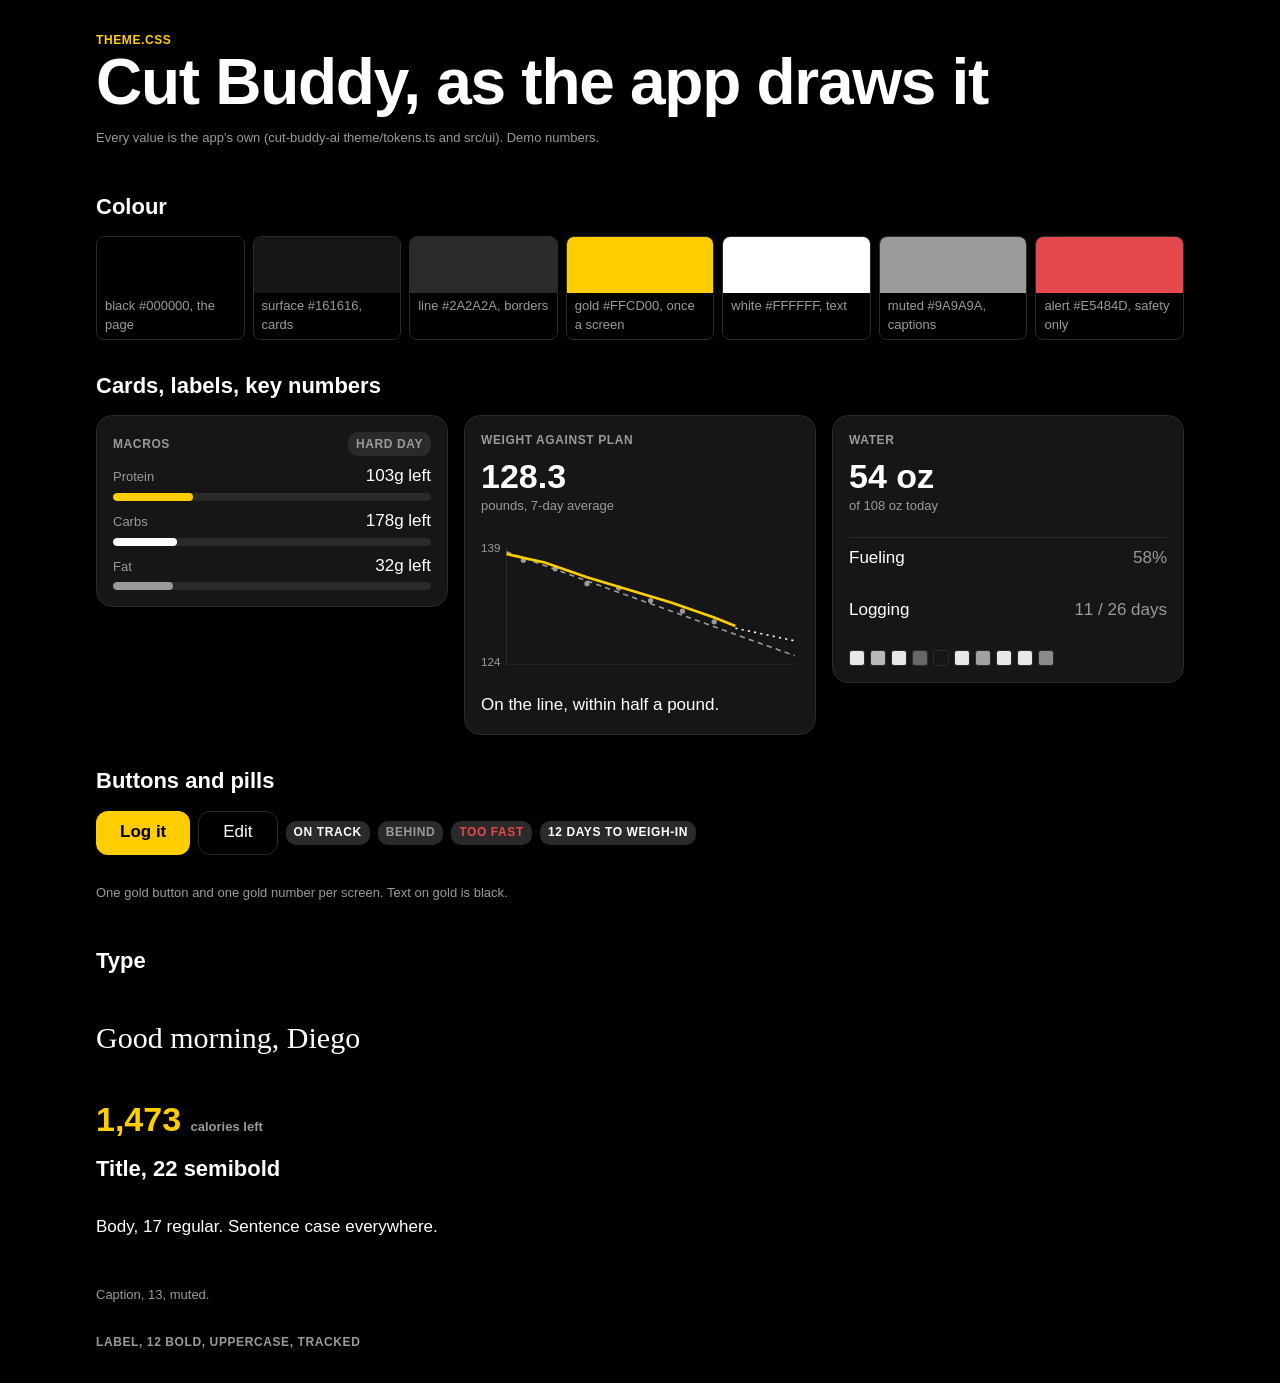
<file: theme.html>
<!doctype html><html lang="en"><head><meta charset="utf-8"><meta name="color-scheme" content="dark"><style>html{background:#000;color-scheme:dark}</style><meta name="viewport" content="width=device-width, initial-scale=1, viewport-fit=cover"><meta name="robots" content="noindex, nofollow"><link rel="stylesheet" href="theme.css"><title>Cut Buddy Style Guide</title>
<style>
/* Layout of this guide only. Every colour and component comes from theme.css. */
.guide { display: grid; gap: var(--cb-space-xl); padding-block: var(--cb-space-xl); }
.guide section { display: grid; gap: var(--cb-space-md); }
.cols { display: grid; grid-template-columns: repeat(auto-fit, minmax(260px, 1fr)); gap: var(--cb-space-md); align-items: start; }
.swatches { display: grid; grid-template-columns: repeat(auto-fit, minmax(140px, 1fr)); gap: var(--cb-space-sm); }
.swatch { border: 1px solid var(--cb-line); border-radius: var(--cb-radius-sm); overflow: hidden; }
.swatch b { display: block; height: 56px; }
.swatch span { display: block; padding: var(--cb-space-xs) var(--cb-space-sm); font-size: var(--cb-caption-size); color: var(--cb-muted); }
.line-up { display: flex; flex-wrap: wrap; gap: var(--cb-space-sm); align-items: center; }
</style></head><body>
<main class="cb-wrap guide">
  <header>
    <p class="cb-label is-gold">theme.css</p>
    <h1 class="cb-display">Cut Buddy, as the app draws it</h1>
    <p class="cb-caption">Every value is the app's own (cut-buddy-ai theme/tokens.ts and src/ui). Demo numbers.</p>
  </header>

  <section>
    <h2 class="cb-title">Colour</h2>
    <div class="swatches">
      <div class="swatch"><b style="background:var(--cb-black)"></b><span>black #000000, the page</span></div>
      <div class="swatch"><b style="background:var(--cb-surface)"></b><span>surface #161616, cards</span></div>
      <div class="swatch"><b style="background:var(--cb-line)"></b><span>line #2A2A2A, borders</span></div>
      <div class="swatch"><b style="background:var(--cb-gold)"></b><span>gold #FFCD00, once a screen</span></div>
      <div class="swatch"><b style="background:var(--cb-white)"></b><span>white #FFFFFF, text</span></div>
      <div class="swatch"><b style="background:var(--cb-muted)"></b><span>muted #9A9A9A, captions</span></div>
      <div class="swatch"><b style="background:var(--cb-alert)"></b><span>alert #E5484D, safety only</span></div>
    </div>
  </section>

  <section>
    <h2 class="cb-title">Cards, labels, key numbers</h2>
    <div class="cols">
      <div class="cb-card">
        <div class="cb-row" style="min-height:0"><p class="cb-label">Macros</p><span class="cb-pill is-dim">Hard day</span></div>
        <div class="cb-macro"><span>Protein</span><span>103g left</span><div class="cb-bar protein"><i style="width:25%"></i></div></div>
        <div class="cb-macro"><span>Carbs</span><span>178g left</span><div class="cb-bar carbs"><i style="width:20%"></i></div></div>
        <div class="cb-macro"><span>Fat</span><span>32g left</span><div class="cb-bar fat"><i style="width:19%"></i></div></div>
      </div>
      <div class="cb-card">
        <p class="cb-label">Weight against plan</p>
        <div><p class="cb-key-number">128.3</p><p class="cb-caption">pounds, 7-day average</p></div>
        <svg class="cb-chart" viewBox="0 0 300 140" role="img" aria-label="Seven-day average weight falling along the plan line">
          <line class="axis" x1="24" y1="10" x2="24" y2="120"/><line class="axis" x1="24" y1="120" x2="296" y2="120"/>
          <text x="0" y="14">139</text><text x="0" y="122">124</text>
          <polyline class="plan" points="24,14 296,112"/>
          <polyline class="rate" points="240,86 296,98"/>
          <g><circle class="dot" cx="40" cy="22" r="2.5"/><circle class="dot" cx="70" cy="30" r="2.5"/><circle class="dot" cx="100" cy="44" r="2.5"/><circle class="dot" cx="130" cy="48" r="2.5"/><circle class="dot" cx="160" cy="60" r="2.5"/><circle class="dot" cx="190" cy="70" r="2.5"/><circle class="dot" cx="220" cy="80" r="2.5"/></g>
          <polyline class="avg" points="24,16 60,24 100,38 140,50 180,62 220,76 240,84"/>
        </svg>
        <p>On the line, within half a pound.</p>
      </div>
      <div class="cb-card">
        <p class="cb-label">Water</p>
        <div><p class="cb-key-number">54 oz</p><p class="cb-caption">of 108 oz today</p></div>
        <div class="cb-divider"></div>
        <div class="cb-row"><span>Fueling</span><span>58%</span></div>
        <div class="cb-row"><span>Logging</span><span>11 / 26 days</span></div>
        <div class="cb-grid" aria-hidden="true"><i style="--v:.9"></i><i style="--v:.7"></i><i style="--v:.9"></i><i style="--v:.35"></i><i class="empty"></i><i style="--v:.9"></i><i style="--v:.6"></i><i style="--v:.9"></i><i style="--v:.9"></i><i style="--v:.5"></i></div>
      </div>
    </div>
  </section>

  <section>
    <h2 class="cb-title">Buttons and pills</h2>
    <div class="line-up">
      <button class="cb-btn" type="button">Log it</button>
      <button class="cb-btn is-outline" type="button">Edit</button>
      <span class="cb-pill">On track</span>
      <span class="cb-pill is-dim">Behind</span>
      <span class="cb-pill is-alert">Too fast</span>
      <span class="cb-pill">12 days to weigh-in</span>
    </div>
    <p class="cb-caption">One gold button and one gold number per screen. Text on gold is black.</p>
  </section>

  <section>
    <h2 class="cb-title">Type</h2>
    <p class="cb-greeting">Good morning, Diego</p>
    <p class="cb-key-number is-gold">1,473 <span class="cb-caption">calories left</span></p>
    <p class="cb-title">Title, 22 semibold</p>
    <p>Body, 17 regular. Sentence case everywhere.</p>
    <p class="cb-caption">Caption, 13, muted.</p>
    <p class="cb-label">Label, 12 bold, uppercase, tracked</p>
  </section>
</main>
</body></html>
</file>
<file: theme.css>
/* Cut Buddy's design, taken from the app (cut-buddy-ai: theme/tokens.ts,
   src/ui/index.tsx, Badge, MacroBars, WeightChart, ConsistencyGrid, Rings).
   The only source of styles on this site: every colour, size, radius and
   component lives here. Pages use these classes and variables; no page or
   other stylesheet sets its own colour. theme.html shows each piece.

   One deliberate look, as in the app: dark. 1 app point = 1 CSS pixel. */

:root {
  color-scheme: dark;

  /* ---- Colour (theme/tokens.ts) ---- */
  --cb-black: #000000;        /* the page */
  --cb-surface: #161616;      /* cards, inputs, sheets */
  --cb-line: #2a2a2a;         /* borders, dividers, bar and ring tracks, pills */
  --cb-gold: #ffcd00;         /* Pantone 116 C: one primary action, one key number */
  --cb-on-gold: #000000;      /* text on gold is black, never white */
  --cb-white: #ffffff;        /* primary text */
  --cb-muted: #9a9a9a;        /* secondary text, captions, labels */
  --cb-alert: #e5484d;        /* safety only: "Too fast", warnings. Never decoration */
  --cb-gold-soft: rgba(255, 205, 0, 0.12);
  --cb-gold-pale: #fff4c2;    /* the head of a falling digit in the launch rain (design/launch-animation) */

  /* Macros, always in this order and these colours: protein carries the gold. */
  --cb-protein: var(--cb-gold);
  --cb-carbs: var(--cb-white);
  --cb-fat: var(--cb-muted);

  /* ---- Type: the system font, SF Pro on Apple devices ---- */
  --cb-font: -apple-system, BlinkMacSystemFont, "SF Pro Text", "SF Pro Display", "Helvetica Neue", Arial, sans-serif;
  --cb-serif: Georgia, "Noto Serif", serif;   /* the greeting only ("Good morning, Diego") */
  /* The rain's 0s and 1s. The launch animation uses JetBrains Mono; the site
     doesn't load a font for ten digits, so it's the system monospace. */
  --cb-mono: ui-monospace, "SF Mono", SFMono-Regular, Menlo, Consolas, monospace;
  --cb-key-size: 34px;        /* the screen's key number, 700 */
  --cb-title-size: 22px;      /* titles, 600 */
  --cb-body-size: 17px;       /* body, 400 */
  --cb-caption-size: 13px;    /* captions, 400, muted */
  --cb-label-size: 12px;      /* LABELS: 700, uppercase, 0.6px tracking */
  --cb-label-tracking: 0.6px;
  /* The web's own large sizes, for the hero (the app's share card is 64). */
  --cb-display-size: clamp(40px, 7vw, 64px);

  /* ---- Space, radius, tap size ---- */
  --cb-space-hair: 2px;
  --cb-space-xs: 4px;
  --cb-space-sm: 8px;
  --cb-space-md: 16px;
  --cb-space-lg: 24px;
  --cb-space-xl: 32px;
  --cb-radius-tight: 3px;     /* grid squares */
  --cb-radius-sm: 8px;
  --cb-radius-pill: 10px;     /* pills (status chips, day type) */
  --cb-radius-button: 12px;
  --cb-radius-card: 16px;
  --cb-radius-sheet: 20px;
  --cb-radius-full: 999px;    /* bars, rings */
  --cb-tap: 44px;             /* nothing tappable is smaller */
  --cb-page: 1120px;          /* widest content column */
}

/* ---- Base ---- */
*, *::before, *::after { box-sizing: border-box; }
html { -webkit-text-size-adjust: 100%; }
body {
  margin: 0;
  background: var(--cb-black);
  color: var(--cb-white);
  font: 400 var(--cb-body-size)/1.45 var(--cb-font);
}
img { max-width: 100%; height: auto; }
a { color: var(--cb-gold); }
/* Form controls don't inherit the font by default ("font: ... inherit" in a
   shorthand is invalid, so it was being dropped). */
button, input, select, textarea { font: inherit; color: inherit; }
:focus-visible { outline: 3px solid var(--cb-gold); outline-offset: 2px; }
@media (prefers-reduced-motion: reduce) { * { animation: none !important; transition: none !important; scroll-behavior: auto !important; } }

.cb-wrap { max-width: var(--cb-page); margin: 0 auto; padding-inline: var(--cb-space-md); }

/* ---- Type ---- */
.cb-display { font-size: var(--cb-display-size); font-weight: 700; line-height: 1.04; letter-spacing: -0.02em; margin: 0; text-wrap: balance; }
.cb-title { font-size: var(--cb-title-size); font-weight: 600; line-height: 1.25; margin: 0; text-wrap: balance; }
.cb-body { font-size: var(--cb-body-size); }
.cb-caption { font-size: var(--cb-caption-size); color: var(--cb-muted); }
/* The small all-caps letter-spaced label every card opens with: MACROS, WATER, WEIGHT AGAINST PLAN. */
.cb-label {
  font-size: var(--cb-label-size); font-weight: 700; letter-spacing: var(--cb-label-tracking);
  text-transform: uppercase; color: var(--cb-muted); margin: 0;
}
.cb-label.is-gold { color: var(--cb-gold); }          /* LOG THIS?, the score's band */
/* The big bold number with its gray caption: "128.3" over "pounds, 7-day average". */
.cb-key-number { font-size: var(--cb-key-size); font-weight: 700; line-height: 1.1; font-variant-numeric: tabular-nums; margin: 0; }
.cb-key-number.is-gold { color: var(--cb-gold); }     /* one per screen: "1,473 calories left", "12 days" */
.cb-key-number + .cb-caption { margin-top: var(--cb-space-hair); }
.cb-greeting { font: 400 30px/1.15 var(--cb-serif); }

/* ---- Card: surface, 1px line border, 16 radius, 16 padding, 8 between items ---- */
.cb-card {
  background: var(--cb-surface);
  border: 1px solid var(--cb-line);
  border-radius: var(--cb-radius-card);
  padding: var(--cb-space-md);
  display: grid;
  gap: var(--cb-space-sm);
  min-width: 0;
}
.cb-card > * { margin: 0; }
.cb-divider { height: 1px; background: var(--cb-line); border: 0; margin: 0; }
/* A row inside a card: label left, value right ("Fueling … 50%"). */
.cb-row { display: flex; align-items: baseline; justify-content: space-between; gap: var(--cb-space-md); min-height: var(--cb-tap); }
.cb-row > :last-child { color: var(--cb-muted); font-variant-numeric: tabular-nums; text-align: right; }

/* ---- Buttons: 44 tall, 12 radius, 24 across ---- */
.cb-btn {
  display: inline-flex; align-items: center; justify-content: center;
  min-height: var(--cb-tap); padding: var(--cb-space-sm) var(--cb-space-lg);
  border-radius: var(--cb-radius-button); border: 0;
  background: var(--cb-gold); color: var(--cb-on-gold);
  font-size: var(--cb-body-size); font-weight: 700; text-decoration: none; cursor: pointer;
}
.cb-btn.is-outline { background: transparent; color: var(--cb-white); border: 1px solid var(--cb-line); font-weight: 500; }
.cb-btn.is-block { display: flex; width: 100%; }
.cb-btn:disabled { opacity: 0.5; cursor: default; }

/* ---- Pill: line fill, 10 radius, label type (ON TRACK, HARD DAY, 12 DAYS TO WEIGH-IN) ---- */
.cb-pill {
  display: inline-flex; align-items: center; min-height: 24px; padding: 0 var(--cb-space-sm);
  border-radius: var(--cb-radius-pill); background: var(--cb-line); color: var(--cb-white);
  font-size: var(--cb-label-size); font-weight: 700; letter-spacing: var(--cb-label-tracking); text-transform: uppercase;
  white-space: nowrap;
}
.cb-pill.is-dim { color: var(--cb-muted); }      /* BEHIND */
.cb-pill.is-alert { color: var(--cb-alert); }    /* TOO FAST: safety, so the alert colour */
.cb-pill.is-gold { background: var(--cb-gold); color: var(--cb-on-gold); }

/* ---- Inputs ---- */
/* As the app's Field: surface, 1px line, 12 radius, 16 across, 50 tall. */
.cb-input {
  width: 100%; min-height: calc(var(--cb-tap) + 6px); padding: var(--cb-space-sm) var(--cb-space-md);
  background: var(--cb-surface); border: 1px solid var(--cb-line); border-radius: var(--cb-radius-button);
}
.cb-input:focus { border-color: var(--cb-gold); outline: none; }

/* ---- Forms: the ambassador application (and the waitlist, at launch) ----
   A label above each field (caption size, muted), the field at body size.
   The honeypot sits off-screen, not display:none, which bots skip. A form's
   status line is empty until there's something to say. No red: a form error
   isn't a safety warning. */
.cb-form { display: grid; gap: var(--cb-space-md); }
.cb-field { display: grid; gap: var(--cb-space-xs); font-size: var(--cb-caption-size); color: var(--cb-muted); }
.cb-field .cb-input { font-size: var(--cb-body-size); color: var(--cb-white); }
textarea.cb-input { min-height: calc(var(--cb-tap) * 2.5); resize: vertical; line-height: 1.45; }
.cb-check { display: flex; align-items: center; gap: var(--cb-space-sm); min-height: var(--cb-tap); }
.cb-check input { width: 22px; height: 22px; margin: 0; accent-color: var(--cb-gold); }
.cb-trap { position: absolute; left: -9999px; width: 1px; height: 1px; overflow: hidden; }
.cb-status { margin: 0; font-weight: 600; }
/* A refusal shown under the field it's about (the server's own sentence). */
.cb-field-error { margin: var(--cb-space-xs) 0 0; font-size: var(--cb-caption-size); font-weight: 600; color: var(--cb-white); }
.cb-field-wrap { min-width: 0; }
.cb-input[aria-invalid="true"] { border-color: var(--cb-white); }
/* A group of fields under one label, like a form's social accounts. */
.cb-fieldset { border: 0; margin: 0; padding: 0; display: grid; gap: var(--cb-space-md); }
.cb-fieldset > legend { padding: 0; margin-bottom: var(--cb-space-sm); font-size: var(--cb-caption-size); color: var(--cb-muted); }
.cb-status:empty { display: none; }

/* ---- Macro bars: an 8px track in the line colour, filled to share eaten ----
   <div class="cb-macro"><span>Protein</span><span>103g left</span>
     <div class="cb-bar protein"><i style="width:40%"></i></div></div> */
.cb-macro { display: grid; grid-template-columns: 1fr auto; align-items: baseline; gap: var(--cb-space-xs) var(--cb-space-sm); }
.cb-macro > span:first-child { color: var(--cb-muted); font-size: var(--cb-caption-size); }  /* name: caption; value: body */
.cb-macro > span:nth-child(2) { font-variant-numeric: tabular-nums; }
.cb-bar { grid-column: 1 / -1; height: 8px; border-radius: var(--cb-radius-full); background: var(--cb-line); overflow: hidden; }
.cb-bar > i { display: block; height: 100%; border-radius: inherit; background: var(--cb-white); }
.cb-bar.protein > i { background: var(--cb-protein); }
.cb-bar.carbs > i { background: var(--cb-carbs); }
.cb-bar.fat > i { background: var(--cb-fat); }
/* Going over is written "+Xg over" in white. Never the alert colour. */

/* ---- Consistency grid: one square a day, brighter = closer to the target ---- */
.cb-grid { display: flex; flex-wrap: wrap; gap: 5px; }
.cb-grid > i { width: 16px; height: 16px; border-radius: var(--cb-radius-tight); background: rgba(255, 255, 255, var(--v, 0.9)); border: 1px solid var(--cb-line); }
.cb-grid > i.empty { background: transparent; }

/* ---- Charts (SVG), as WeightChart.tsx draws them ----
   7-day average   stroke var(--cb-gold), 2.5px      the one gold line
   daily weigh-in  circle r 2.5, fill var(--cb-muted)
   plan line       stroke var(--cb-muted), 1.5px, dasharray "5 4"
   where this week's rate lands   stroke var(--cb-white), 1.5px, dasharray "2 4"
   axes, today, target            stroke var(--cb-line), 1px
   axis text       fill var(--cb-muted), 10-11px
   Bars on a chart: white at target, gray (rgba(255,255,255,0.28)) under. Over isn't scored.
   Rings: track var(--cb-line); macro segments protein gold, carbs white, fat gray. */
.cb-chart { width: 100%; height: auto; display: block; }
.cb-chart .avg { stroke: var(--cb-gold); stroke-width: 2.5; fill: none; }
.cb-chart .dot { fill: var(--cb-muted); }
.cb-chart .plan { stroke: var(--cb-muted); stroke-width: 1.5; stroke-dasharray: 5 4; fill: none; }
.cb-chart .rate { stroke: var(--cb-white); stroke-width: 1.5; stroke-dasharray: 2 4; fill: none; }
.cb-chart .axis { stroke: var(--cb-line); stroke-width: 1; }
.cb-chart text { fill: var(--cb-muted); font: 11px var(--cb-font); }

/* ---- Phone frame for app screenshots ----
   The screens are 804 px wide (2x of 402 pt): sharp on desktop. On 3x phones
   the 304 px screen is a little upscaled; recaptured at 3x (1206 x 2622) it won't be. */
.cb-phone {
  width: min(320px, 100%); aspect-ratio: 1206 / 2622; border-radius: 44px; overflow: hidden;
  border: 8px solid #1c1c1e; background: var(--cb-black);
  box-shadow: 0 30px 80px rgba(255, 205, 0, 0.08), 0 10px 40px rgba(0, 0, 0, 0.6);
}
.cb-phone > img { width: 100%; height: 100%; object-fit: cover; display: block; }

/* ---- Scroll motion (home page, wide screens only) ----
   A screenshot with data-slide="left|right" slides in from that side as it
   comes into view and back out once it has left. It's fully opaque whenever
   any of it is on screen. The page's script adds .cb-motion to <html> only when
   motion is allowed; on phones (768 px and under) nothing moves on scroll, so
   these rules don't apply there at all. Transform and opacity only. */
@media (min-width: 769px) {
  .cb-motion [data-slide] { transition: transform 0.8s cubic-bezier(0.2, 0.7, 0.2, 1), opacity 0.8s ease; }
  .cb-motion [data-slide="left"]:not(.is-in) { transform: translate3d(-30vw, 0, 0); opacity: 0; }
  .cb-motion [data-slide="right"]:not(.is-in) { transform: translate3d(30vw, 0, 0); opacity: 0; }
  .cb-motion [data-slide="exit"] { transition: none; will-change: transform, opacity; }
}

/* ---- The launch rain (design/launch-animation in cut-buddy-ai) ----
   A transparent canvas behind the hero: gold 0s and 1s falling, drawn by the
   page's script from --cb-gold, --cb-gold-pale, --cb-black and --cb-mono, with a
   soft dark fade keeping the rain out from behind the text. After the intro the
   script eases it down over about 4 s to a slow background rain at
   --cb-rain-rest: a little more visible on phones, where it shows only around
   the text. */
.cb-rain {
  position: absolute; top: 0; left: 50%; width: 100vw; height: 100%; transform: translateX(-50%); z-index: -1; pointer-events: none;
  --cb-rain-rest: 0.22;
  /* soft top and bottom edges, so the rain has no hard line under the bar or above the next section */
  -webkit-mask-image: linear-gradient(to bottom, transparent, #000 8%, #000 82%, transparent);
  mask-image: linear-gradient(to bottom, transparent, #000 8%, #000 82%, transparent);
}
@media (max-width: 768px) { .cb-rain { --cb-rain-rest: 0.32; } }

/* ---- The wordmark decoding on first load, as "CUT BUDDY" does in the launch
   animation: each letter shows a gold 0 or 1, then resolves to white. The real
   letter stays in place, transparent, so every letter keeps its own width and
   nothing moves; the digit is drawn over it, centred on the glyph (the letter's
   box includes the tracking after it, hence the width). Until the script has
   started, .cb-wm-wait on <html> keeps the letters from flashing first. ---- */
.cb-wm-wait #wordmark { color: transparent; }
.cb-wordmark > span { position: relative; }
.cb-wordmark > span.is-digit { color: transparent; }
.cb-wordmark > span.is-digit::after {
  content: attr(data-d); position: absolute; left: 0; top: 0; width: calc(100% - 0.29em);
  text-align: center; letter-spacing: 0; color: var(--cb-gold);
}

/* ---- Sticky top bar, on every page (31 Oct, Ryan): black, with a line under it
   once the page has scrolled (assets/site.js). The same markup everywhere; a
   link that jumps to a heading lands below it, not under it. ---- */
html { scroll-padding-top: calc(var(--cb-tap) + var(--cb-space-md) * 2 + var(--cb-space-sm)); }
.cb-topbar { position: sticky; top: 0; z-index: 10; background: var(--cb-black); border-bottom: 1px solid transparent; transition: border-color 0.2s ease; }
.cb-topbar.is-scrolled { border-bottom-color: var(--cb-line); }

/* ---- Legal pages ---- */
.ph { background: var(--cb-surface); border: 1px dashed var(--cb-muted); border-radius: 4px; padding: 0 0.3em; }

/* ---- Wordmark: "CUT BUDDY" in Space Grotesk 600, as the launch animation sets it
   (design/launch-animation: 24px with 7px tracking). Self-hosted, SIL Open Font
   License (assets/fonts/SpaceGrotesk-OFL.txt); no font CDN. ---- */
@font-face {
  font-family: "Space Grotesk";
  src: url("assets/fonts/SpaceGrotesk-Variable.ttf") format("truetype");
  font-weight: 300 700;
  font-display: swap;
}
:root { --cb-wordmark-font: "Space Grotesk", var(--cb-font); }
.cb-wordmark { font-family: var(--cb-wordmark-font); font-weight: 600; letter-spacing: 0.29em; text-transform: uppercase; margin-right: -0.29em; }  /* no tracking after the last letter */

/* ---- Site chrome, built from the tokens above ---- */
.cb-header { display: flex; align-items: center; justify-content: space-between; gap: var(--cb-space-sm); padding-block: var(--cb-space-md); flex-wrap: nowrap; }
.cb-header .cb-pill { flex: none; white-space: nowrap; }
.cb-brand { flex: none; }
.cb-brand { display: inline-flex; align-items: center; gap: var(--cb-space-sm); min-height: var(--cb-tap); color: var(--cb-white); text-decoration: none; }
.cb-brand img { width: calc(var(--cb-space-lg) + var(--cb-space-xs)); height: auto; }
.cb-section { padding-block: var(--cb-space-xl); }
.cb-stack { display: grid; gap: var(--cb-space-md); }
.cb-link { font-weight: 600; text-decoration: none; }   /* gold text link: "Email us ›" */
.cb-list { margin: 0; padding-left: var(--cb-space-md); display: grid; gap: var(--cb-space-sm); }
.cb-muted { color: var(--cb-muted); }
.cb-footer { border-top: 1px solid var(--cb-line); padding-block: var(--cb-space-xl); font-size: var(--cb-caption-size); color: var(--cb-muted); display: grid; gap: var(--cb-space-sm); }
.cb-footer > * { margin: 0; }
.cb-footer nav { display: flex; flex-wrap: wrap; gap: var(--cb-space-xs) var(--cb-space-md); }
.cb-footer a { color: var(--cb-muted); }
.cb-footer a[aria-current] { color: var(--cb-white); }
.cb-footer ul { margin: 0; padding-left: var(--cb-space-md); }

/* ---- Text pages (support, terms, the policies) ----
   <body class="cb-text">. The policy pages' own classes (.updated,
   .short) are styled here so their HTML, which is Ryan's, stays as written. */
.cb-text main { max-width: calc(var(--cb-page) * 0.6); margin: 0 auto; padding: var(--cb-space-md) var(--cb-space-md) var(--cb-space-xl); line-height: 1.6; }
.cb-text h1 { font-size: var(--cb-key-size); font-weight: 700; line-height: 1.15; margin: var(--cb-space-md) 0 var(--cb-space-sm); text-wrap: balance; }
.cb-text h2 { font-size: var(--cb-title-size); font-weight: 600; line-height: 1.25; margin: var(--cb-space-xl) 0 var(--cb-space-sm); text-wrap: balance; }
.cb-text h3 { font-size: var(--cb-body-size); font-weight: 700; margin: 0; }
.cb-text li { margin-block: var(--cb-space-xs); }
.cb-text .updated { color: var(--cb-muted); font-size: var(--cb-caption-size); }
.cb-text .short { background: var(--cb-surface); border: 1px solid var(--cb-line); border-radius: var(--cb-radius-card); padding: var(--cb-space-md); }
.cb-text .short h2 { margin-top: 0; font-size: var(--cb-label-size); font-weight: 700; letter-spacing: var(--cb-label-tracking); text-transform: uppercase; color: var(--cb-muted); }
.cb-text .card { background: var(--cb-surface); border: 1px solid var(--cb-line); border-radius: var(--cb-radius-card); padding: var(--cb-space-md); }
</file>
<file: style.css>
/* Only approve.html loads this file. Its HTML stays as it is (CLAUDE.md rule 6),
   so this maps its classes onto theme.css, which holds every value. Every other
   page links theme.css directly. Delete this file once approve.html links
   theme.css itself. */
@import url("theme.css");

main { max-width: calc(var(--cb-page) * 0.6); margin: 0 auto; padding: var(--cb-space-lg) var(--cb-space-md) var(--cb-space-xl); line-height: 1.6; }
.mark { display: flex; align-items: center; gap: var(--cb-space-sm); font-family: var(--cb-wordmark-font); font-weight: 600; letter-spacing: 0.29em; text-transform: uppercase; margin-bottom: var(--cb-space-lg); }
.mark span { width: calc(var(--cb-space-lg) + var(--cb-space-xs)); aspect-ratio: 390 / 427; background: url("assets/logo-mark.png") center / contain no-repeat; }
h1 { font-size: var(--cb-key-size); font-weight: 700; line-height: 1.15; margin: 0 0 var(--cb-space-sm); text-wrap: balance; }
.ok { color: var(--cb-gold); }   /* success is gold in the app; there's no green */
.updated { color: var(--cb-muted); font-size: var(--cb-caption-size); }
.card { background: var(--cb-surface); border: 1px solid var(--cb-line); border-radius: var(--cb-radius-card); padding: var(--cb-space-md); margin-block: var(--cb-space-md); }
button { display: flex; width: 100%; align-items: center; justify-content: center; min-height: var(--cb-tap); padding: var(--cb-space-sm) var(--cb-space-lg); border-radius: var(--cb-radius-button); border: 0; background: var(--cb-gold); color: var(--cb-on-gold); font-size: var(--cb-body-size); font-weight: 700; cursor: pointer; }
button.secondary { background: transparent; color: var(--cb-white); border: 1px solid var(--cb-line); font-weight: 500; }
button + button { margin-top: var(--cb-space-sm); }
button:disabled { opacity: 0.5; cursor: default; }
</file>
